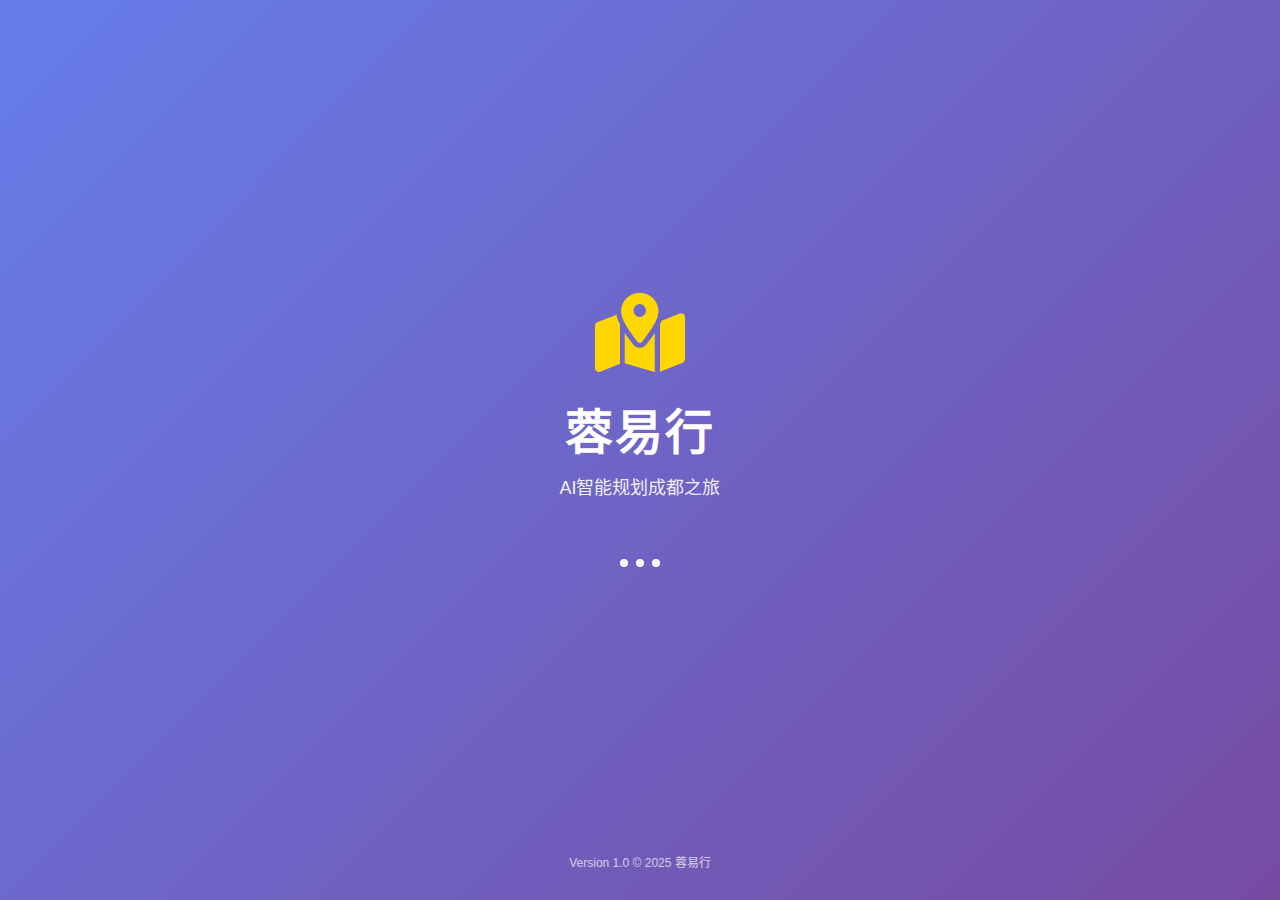
<file: index.html>
<!DOCTYPE html>
<html lang="zh-CN">
<head>
    <meta charset="UTF-8">
    <meta name="viewport" content="width=device-width, initial-scale=1.0">
    <title>蓉易行 - AI智能规划成都之旅</title>
    <!-- 公共样式 -->
    <link rel="stylesheet" href="styles/common.css">
    <!-- 启动页面样式 -->
    <link rel="stylesheet" href="styles/splash.css">
    <!-- 图标库 -->
    <link rel="stylesheet" href="https://cdnjs.cloudflare.com/ajax/libs/font-awesome/6.0.0/css/all.min.css">
</head>
<body>
    <div class="splash-screen">
        <div class="splash-content">
            <div class="logo-section">
                <i class="fas fa-map-marked-alt logo-icon"></i>
                <h1 class="brand-title">蓉易行</h1>
                <p class="brand-slogan">AI智能规划成都之旅</p>
            </div>
            <div class="loading-animation">
                <div class="dot"></div>
                <div class="dot"></div>
                <div class="dot"></div>
            </div>
            <div class="version-info">
                <p>Version 1.0 © 2025 蓉易行</p>
            </div>
        </div>
    </div>

    <!-- 公共JS -->
    <script src="js/common.js"></script>
    <!-- 启动页面JS -->
    <script src="js/splash.js"></script>
</body>
</html>
</file>
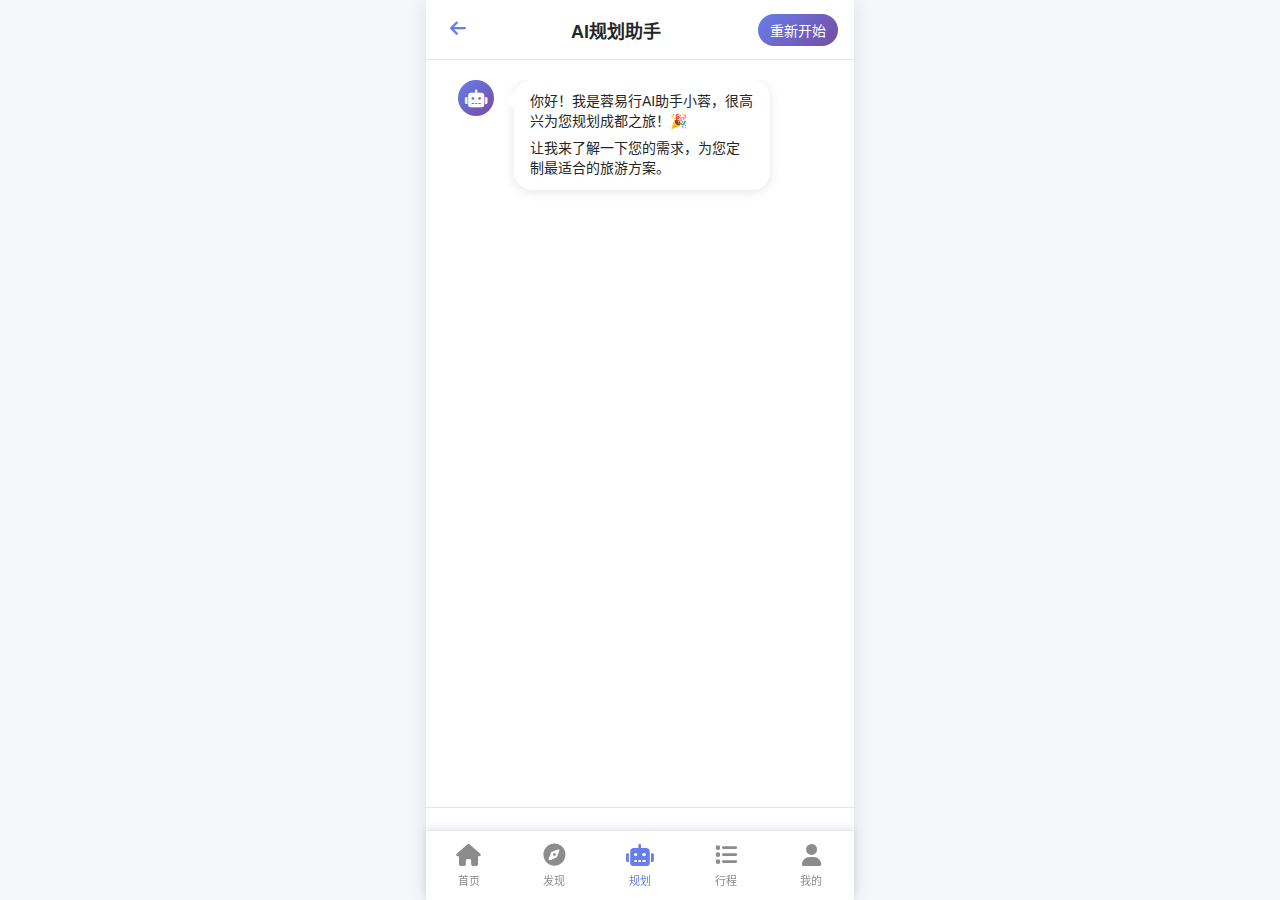
<file: chat.html>
<!DOCTYPE html>
<html lang="zh-CN">
<head>
    <meta charset="UTF-8">
    <meta name="viewport" content="width=device-width, initial-scale=1.0">
    <title>AI规划助手 - 蓉易行</title>
    <!-- 公共样式 -->
    <link rel="stylesheet" href="styles/common.css">
    <!-- 聊天页面样式 -->
    <link rel="stylesheet" href="styles/chat.css">
    <!-- 图标库 -->
    <link rel="stylesheet" href="https://cdnjs.cloudflare.com/ajax/libs/font-awesome/6.0.0/css/all.min.css">
</head>
<body>
    <div class="container">
        <div class="page chat-page">
            <!-- 页面头部 -->
            <div class="page-header">
                <a href="home.html" class="back-btn">
                    <i class="fas fa-arrow-left"></i>
                </a>
                <div class="title">AI规划助手</div>
                <a href="#" class="action-btn" onclick="resetChat()">重新开始</a>
            </div>

            <!-- 聊天内容区 -->
            <div class="chat-content">
                <div class="chat-messages" id="chatMessages">
                    <!-- 初始消息 -->
                    <div class="message ai-message">
                        <div class="avatar">
                            <i class="fas fa-robot"></i>
                        </div>
                        <div class="message-content">
                            <div class="message-bubble">
                                <p>你好！我是蓉易行AI助手小蓉，很高兴为您规划成都之旅！🎉</p>
                                <p>让我来了解一下您的需求，为您定制最适合的旅游方案。</p>
                            </div>
                        </div>
                    </div>
                </div>
                
                <!-- 思考动画 -->
                <div class="thinking-animation" id="thinkingAnimation" style="display: none;">
                    <div class="avatar">
                        <i class="fas fa-robot"></i>
                    </div>
                    <div class="thinking-bubbles">
                        <div class="thinking-bubble">
                            <div class="dot"></div>
                            <div class="dot"></div>
                            <div class="dot"></div>
                        </div>
                    </div>
                </div>
            </div>

            <!-- 输入区域 -->
            <div class="chat-input-area">
                <!-- 快捷回复选项 -->
                <div class="quick-replies" id="quickReplies">
                    <!-- 快捷回复将由JS动态生成 -->
                </div>
                
                <!-- 输入框 -->
                <div class="input-container">
                    <div class="input-group">
                        <input type="text" class="input chat-input" id="chatInput" 
                               placeholder="请输入您的回答..." maxlength="200">
                        <button class="btn btn-primary btn-send" id="sendBtn" onclick="sendMessage()">
                            <i class="fas fa-paper-plane"></i>
                        </button>
                    </div>
                </div>
            </div>
        </div>

        <!-- 底部导航 -->
        <div id="bottomNavigation"></div>
    </div>

    <!-- 公共JS -->
    <script src="js/common.js"></script>
    <!-- 聊天页面JS -->
    <script src="js/chat.js"></script>
</body>
</html>
</file>
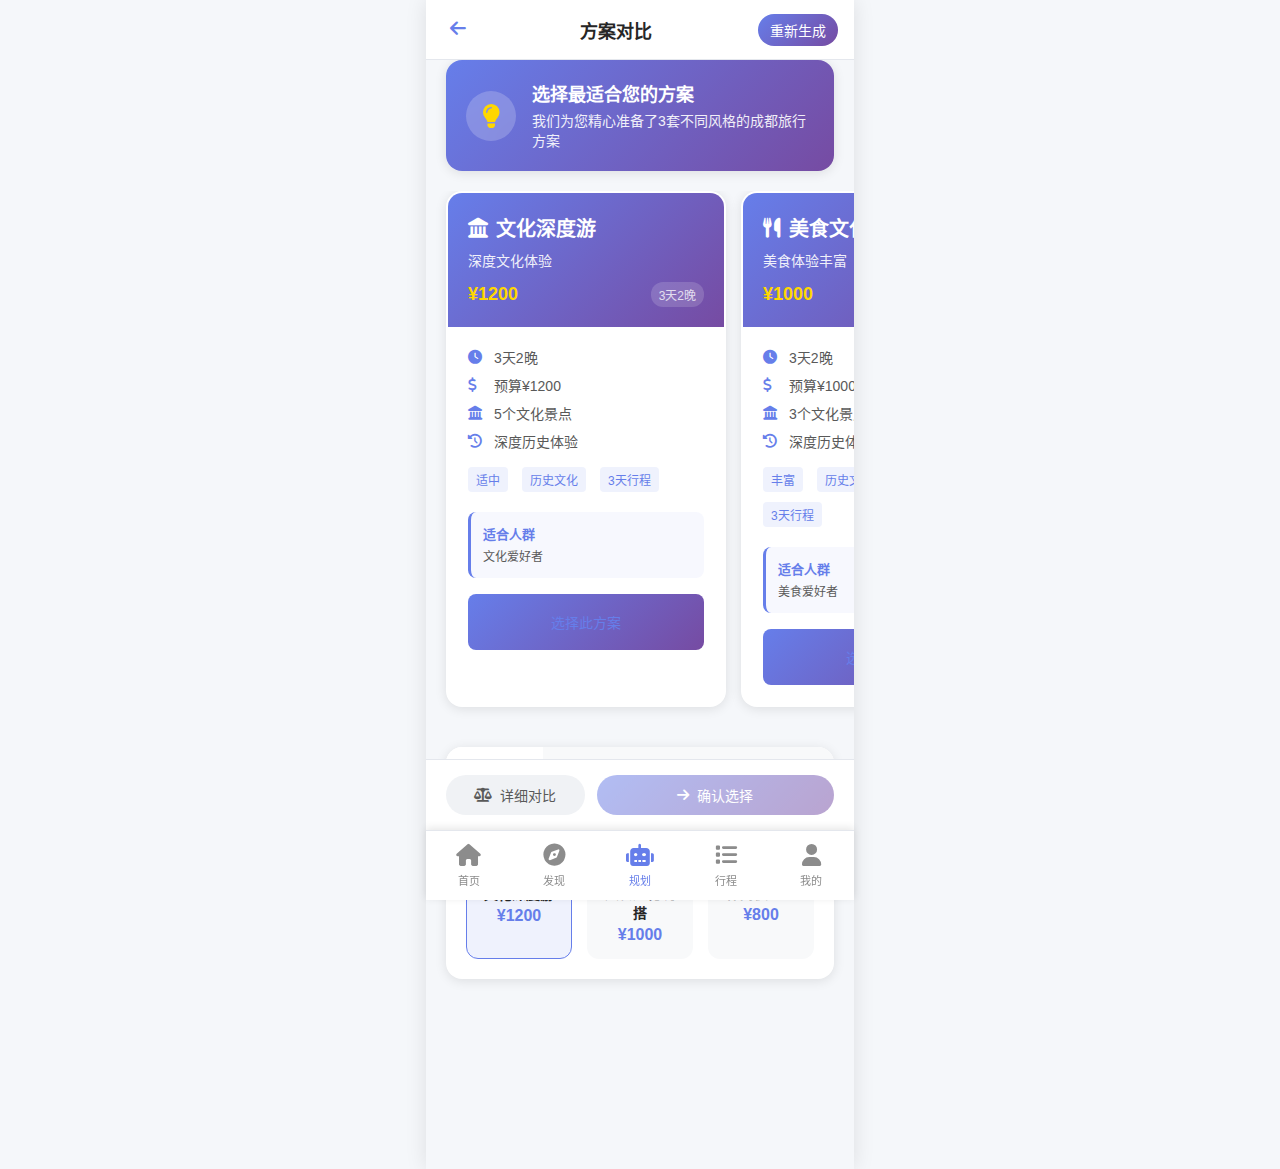
<file: compare.html>
<!DOCTYPE html>
<html lang="zh-CN">
<head>
    <meta charset="UTF-8">
    <meta name="viewport" content="width=device-width, initial-scale=1.0">
    <title>方案对比 - 蓉易行</title>
    <!-- 公共样式 -->
    <link rel="stylesheet" href="styles/common.css">
    <!-- 对比页面样式 -->
    <link rel="stylesheet" href="styles/compare.css">
    <!-- 图标库 -->
    <link rel="stylesheet" href="https://cdnjs.cloudflare.com/ajax/libs/font-awesome/6.0.0/css/all.min.css">
</head>
<body>
    <div class="container">
        <div class="page compare-page">
            <!-- 页面头部 -->
            <div class="page-header">
                <a href="generating.html" class="back-btn">
                    <i class="fas fa-arrow-left"></i>
                </a>
                <div class="title">方案对比</div>
                <a href="#" class="action-btn" onclick="regeneratePlans()">重新生成</a>
            </div>

            <!-- 方案选择指南 -->
            <div class="selection-guide">
                <div class="guide-icon">
                    <i class="fas fa-lightbulb"></i>
                </div>
                <div class="guide-text">
                    <h3>选择最适合您的方案</h3>
                    <p>我们为您精心准备了3套不同风格的成都旅行方案</p>
                </div>
            </div>

            <!-- 方案对比卡片 -->
            <div class="plans-container" id="plansContainer">
                <!-- 方案卡片将由JavaScript动态生成 -->
            </div>

            <!-- 对比维度切换 -->
            <div class="comparison-tabs">
                <div class="tab-nav">
                    <button class="tab-btn active" data-tab="overview" onclick="switchTab('overview')">
                        <i class="fas fa-eye"></i>
                        <span>概览</span>
                    </button>
                    <button class="tab-btn" data-tab="schedule" onclick="switchTab('schedule')">
                        <i class="fas fa-calendar-alt"></i>
                        <span>行程</span>
                    </button>
                    <button class="tab-btn" data-tab="budget" onclick="switchTab('budget')">
                        <i class="fas fa-dollar-sign"></i>
                        <span>费用</span>
                    </button>
                    <button class="tab-btn" data-tab="features" onclick="switchTab('features')">
                        <i class="fas fa-star"></i>
                        <span>特色</span>
                    </button>
                </div>

                <!-- 对比内容 -->
                <div class="tab-content" id="tabContent">
                    <!-- 内容将由JavaScript动态生成 -->
                </div>
            </div>

            <!-- 选择操作区 -->
            <div class="selection-actions">
                <div class="selection-info" id="selectionInfo" style="display: none;">
                    <div class="selected-plan-preview">
                        <i class="fas fa-check-circle"></i>
                        <span id="selectedPlanName">已选择：文化深度游</span>
                    </div>
                </div>
                
                <div class="action-buttons">
                    <button class="btn btn-secondary compare-all-btn" onclick="showDetailedComparison()">
                        <i class="fas fa-balance-scale"></i>
                        详细对比
                    </button>
                    <button class="btn btn-primary select-plan-btn" id="selectPlanBtn" 
                            onclick="confirmSelection()" disabled>
                        <i class="fas fa-arrow-right"></i>
                        确认选择
                    </button>
                </div>
            </div>

            <!-- 详细对比弹窗 -->
            <div class="detailed-comparison-modal" id="detailedModal" style="display: none;">
                <div class="modal-overlay" onclick="closeDetailedModal()"></div>
                <div class="modal-content">
                    <div class="modal-header">
                        <h3>详细方案对比</h3>
                        <button class="close-btn" onclick="closeDetailedModal()">
                            <i class="fas fa-times"></i>
                        </button>
                    </div>
                    <div class="modal-body">
                        <div class="comparison-table" id="comparisonTable">
                            <!-- 对比表格将由JavaScript生成 -->
                        </div>
                    </div>
                </div>
            </div>
        </div>

        <!-- 底部导航 -->
        <div id="bottomNavigation"></div>
    </div>

    <!-- 公共JS -->
    <script src="js/common.js"></script>
    <!-- 对比页面JS -->
    <script src="js/compare.js"></script>
</body>
</html>
</file>
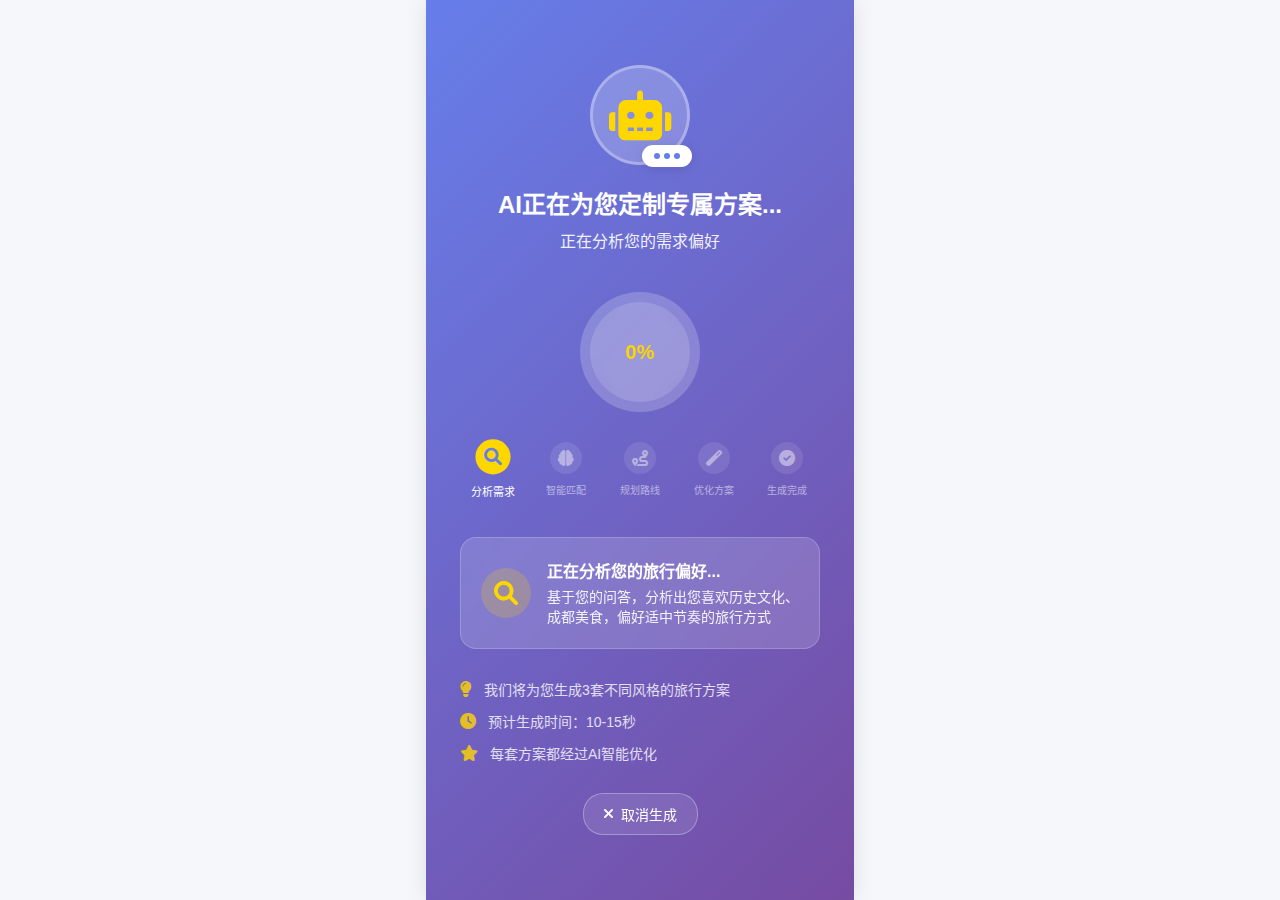
<file: generating.html>
<!DOCTYPE html>
<html lang="zh-CN">
<head>
    <meta charset="UTF-8">
    <meta name="viewport" content="width=device-width, initial-scale=1.0">
    <title>方案生成中 - 蓉易行</title>
    <!-- 公共样式 -->
    <link rel="stylesheet" href="styles/common.css">
    <!-- 生成页面样式 -->
    <link rel="stylesheet" href="styles/generating.css">
    <!-- 图标库 -->
    <link rel="stylesheet" href="https://cdnjs.cloudflare.com/ajax/libs/font-awesome/6.0.0/css/all.min.css">
</head>
<body>
    <div class="container">
        <div class="page generating-page">
            <!-- 生成主界面 -->
            <div class="generating-content">
                <!-- AI头像和状态 -->
                <div class="ai-avatar-section">
                    <div class="ai-avatar">
                        <i class="fas fa-robot"></i>
                        <div class="thinking-indicator">
                            <div class="thinking-dot"></div>
                            <div class="thinking-dot"></div>
                            <div class="thinking-dot"></div>
                        </div>
                    </div>
                    <h2 class="ai-status" id="aiStatus">AI正在为您定制专属方案...</h2>
                    <p class="ai-subtitle" id="aiSubtitle">正在分析您的需求偏好</p>
                </div>

                <!-- 进度指示器 -->
                <div class="progress-section">
                    <div class="progress-circle" id="progressCircle">
                        <div class="progress-inner">
                            <span class="progress-percentage" id="progressPercentage">0%</span>
                        </div>
                    </div>
                    <div class="progress-steps" id="progressSteps">
                        <div class="step active" data-step="1">
                            <i class="fas fa-search"></i>
                            <span>分析需求</span>
                        </div>
                        <div class="step" data-step="2">
                            <i class="fas fa-brain"></i>
                            <span>智能匹配</span>
                        </div>
                        <div class="step" data-step="3">
                            <i class="fas fa-route"></i>
                            <span>规划路线</span>
                        </div>
                        <div class="step" data-step="4">
                            <i class="fas fa-magic"></i>
                            <span>优化方案</span>
                        </div>
                        <div class="step" data-step="5">
                            <i class="fas fa-check-circle"></i>
                            <span>生成完成</span>
                        </div>
                    </div>
                </div>

                <!-- 生成过程详情 -->
                <div class="generation-details">
                    <div class="detail-card" id="detailCard">
                        <div class="detail-icon">
                            <i class="fas fa-search"></i>
                        </div>
                        <div class="detail-content">
                            <h4 id="detailTitle">正在分析您的旅行偏好...</h4>
                            <p id="detailDescription">基于您的问答，分析出您喜欢历史文化、成都美食，偏好适中节奏的旅行方式</p>
                        </div>
                    </div>
                </div>

                <!-- 生成提示信息 -->
                <div class="generation-tips">
                    <div class="tip-item">
                        <i class="fas fa-lightbulb"></i>
                        <span>我们将为您生成3套不同风格的旅行方案</span>
                    </div>
                    <div class="tip-item">
                        <i class="fas fa-clock"></i>
                        <span>预计生成时间：10-15秒</span>
                    </div>
                    <div class="tip-item">
                        <i class="fas fa-star"></i>
                        <span>每套方案都经过AI智能优化</span>
                    </div>
                </div>

                <!-- 取消按钮 -->
                <div class="action-section">
                    <button class="btn btn-secondary cancel-btn" id="cancelBtn" onclick="cancelGeneration()">
                        <i class="fas fa-times"></i>
                        取消生成
                    </button>
                </div>
            </div>

            <!-- 生成完成界面 -->
            <div class="generation-complete" id="generationComplete" style="display: none;">
                <div class="complete-animation">
                    <div class="success-icon">
                        <i class="fas fa-check"></i>
                    </div>
                </div>
                <h2>🎉 专属方案生成完成！</h2>
                <p>已为您精心准备3套不同风格的成都旅行方案</p>
                <div class="plan-preview">
                    <div class="preview-item">
                        <i class="fas fa-landmark"></i>
                        <span>文化深度游</span>
                    </div>
                    <div class="preview-item">
                        <i class="fas fa-utensils"></i>
                        <span>美食文化混搭</span>
                    </div>
                    <div class="preview-item">
                        <i class="fas fa-coffee"></i>
                        <span>休闲慢生活</span>
                    </div>
                </div>
                <button class="btn btn-primary btn-large view-plans-btn" onclick="viewPlans()">
                    <i class="fas fa-eye"></i>
                    查看方案对比
                </button>
            </div>
        </div>
    </div>

    <!-- 公共JS -->
    <script src="js/common.js"></script>
    <!-- 方案生成页面JS -->
    <script src="js/generating.js"></script>
</body>
</html>
</file>
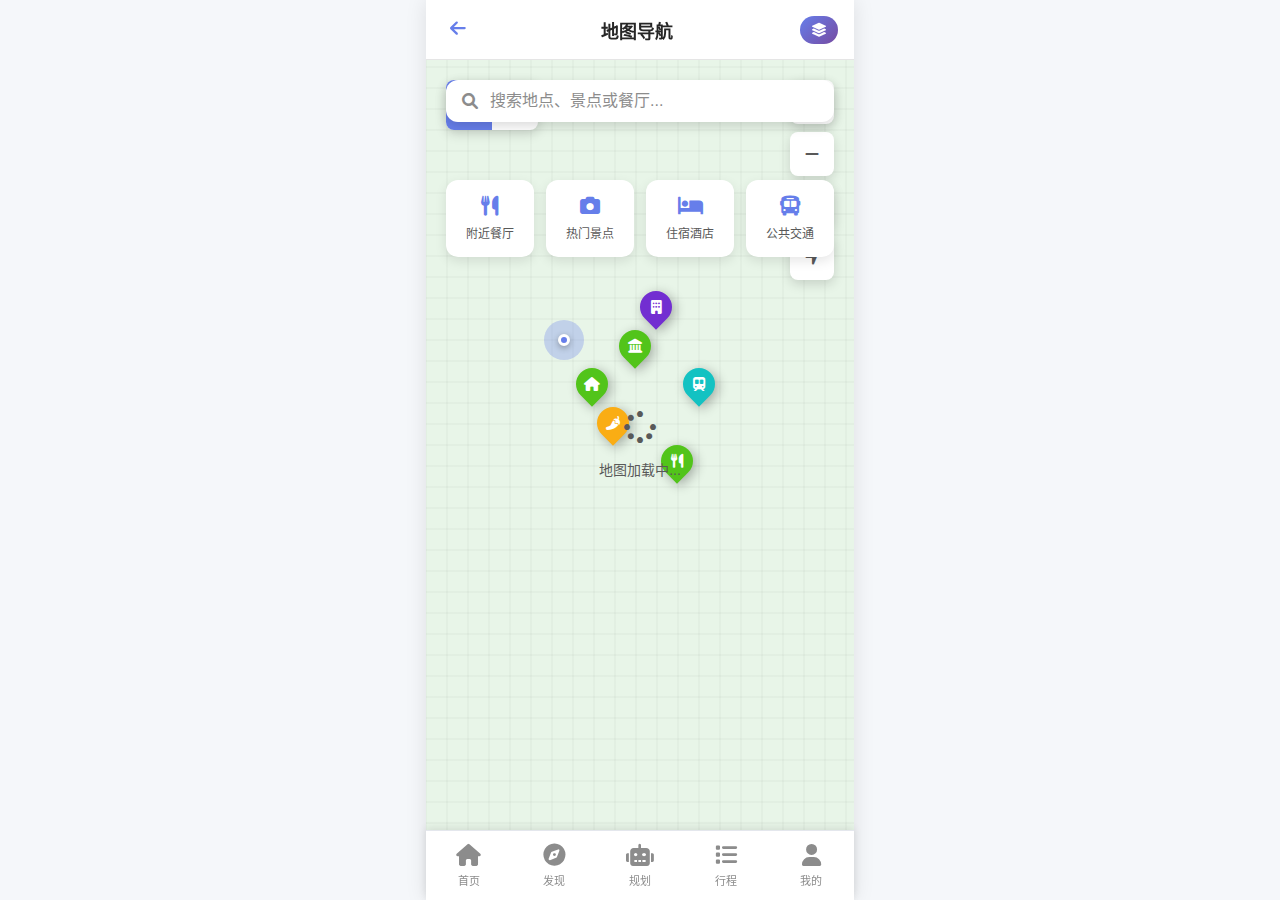
<file: map.html>
<!DOCTYPE html>
<html lang="zh-CN">
<head>
    <meta charset="UTF-8">
    <meta name="viewport" content="width=device-width, initial-scale=1.0">
    <title>地图导航 - 蓉易行</title>
    <!-- 公共样式 -->
    <link rel="stylesheet" href="styles/common.css">
    <!-- 地图页面样式 -->
    <link rel="stylesheet" href="styles/map.css">
    <!-- 图标库 -->
    <link rel="stylesheet" href="https://cdnjs.cloudflare.com/ajax/libs/font-awesome/6.0.0/css/all.min.css">
</head>
<body>
    <div class="container">
        <div class="page map-page">
            <!-- 页面头部 -->
            <div class="page-header">
                <a href="todo.html" class="back-btn">
                    <i class="fas fa-arrow-left"></i>
                </a>
                <div class="title">地图导航</div>
                <a href="#" class="action-btn" onclick="toggleMapType()">
                    <i class="fas fa-layer-group" id="mapTypeIcon"></i>
                </a>
            </div>

            <!-- 地图容器 -->
            <div class="map-container">
                <!-- 模拟地图区域 -->
                <div class="map-canvas" id="mapCanvas">
                    <!-- 地图背景 -->
                    <div class="map-background"></div>
                    
                    <!-- 地图标记点 -->
                    <div class="map-markers" id="mapMarkers">
                        <!-- 标记点将由JavaScript动态生成 -->
                    </div>
                    
                    <!-- 路线轨迹 -->
                    <div class="route-path" id="routePath">
                        <!-- 路线将由JavaScript动态生成 -->
                    </div>
                    
                    <!-- 当前位置 -->
                    <div class="current-location" id="currentLocation">
                        <div class="location-pulse"></div>
                        <div class="location-dot"></div>
                    </div>
                </div>

                <!-- 地图控制器 -->
                <div class="map-controls">
                    <button class="control-btn" onclick="zoomIn()" title="放大">
                        <i class="fas fa-plus"></i>
                    </button>
                    <button class="control-btn" onclick="zoomOut()" title="缩小">
                        <i class="fas fa-minus"></i>
                    </button>
                    <button class="control-btn" onclick="resetView()" title="重置视图">
                        <i class="fas fa-crosshairs"></i>
                    </button>
                    <button class="control-btn" onclick="toggleCurrentLocation()" title="我的位置">
                        <i class="fas fa-location-arrow"></i>
                    </button>
                </div>

                <!-- 地图模式切换 -->
                <div class="map-mode-switch">
                    <button class="mode-btn active" data-mode="satellite" onclick="switchMapMode('satellite')">
                        <i class="fas fa-satellite"></i>
                        <span>卫星</span>
                    </button>
                    <button class="mode-btn" data-mode="street" onclick="switchMapMode('street')">
                        <i class="fas fa-road"></i>
                        <span>街道</span>
                    </button>
                </div>
            </div>

            <!-- 导航信息卡片 -->
            <div class="navigation-card" id="navigationCard">
                <div class="nav-header">
                    <div class="nav-status">
                        <div class="status-icon">
                            <i class="fas fa-route"></i>
                        </div>
                        <div class="status-info">
                            <h3 id="navTitle">前往杜甫草堂</h3>
                            <p id="navSubtitle">距离约1.2公里 · 预计8分钟</p>
                        </div>
                    </div>
                    <button class="nav-close" onclick="closeNavigation()">
                        <i class="fas fa-times"></i>
                    </button>
                </div>
                
                <div class="nav-instructions" id="navInstructions">
                    <div class="instruction-item active">
                        <div class="instruction-icon">
                            <i class="fas fa-arrow-up"></i>
                        </div>
                        <div class="instruction-text">
                            <span class="distance">200米后</span>
                            <span class="action">直行进入青羊大道</span>
                        </div>
                    </div>
                </div>
                
                <div class="nav-actions">
                    <button class="nav-btn nav-btn-secondary" onclick="pauseNavigation()">
                        <i class="fas fa-pause"></i>
                        暂停导航
                    </button>
                    <button class="nav-btn nav-btn-primary" onclick="startVoiceNavigation()">
                        <i class="fas fa-volume-up"></i>
                        语音导航
                    </button>
                </div>
            </div>

            <!-- 地点搜索栏 -->
            <div class="search-bar" id="searchBar">
                <div class="search-input-container">
                    <i class="fas fa-search"></i>
                    <input type="text" id="searchInput" placeholder="搜索地点、景点或餐厅..." 
                           onkeyup="handleSearch(event)" onfocus="showSearchSuggestions()">
                    <button class="search-clear" onclick="clearSearch()" style="display: none;">
                        <i class="fas fa-times"></i>
                    </button>
                </div>
                
                <!-- 搜索建议 -->
                <div class="search-suggestions" id="searchSuggestions" style="display: none;">
                    <div class="suggestions-header">
                        <h4>热门景点</h4>
                    </div>
                    <div class="suggestions-list" id="suggestionsList">
                        <!-- 建议列表将由JavaScript动态生成 -->
                    </div>
                </div>
            </div>

            <!-- 快速入口 -->
            <div class="quick-access" id="quickAccess">
                <div class="quick-items">
                    <div class="quick-item" onclick="searchNearby('restaurant')">
                        <i class="fas fa-utensils"></i>
                        <span>附近餐厅</span>
                    </div>
                    <div class="quick-item" onclick="searchNearby('attraction')">
                        <i class="fas fa-camera"></i>
                        <span>热门景点</span>
                    </div>
                    <div class="quick-item" onclick="searchNearby('hotel')">
                        <i class="fas fa-bed"></i>
                        <span>住宿酒店</span>
                    </div>
                    <div class="quick-item" onclick="searchNearby('transport')">
                        <i class="fas fa-bus"></i>
                        <span>公共交通</span>
                    </div>
                </div>
            </div>

            <!-- 地点详情弹窗 -->
            <div class="place-modal" id="placeModal" style="display: none;">
                <div class="modal-overlay" onclick="closePlaceModal()"></div>
                <div class="modal-content">
                    <div class="modal-header">
                        <div class="place-image" id="placeImage">
                            <i class="fas fa-image"></i>
                        </div>
                        <button class="close-btn" onclick="closePlaceModal()">
                            <i class="fas fa-times"></i>
                        </button>
                    </div>
                    <div class="modal-body">
                        <h3 id="placeName">杜甫草堂</h3>
                        <div class="place-rating">
                            <div class="rating-stars">
                                <i class="fas fa-star"></i>
                                <i class="fas fa-star"></i>
                                <i class="fas fa-star"></i>
                                <i class="fas fa-star"></i>
                                <i class="fas fa-star-half-alt"></i>
                            </div>
                            <span class="rating-text" id="placeRating">4.7分</span>
                            <span class="review-count" id="reviewCount">2.3k条评论</span>
                        </div>
                        <div class="place-info">
                            <div class="info-item">
                                <i class="fas fa-map-marker-alt"></i>
                                <span id="placeAddress">青羊区青华路37号</span>
                            </div>
                            <div class="info-item">
                                <i class="fas fa-phone"></i>
                                <span id="placePhone">028-87319258</span>
                            </div>
                            <div class="info-item">
                                <i class="fas fa-clock"></i>
                                <span id="placeHours">08:00-18:00</span>
                            </div>
                            <div class="info-item">
                                <i class="fas fa-dollar-sign"></i>
                                <span id="placePrice">¥60</span>
                            </div>
                        </div>
                        <div class="place-description" id="placeDescription">
                            唐代大诗人杜甫流寓成都时的故居，现为中国古典园林和文学遗址。
                        </div>
                        <div class="place-tags" id="placeTags">
                            <span class="tag">历史文化</span>
                            <span class="tag">园林建筑</span>
                            <span class="tag">诗词文化</span>
                        </div>
                    </div>
                    <div class="modal-actions">
                        <button class="btn btn-secondary" onclick="addToFavorites()">
                            <i class="fas fa-heart"></i>
                            收藏
                        </button>
                        <button class="btn btn-primary" onclick="startNavigation()">
                            <i class="fas fa-navigation"></i>
                            开始导航
                        </button>
                    </div>
                </div>
            </div>

            <!-- 导航模式提示 -->
            <div class="navigation-status" id="navigationStatus" style="display: none;">
                <div class="status-content">
                    <i class="fas fa-navigation"></i>
                    <span>导航进行中...</span>
                    <button onclick="stopNavigation()">结束</button>
                </div>
            </div>
        </div>

        <!-- 底部导航 -->
        <div id="bottomNavigation"></div>
    </div>

    <!-- 公共JS -->
    <script src="js/common.js"></script>
    <!-- 地图页面JS -->
    <script src="js/map.js"></script>
</body>
</html>
</file>
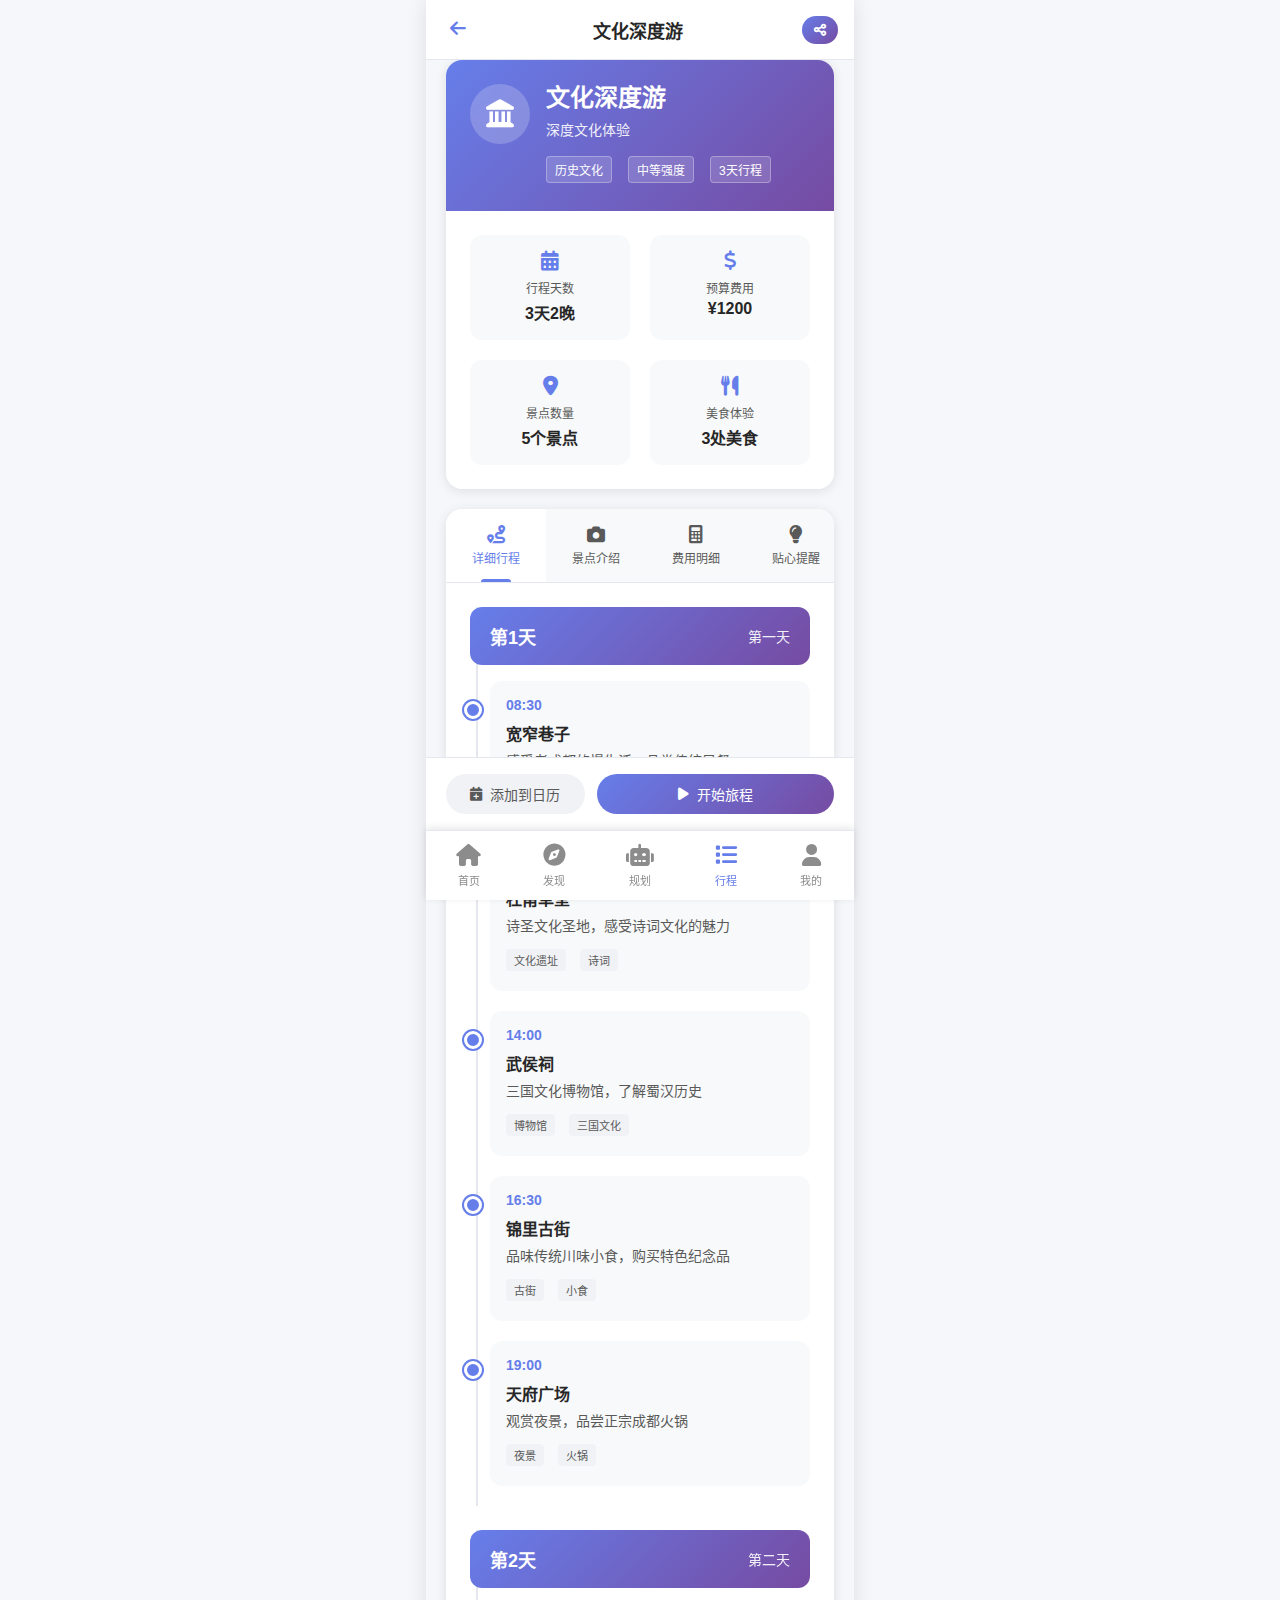
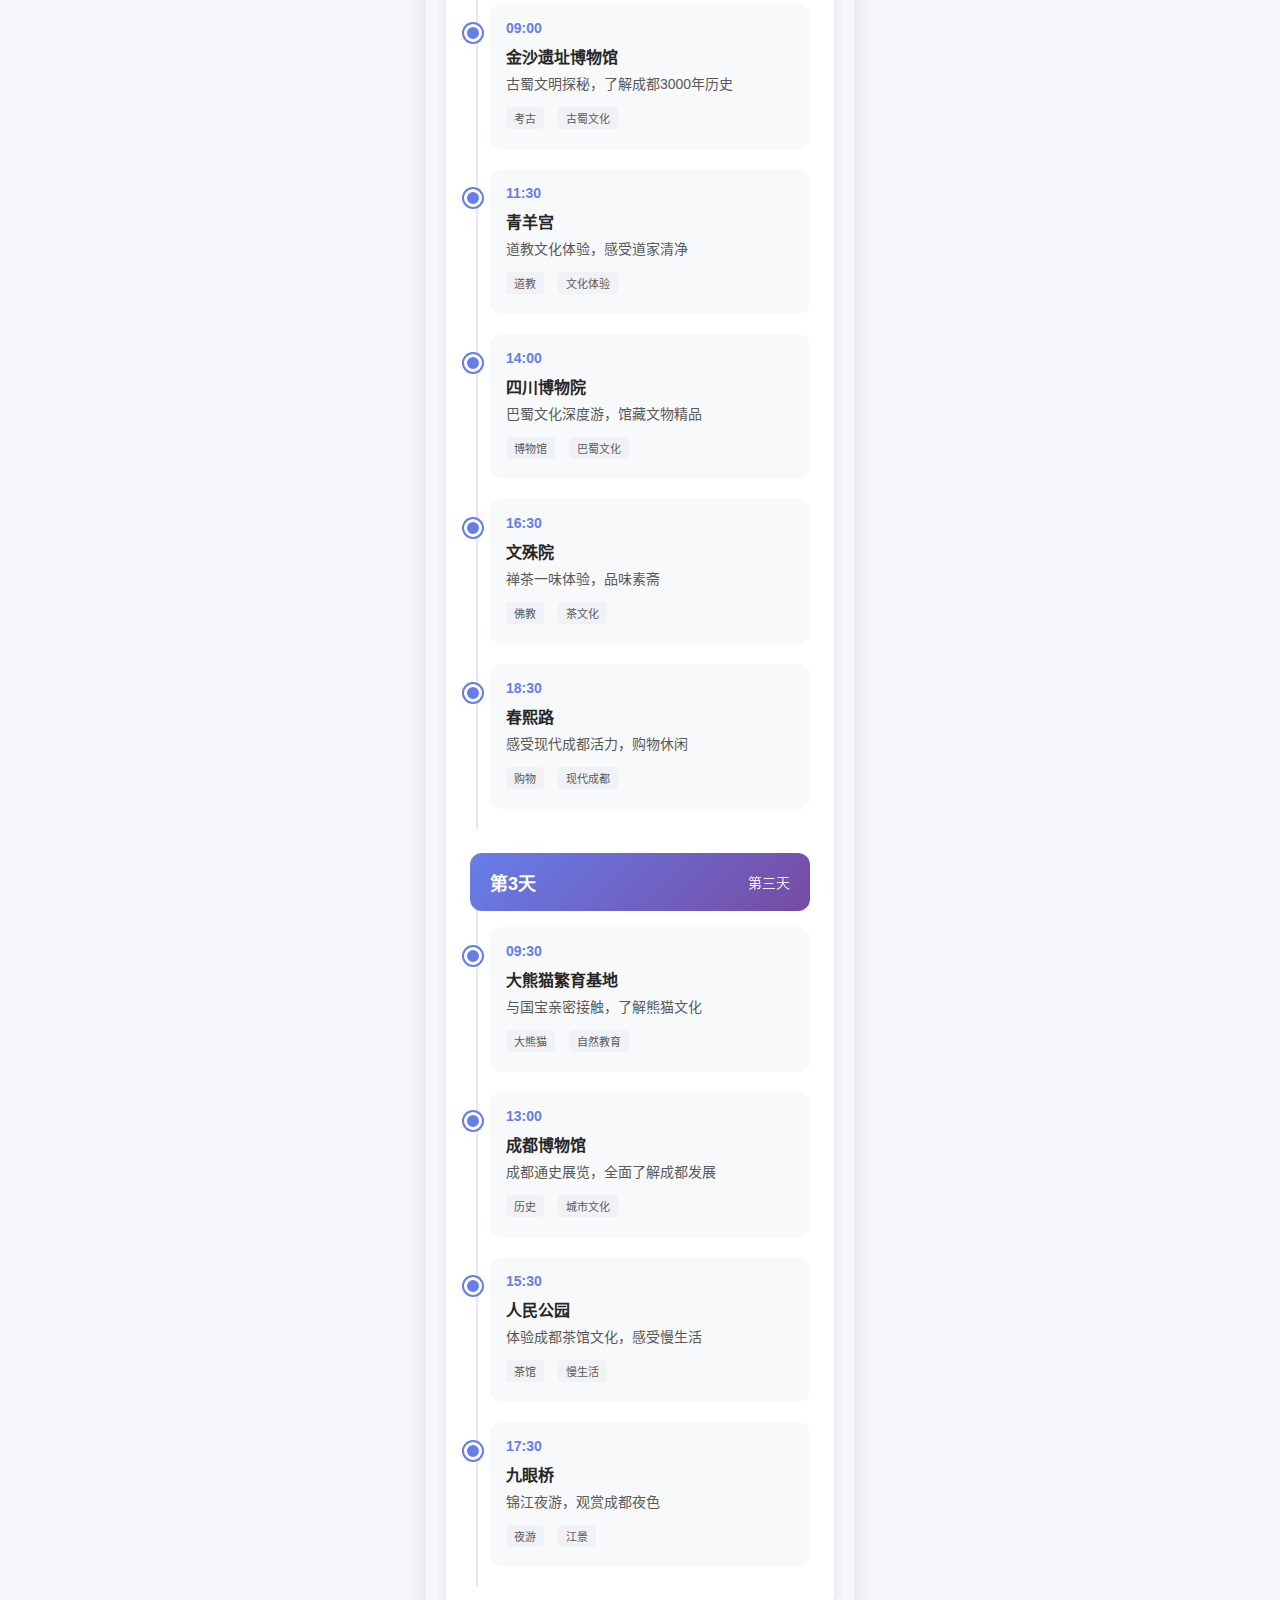
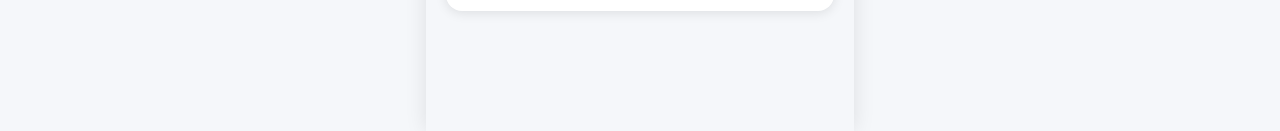
<file: plan-detail.html>
<!DOCTYPE html>
<html lang="zh-CN">
<head>
    <meta charset="UTF-8">
    <meta name="viewport" content="width=device-width, initial-scale=1.0">
    <title>方案详情 - 蓉易行</title>
    <!-- 公共样式 -->
    <link rel="stylesheet" href="styles/common.css">
    <!-- 方案详情页面样式 -->
    <link rel="stylesheet" href="styles/plan-detail.css">
    <!-- 图标库 -->
    <link rel="stylesheet" href="https://cdnjs.cloudflare.com/ajax/libs/font-awesome/6.0.0/css/all.min.css">
</head>
<body>
    <div class="container">
        <div class="page plan-detail-page">
            <!-- 页面头部 -->
            <div class="page-header">
                <a href="compare.html" class="back-btn">
                    <i class="fas fa-arrow-left"></i>
                </a>
                <div class="title" id="planTitle">文化深度游</div>
                <a href="#" class="action-btn" onclick="sharePlan()">
                    <i class="fas fa-share-alt"></i>
                </a>
            </div>

            <!-- 方案概览卡片 -->
            <div class="plan-overview-card">
                <div class="plan-header">
                    <div class="plan-icon">
                        <i class="fas fa-landmark" id="planIcon"></i>
                    </div>
                    <div class="plan-info">
                        <h2 class="plan-name" id="planName">文化深度游</h2>
                        <p class="plan-subtitle" id="planSubtitle">深度体验成都的历史文化底蕴</p>
                        <div class="plan-tags" id="planTags">
                            <span class="tag tag-primary">历史文化</span>
                            <span class="tag tag-secondary">适中强度</span>
                            <span class="tag tag-accent">3天行程</span>
                        </div>
                    </div>
                </div>
                <div class="plan-summary">
                    <div class="summary-item">
                        <i class="fas fa-calendar-alt"></i>
                        <span class="label">行程天数</span>
                        <span class="value" id="planDays">3天2晚</span>
                    </div>
                    <div class="summary-item">
                        <i class="fas fa-dollar-sign"></i>
                        <span class="label">预算费用</span>
                        <span class="value" id="planBudget">¥1,580</span>
                    </div>
                    <div class="summary-item">
                        <i class="fas fa-map-marker-alt"></i>
                        <span class="label">景点数量</span>
                        <span class="value" id="planSpots">8个景点</span>
                    </div>
                    <div class="summary-item">
                        <i class="fas fa-utensils"></i>
                        <span class="label">美食体验</span>
                        <span class="value" id="planFood">5处美食</span>
                    </div>
                </div>
            </div>

            <!-- 内容标签页 -->
            <div class="content-tabs">
                <div class="tab-nav">
                    <button class="tab-btn active" data-tab="itinerary" onclick="switchTab('itinerary')">
                        <i class="fas fa-route"></i>
                        <span>详细行程</span>
                    </button>
                    <button class="tab-btn" data-tab="attractions" onclick="switchTab('attractions')">
                        <i class="fas fa-camera"></i>
                        <span>景点介绍</span>
                    </button>
                    <button class="tab-btn" data-tab="budget" onclick="switchTab('budget')">
                        <i class="fas fa-calculator"></i>
                        <span>费用明细</span>
                    </button>
                    <button class="tab-btn" data-tab="tips" onclick="switchTab('tips')">
                        <i class="fas fa-lightbulb"></i>
                        <span>贴心提醒</span>
                    </button>
                </div>

                <!-- 标签页内容 -->
                <div class="tab-content" id="tabContent">
                    <!-- 内容将由JavaScript动态生成 -->
                </div>
            </div>

            <!-- 操作按钮区 -->
            <div class="action-buttons">
                <button class="btn btn-secondary add-to-calendar-btn" onclick="addToCalendar()">
                    <i class="fas fa-calendar-plus"></i>
                    添加到日历
                </button>
                <button class="btn btn-primary start-journey-btn" onclick="startJourney()">
                    <i class="fas fa-play"></i>
                    开始旅程
                </button>
            </div>

            <!-- 收藏成功提示 -->
            <div class="success-popup" id="successPopup" style="display: none;">
                <div class="popup-content">
                    <div class="popup-icon">
                        <i class="fas fa-check"></i>
                    </div>
                    <h3>操作成功</h3>
                    <p id="successMessage">已添加到您的旅行计划</p>
                </div>
            </div>
        </div>

        <!-- 底部导航 -->
        <div id="bottomNavigation"></div>
    </div>

    <!-- 公共JS -->
    <script src="js/common.js"></script>
    <!-- 方案详情页面JS -->
    <script src="js/plan-detail.js"></script>
</body>
</html>
</file>
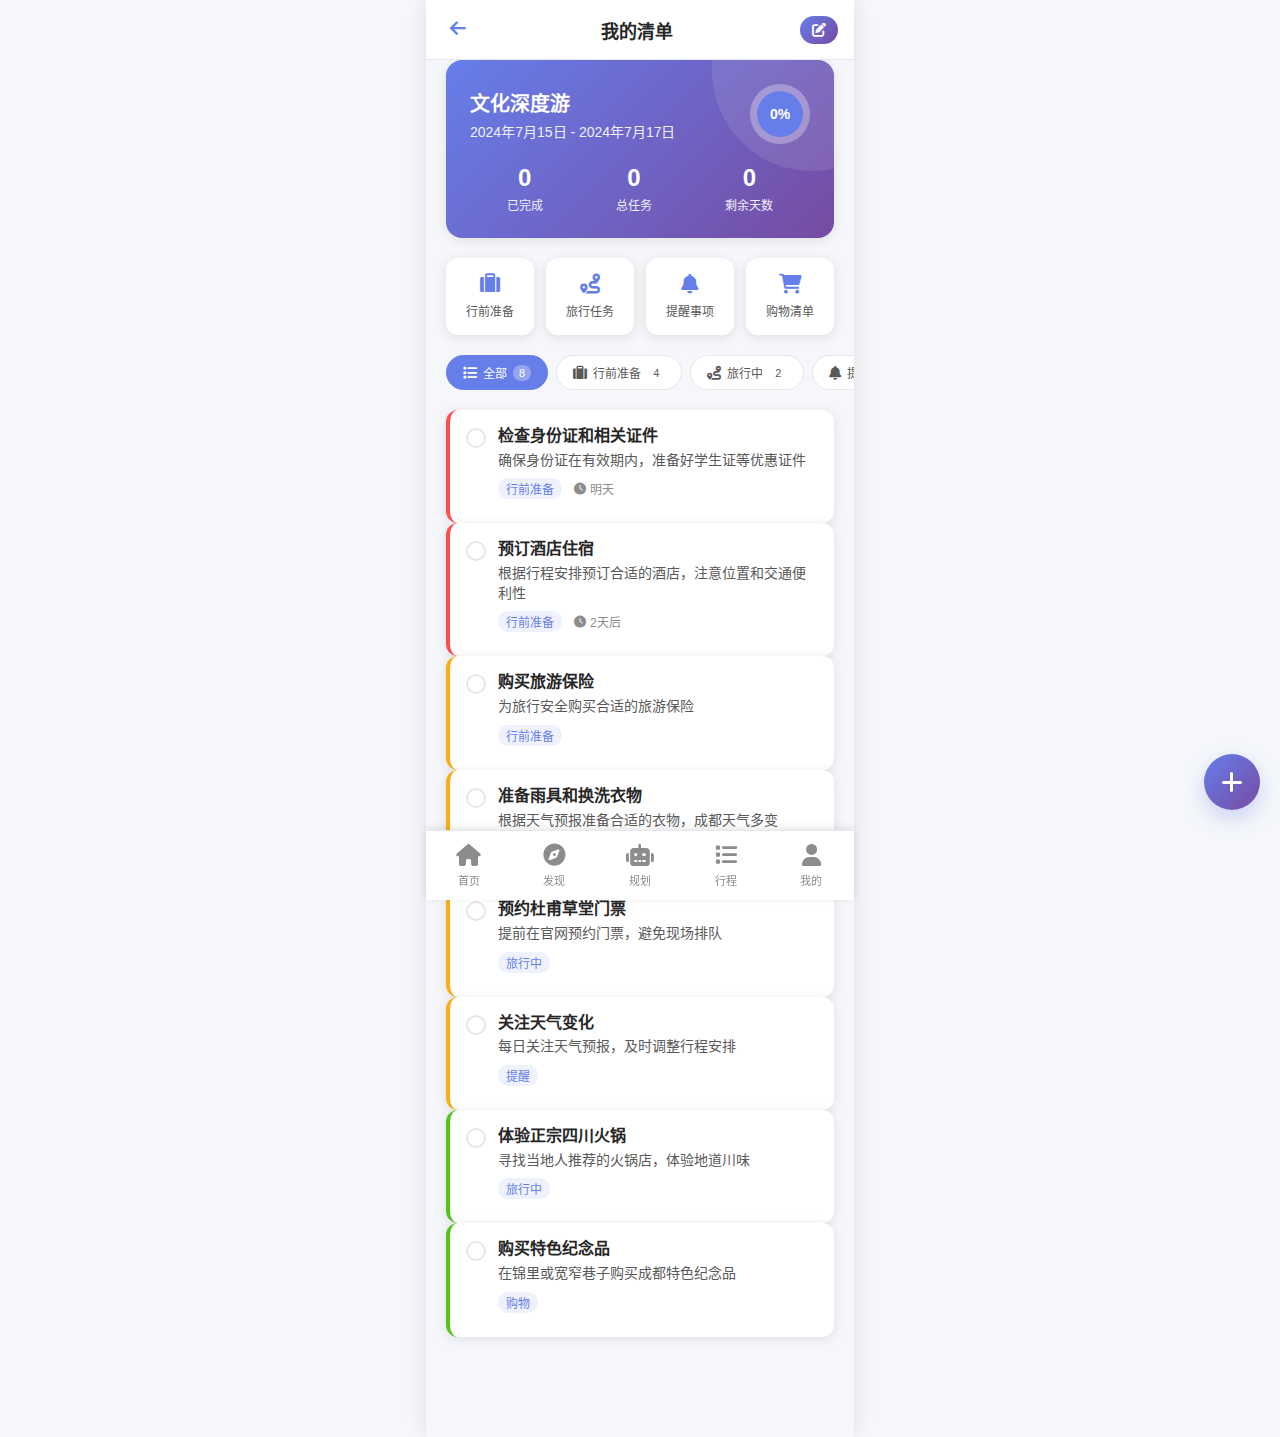
<file: todo.html>
<!DOCTYPE html>
<html lang="zh-CN">
<head>
    <meta charset="UTF-8">
    <meta name="viewport" content="width=device-width, initial-scale=1.0">
    <title>我的清单 - 蓉易行</title>
    <!-- 公共样式 -->
    <link rel="stylesheet" href="styles/common.css">
    <!-- Todo页面样式 -->
    <link rel="stylesheet" href="styles/todo.css">
    <!-- 图标库 -->
    <link rel="stylesheet" href="https://cdnjs.cloudflare.com/ajax/libs/font-awesome/6.0.0/css/all.min.css">
</head>
<body>
    <div class="container">
        <div class="page todo-page">
            <!-- 页面头部 -->
            <div class="page-header">
                <a href="plan-detail.html" class="back-btn">
                    <i class="fas fa-arrow-left"></i>
                </a>
                <div class="title">我的清单</div>
                <a href="#" class="action-btn" onclick="toggleEditMode()">
                    <i class="fas fa-edit" id="editIcon"></i>
                </a>
            </div>

            <!-- 行程进度卡片 -->
            <div class="trip-progress-card">
                <div class="progress-header">
                    <div class="trip-info">
                        <h3 class="trip-name" id="tripName">文化深度游</h3>
                        <p class="trip-date" id="tripDate">2024年7月15日 - 7月17日</p>
                    </div>
                    <div class="progress-circle">
                        <div class="circle-progress" id="circleProgress">
                            <span class="progress-text" id="progressText">0%</span>
                        </div>
                    </div>
                </div>
                <div class="progress-stats">
                    <div class="stat-item">
                        <span class="stat-value" id="completedTasks">0</span>
                        <span class="stat-label">已完成</span>
                    </div>
                    <div class="stat-item">
                        <span class="stat-value" id="totalTasks">0</span>
                        <span class="stat-label">总任务</span>
                    </div>
                    <div class="stat-item">
                        <span class="stat-value" id="remainingDays">3</span>
                        <span class="stat-label">剩余天数</span>
                    </div>
                </div>
            </div>

            <!-- 快速操作区 -->
            <div class="quick-actions">
                <button class="action-btn-quick" onclick="showAddTaskModal('preparation')">
                    <i class="fas fa-suitcase"></i>
                    <span>行前准备</span>
                </button>
                <button class="action-btn-quick" onclick="showAddTaskModal('travel')">
                    <i class="fas fa-route"></i>
                    <span>旅行任务</span>
                </button>
                <button class="action-btn-quick" onclick="showAddTaskModal('reminder')">
                    <i class="fas fa-bell"></i>
                    <span>提醒事项</span>
                </button>
                <button class="action-btn-quick" onclick="showAddTaskModal('shopping')">
                    <i class="fas fa-shopping-cart"></i>
                    <span>购物清单</span>
                </button>
            </div>

            <!-- 任务分类标签 -->
            <div class="task-categories">
                <button class="category-btn active" data-category="all" onclick="filterTasks('all')">
                    <i class="fas fa-list"></i>
                    <span>全部</span>
                    <span class="count" id="allCount">0</span>
                </button>
                <button class="category-btn" data-category="preparation" onclick="filterTasks('preparation')">
                    <i class="fas fa-suitcase"></i>
                    <span>行前准备</span>
                    <span class="count" id="preparationCount">0</span>
                </button>
                <button class="category-btn" data-category="travel" onclick="filterTasks('travel')">
                    <i class="fas fa-route"></i>
                    <span>旅行中</span>
                    <span class="count" id="travelCount">0</span>
                </button>
                <button class="category-btn" data-category="reminder" onclick="filterTasks('reminder')">
                    <i class="fas fa-bell"></i>
                    <span>提醒</span>
                    <span class="count" id="reminderCount">0</span>
                </button>
                <button class="category-btn" data-category="shopping" onclick="filterTasks('shopping')">
                    <i class="fas fa-shopping-cart"></i>
                    <span>购物</span>
                    <span class="count" id="shoppingCount">0</span>
                </button>
            </div>

            <!-- 任务列表 -->
            <div class="tasks-container">
                <div class="tasks-list" id="tasksList">
                    <!-- 任务列表将由JavaScript动态生成 -->
                </div>
                
                <!-- 空状态 -->
                <div class="empty-state" id="emptyState" style="display: none;">
                    <div class="empty-icon">
                        <i class="fas fa-check-circle"></i>
                    </div>
                    <h3>太棒了！</h3>
                    <p>所有任务都已完成</p>
                    <button class="btn btn-primary" onclick="showAddTaskModal()">
                        <i class="fas fa-plus"></i>
                        添加新任务
                    </button>
                </div>
            </div>

            <!-- 浮动添加按钮 -->
            <div class="floating-add-btn" onclick="showAddTaskModal()">
                <i class="fas fa-plus"></i>
            </div>

            <!-- 添加任务弹窗 -->
            <div class="task-modal" id="taskModal" style="display: none;">
                <div class="modal-overlay" onclick="hideAddTaskModal()"></div>
                <div class="modal-content">
                    <div class="modal-header">
                        <h3 id="modalTitle">添加新任务</h3>
                        <button class="close-btn" onclick="hideAddTaskModal()">
                            <i class="fas fa-times"></i>
                        </button>
                    </div>
                    <div class="modal-body">
                        <form id="taskForm" onsubmit="saveTask(event)">
                            <div class="form-group">
                                <label for="taskTitle">任务标题</label>
                                <input type="text" id="taskTitle" placeholder="输入任务标题" required>
                            </div>
                            <div class="form-group">
                                <label for="taskCategory">任务分类</label>
                                <select id="taskCategory" required>
                                    <option value="preparation">行前准备</option>
                                    <option value="travel">旅行任务</option>
                                    <option value="reminder">提醒事项</option>
                                    <option value="shopping">购物清单</option>
                                </select>
                            </div>
                            <div class="form-group">
                                <label for="taskDescription">任务描述</label>
                                <textarea id="taskDescription" placeholder="添加任务描述（可选）" rows="3"></textarea>
                            </div>
                            <div class="form-group">
                                <label for="taskPriority">优先级</label>
                                <select id="taskPriority">
                                    <option value="low">低</option>
                                    <option value="medium" selected>中</option>
                                    <option value="high">高</option>
                                </select>
                            </div>
                            <div class="form-group">
                                <label for="taskDueDate">截止时间</label>
                                <input type="datetime-local" id="taskDueDate">
                            </div>
                            <div class="form-actions">
                                <button type="button" class="btn btn-secondary" onclick="hideAddTaskModal()">取消</button>
                                <button type="submit" class="btn btn-primary">保存任务</button>
                            </div>
                        </form>
                    </div>
                </div>
            </div>

            <!-- 任务完成庆祝动画 -->
            <div class="celebration-animation" id="celebrationAnimation" style="display: none;">
                <div class="celebration-content">
                    <div class="celebration-icon">
                        <i class="fas fa-trophy"></i>
                    </div>
                    <h3>恭喜完成！</h3>
                    <p>又完成了一个任务，继续加油！</p>
                </div>
            </div>
        </div>

        <!-- 底部导航 -->
        <div id="bottomNavigation"></div>
    </div>

    <!-- 公共JS -->
    <script src="js/common.js"></script>
    <!-- Todo页面JS -->
    <script src="js/todo.js"></script>
</body>
</html>
</file>
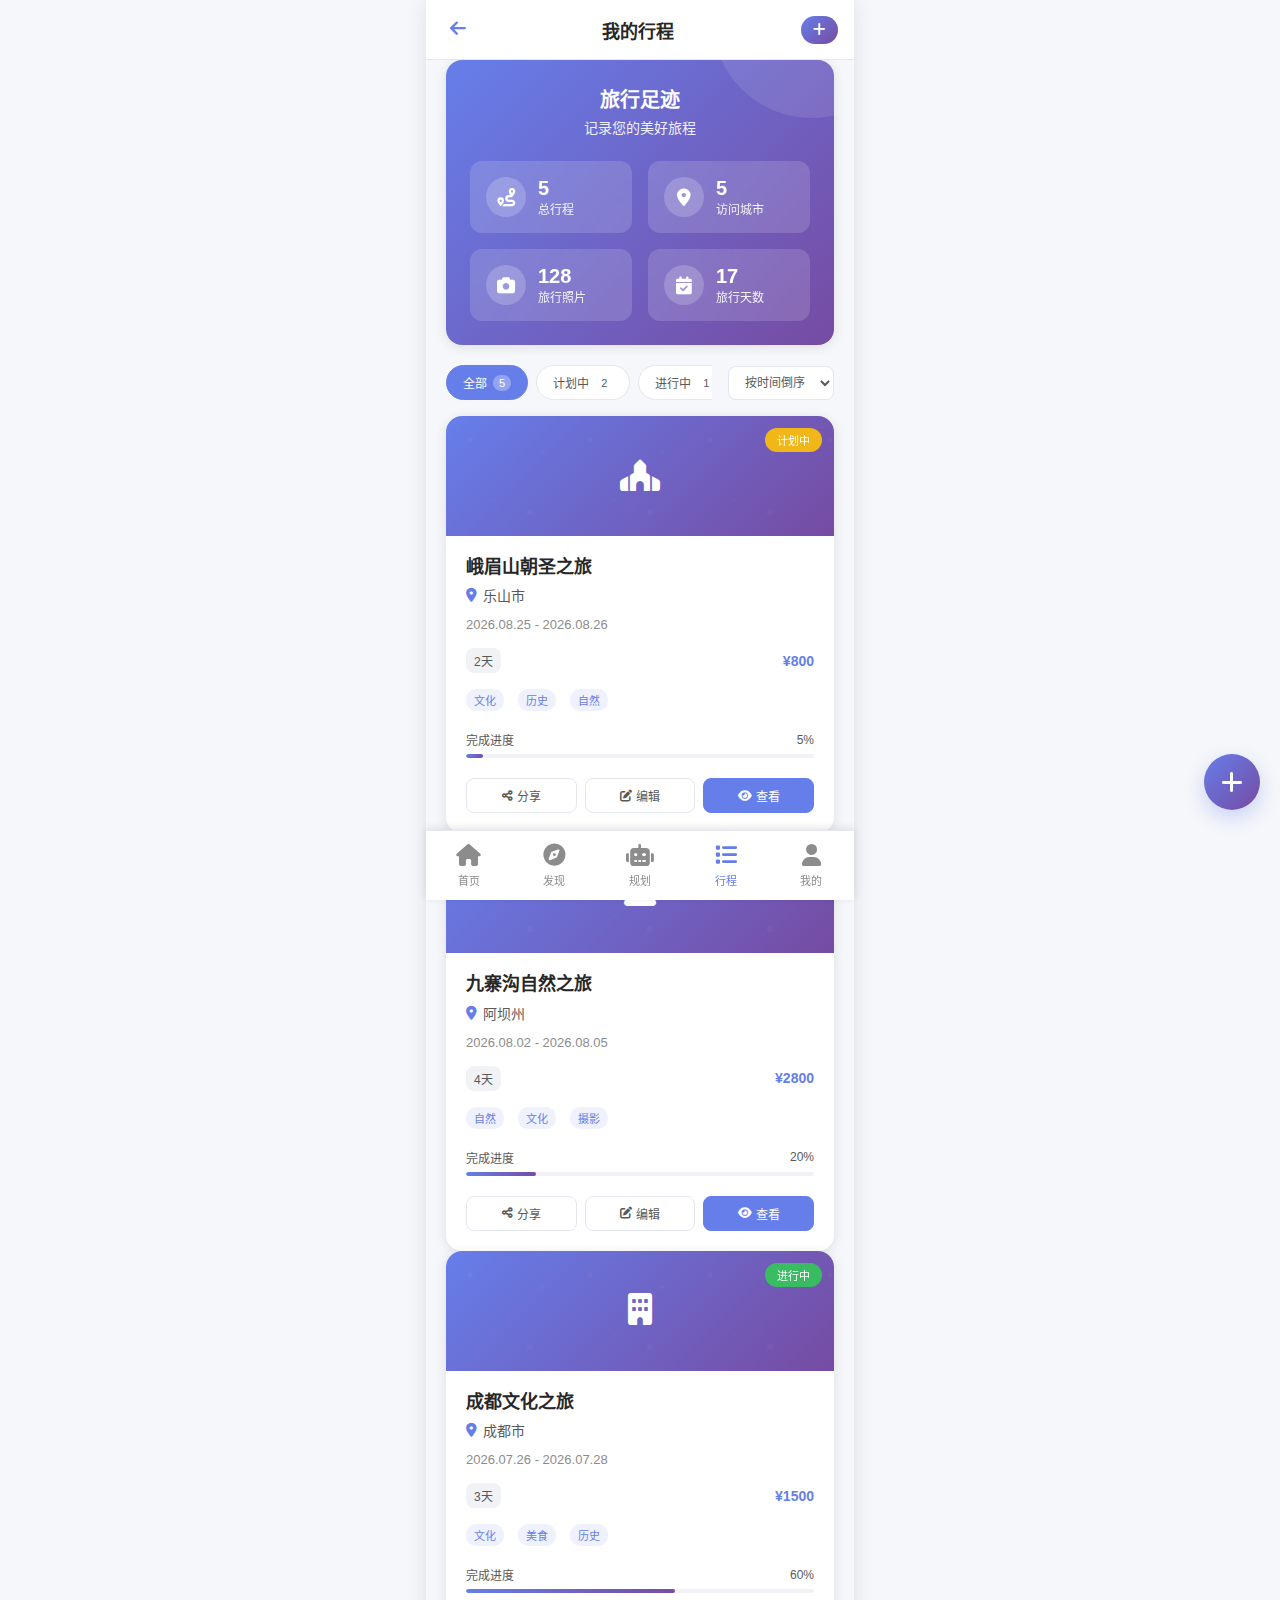
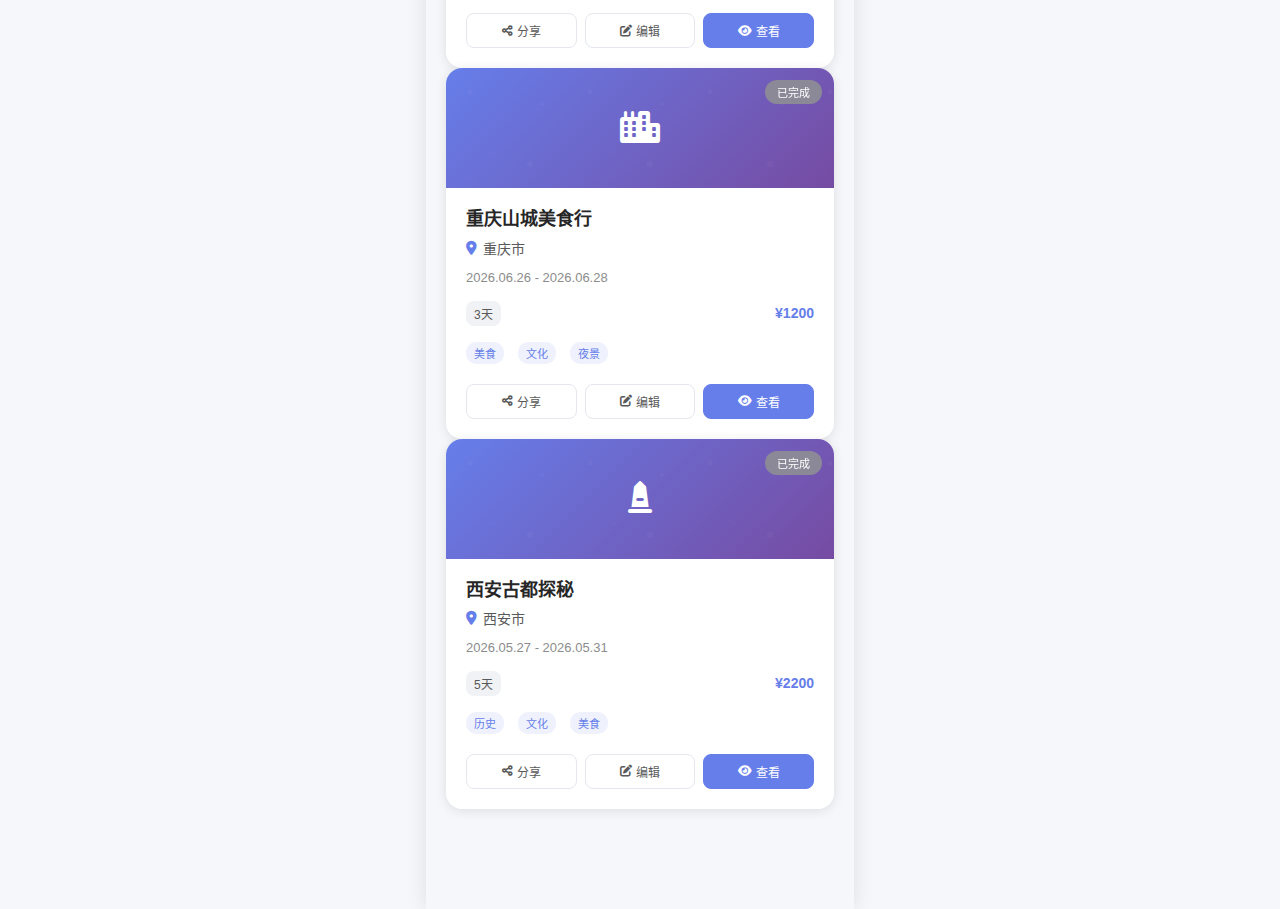
<file: trips.html>
<!DOCTYPE html>
<html lang="zh-CN">
<head>
    <meta charset="UTF-8">
    <meta name="viewport" content="width=device-width, initial-scale=1.0">
    <title>我的行程 - 蓉易行</title>
    <!-- 公共样式 -->
    <link rel="stylesheet" href="styles/common.css">
    <!-- 行程页面样式 -->
    <link rel="stylesheet" href="styles/trips.css">
    <!-- 图标库 -->
    <link rel="stylesheet" href="https://cdnjs.cloudflare.com/ajax/libs/font-awesome/6.0.0/css/all.min.css">
</head>
<body>
    <div class="container">
        <div class="page trips-page">
            <!-- 页面头部 -->
            <div class="page-header">
                <a href="map.html" class="back-btn">
                    <i class="fas fa-arrow-left"></i>
                </a>
                <div class="title">我的行程</div>
                <a href="#" class="action-btn" onclick="showCreateTripModal()">
                    <i class="fas fa-plus"></i>
                </a>
            </div>

            <!-- 行程统计卡片 -->
            <div class="trip-stats-card">
                <div class="stats-header">
                    <h3>旅行足迹</h3>
                    <p>记录您的美好旅程</p>
                </div>
                <div class="stats-grid">
                    <div class="stat-item">
                        <div class="stat-icon">
                            <i class="fas fa-route"></i>
                        </div>
                        <div class="stat-info">
                            <span class="stat-value" id="totalTrips">5</span>
                            <span class="stat-label">总行程</span>
                        </div>
                    </div>
                    <div class="stat-item">
                        <div class="stat-icon">
                            <i class="fas fa-map-marker-alt"></i>
                        </div>
                        <div class="stat-info">
                            <span class="stat-value" id="visitedCities">3</span>
                            <span class="stat-label">访问城市</span>
                        </div>
                    </div>
                    <div class="stat-item">
                        <div class="stat-icon">
                            <i class="fas fa-camera"></i>
                        </div>
                        <div class="stat-info">
                            <span class="stat-value" id="totalPhotos">128</span>
                            <span class="stat-label">旅行照片</span>
                        </div>
                    </div>
                    <div class="stat-item">
                        <div class="stat-icon">
                            <i class="fas fa-calendar-check"></i>
                        </div>
                        <div class="stat-info">
                            <span class="stat-value" id="totalDays">15</span>
                            <span class="stat-label">旅行天数</span>
                        </div>
                    </div>
                </div>
            </div>

            <!-- 行程筛选 -->
            <div class="trip-filters">
                <div class="filter-tabs">
                    <button class="filter-btn active" data-status="all" onclick="filterTrips('all')">
                        <span>全部</span>
                        <span class="count" id="allCount">5</span>
                    </button>
                    <button class="filter-btn" data-status="planning" onclick="filterTrips('planning')">
                        <span>计划中</span>
                        <span class="count" id="planningCount">2</span>
                    </button>
                    <button class="filter-btn" data-status="ongoing" onclick="filterTrips('ongoing')">
                        <span>进行中</span>
                        <span class="count" id="ongoingCount">1</span>
                    </button>
                    <button class="filter-btn" data-status="completed" onclick="filterTrips('completed')">
                        <span>已完成</span>
                        <span class="count" id="completedCount">2</span>
                    </button>
                </div>
                <div class="sort-options">
                    <select id="sortSelect" onchange="handleSortChange(this.value)">
                        <option value="date_desc">按时间倒序</option>
                        <option value="date_asc">按时间正序</option>
                        <option value="name_asc">按名称排序</option>
                        <option value="duration_desc">按时长排序</option>
                    </select>
                </div>
            </div>

            <!-- 行程列表 -->
            <div class="trips-container">
                <div class="trips-list" id="tripsList">
                    <!-- 行程列表将由JavaScript动态生成 -->
                </div>
                
                <!-- 空状态 -->
                <div class="empty-state" id="emptyState" style="display: none;">
                    <div class="empty-icon">
                        <i class="fas fa-suitcase"></i>
                    </div>
                    <h3>还没有行程呢</h3>
                    <p>快来创建您的第一个旅行计划吧！</p>
                    <button class="btn btn-primary" onclick="showCreateTripModal()">
                        <i class="fas fa-plus"></i>
                        创建行程
                    </button>
                </div>
            </div>

            <!-- 创建行程弹窗 -->
            <div class="trip-modal" id="tripModal" style="display: none;">
                <div class="modal-overlay" onclick="hideCreateTripModal()"></div>
                <div class="modal-content">
                    <div class="modal-header">
                        <h3>创建新行程</h3>
                        <button class="close-btn" onclick="hideCreateTripModal()">
                            <i class="fas fa-times"></i>
                        </button>
                    </div>
                    <div class="modal-body">
                        <form id="tripForm" onsubmit="createTrip(event)">
                            <div class="form-group">
                                <label for="tripName">行程名称</label>
                                <input type="text" id="tripName" placeholder="给您的行程起个名字" required>
                            </div>
                            <div class="form-group">
                                <label for="tripDestination">目的地</label>
                                <input type="text" id="tripDestination" placeholder="选择目的地城市" required>
                            </div>
                            <div class="form-row">
                                <div class="form-group">
                                    <label for="tripStartDate">开始日期</label>
                                    <input type="date" id="tripStartDate" required>
                                </div>
                                <div class="form-group">
                                    <label for="tripEndDate">结束日期</label>
                                    <input type="date" id="tripEndDate" required>
                                </div>
                            </div>
                            <div class="form-group">
                                <label for="tripBudget">预算</label>
                                <input type="number" id="tripBudget" placeholder="预计花费" min="0">
                            </div>
                            <div class="form-group">
                                <label for="tripDescription">行程描述</label>
                                <textarea id="tripDescription" placeholder="描述一下这次旅行的目的和期待" rows="3"></textarea>
                            </div>
                            <div class="form-group">
                                <label for="tripTags">行程标签</label>
                                <div class="tag-selector">
                                    <button type="button" class="tag-option" data-tag="文化">文化</button>
                                    <button type="button" class="tag-option" data-tag="美食">美食</button>
                                    <button type="button" class="tag-option" data-tag="自然">自然</button>
                                    <button type="button" class="tag-option" data-tag="历史">历史</button>
                                    <button type="button" class="tag-option" data-tag="休闲">休闲</button>
                                    <button type="button" class="tag-option" data-tag="购物">购物</button>
                                </div>
                                <input type="hidden" id="selectedTags">
                            </div>
                            <div class="form-actions">
                                <button type="button" class="btn btn-secondary" onclick="hideCreateTripModal()">取消</button>
                                <button type="submit" class="btn btn-primary">创建行程</button>
                            </div>
                        </form>
                    </div>
                </div>
            </div>

            <!-- 行程详情弹窗 -->
            <div class="trip-detail-modal" id="tripDetailModal" style="display: none;">
                <div class="modal-overlay" onclick="hideTripDetailModal()"></div>
                <div class="modal-content">
                    <div class="modal-header">
                        <div class="trip-status-badge" id="tripStatusBadge">进行中</div>
                        <button class="close-btn" onclick="hideTripDetailModal()">
                            <i class="fas fa-times"></i>
                        </button>
                    </div>
                    <div class="modal-body">
                        <div class="trip-detail-header">
                            <h2 id="detailTripName">成都文化之旅</h2>
                            <p id="detailTripDestination">成都市</p>
                            <div class="trip-detail-meta">
                                <span id="detailTripDates">2024.07.15 - 2024.07.17</span>
                                <span id="detailTripDuration">3天2晚</span>
                            </div>
                        </div>
                        
                        <div class="trip-detail-stats">
                            <div class="detail-stat">
                                <i class="fas fa-dollar-sign"></i>
                                <span>预算: ¥<span id="detailTripBudget">1500</span></span>
                            </div>
                            <div class="detail-stat">
                                <i class="fas fa-map-marker-alt"></i>
                                <span>景点: <span id="detailTripSpots">8</span>个</span>
                            </div>
                            <div class="detail-stat">
                                <i class="fas fa-tasks"></i>
                                <span>任务: <span id="detailTripTasks">12</span>项</span>
                            </div>
                        </div>
                        
                        <div class="trip-detail-description">
                            <h4>行程描述</h4>
                            <p id="detailTripDesc">探索成都深厚的历史文化底蕴，品味地道川菜，感受慢生活节奏。</p>
                        </div>
                        
                        <div class="trip-detail-tags">
                            <h4>行程标签</h4>
                            <div id="detailTripTags">
                                <span class="tag">文化</span>
                                <span class="tag">美食</span>
                                <span class="tag">历史</span>
                            </div>
                        </div>
                        
                        <div class="trip-progress">
                            <h4>完成进度</h4>
                            <div class="progress-bar">
                                <div class="progress-fill" id="detailProgressFill" style="width: 60%"></div>
                            </div>
                            <div class="progress-text">
                                <span id="detailProgressText">60% 完成</span>
                                <span id="detailProgressDays">剩余1天</span>
                            </div>
                        </div>
                    </div>
                    <div class="modal-actions">
                        <button class="btn btn-secondary" onclick="shareTrip()">
                            <i class="fas fa-share-alt"></i>
                            分享
                        </button>
                        <button class="btn btn-accent" onclick="editTrip()">
                            <i class="fas fa-edit"></i>
                            编辑
                        </button>
                        <button class="btn btn-primary" onclick="viewTripDetails()">
                            <i class="fas fa-eye"></i>
                            查看详情
                        </button>
                    </div>
                </div>
            </div>

            <!-- 浮动添加按钮 -->
            <div class="floating-add-btn" onclick="showCreateTripModal()">
                <i class="fas fa-plus"></i>
            </div>

            <!-- 成功提示 -->
            <div class="success-toast" id="successToast" style="display: none;">
                <div class="toast-content">
                    <div class="toast-icon">
                        <i class="fas fa-check"></i>
                    </div>
                    <span id="toastMessage">操作成功</span>
                </div>
            </div>
        </div>

        <!-- 底部导航 -->
        <div id="bottomNavigation"></div>
    </div>

    <!-- 公共JS -->
    <script src="js/common.js"></script>
    <!-- 行程页面JS -->
    <script src="js/trips.js"></script>
</body>
</html>
</file>
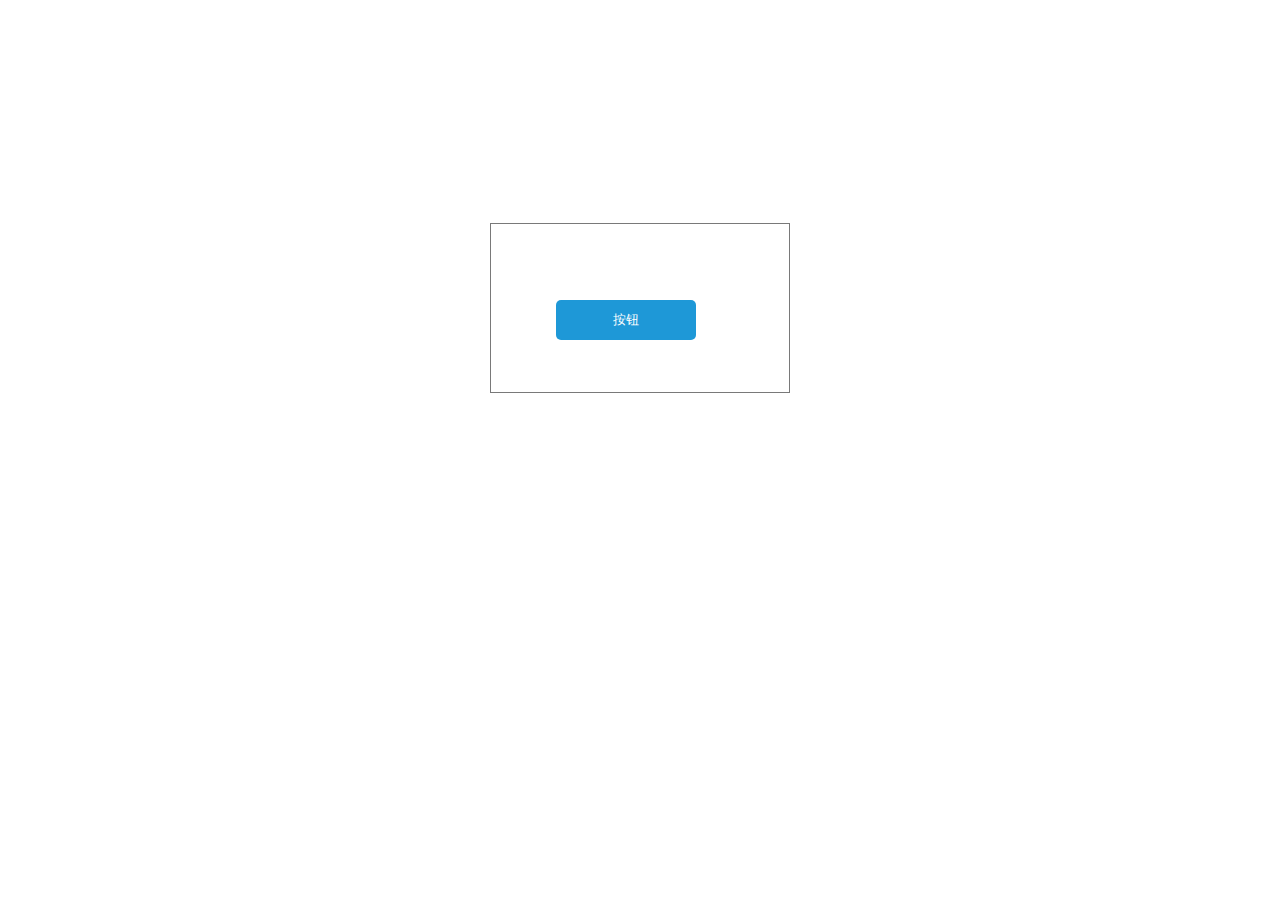
<file: untitled folder/page_1.html>
﻿<!DOCTYPE html>
<html>
  <head>
    <title>Page 1</title>
    <meta http-equiv="X-UA-Compatible" content="IE=edge"/>
    <meta http-equiv="content-type" content="text/html; charset=utf-8"/>
    <link href="resources/css/axure_rp_page.css" type="text/css" rel="stylesheet"/>
    <link href="data/styles.css" type="text/css" rel="stylesheet"/>
    <link href="files/page_1/styles.css" type="text/css" rel="stylesheet"/>
    <link href="https://fonts.googleapis.com" rel="preconnect"/>
    <link href="https://fonts.gstatic.com" rel="preconnect"/>
    <link href="https://fonts.googleapis.com/css2?family=Inter:wght@100..900&display=swap" rel="stylesheet"/>
    <script src="resources/scripts/jquery-3.7.1.min.js"></script>
    <script src="resources/scripts/axure/axQuery.js"></script>
    <script src="resources/scripts/axure/globals.js"></script>
    <script src="resources/scripts/axutils.js"></script>
    <script src="resources/scripts/axure/annotation.js"></script>
    <script src="resources/scripts/axure/axQuery.std.js"></script>
    <script src="resources/scripts/axure/doc.js"></script>
    <script src="resources/scripts/messagecenter.js"></script>
    <script src="resources/scripts/axure/events.js"></script>
    <script src="resources/scripts/axure/recording.js"></script>
    <script src="resources/scripts/axure/action.js"></script>
    <script src="resources/scripts/axure/expr.js"></script>
    <script src="resources/scripts/axure/geometry.js"></script>
    <script src="resources/scripts/axure/flyout.js"></script>
    <script src="resources/scripts/axure/model.js"></script>
    <script src="resources/scripts/axure/repeater.js"></script>
    <script src="resources/scripts/axure/sto.js"></script>
    <script src="resources/scripts/axure/utils.temp.js"></script>
    <script src="resources/scripts/axure/variables.js"></script>
    <script src="resources/scripts/axure/drag.js"></script>
    <script src="resources/scripts/axure/move.js"></script>
    <script src="resources/scripts/axure/visibility.js"></script>
    <script src="resources/scripts/axure/style.js"></script>
    <script src="resources/scripts/axure/adaptive.js"></script>
    <script src="resources/scripts/axure/tree.js"></script>
    <script src="resources/scripts/axure/init.temp.js"></script>
    <script src="resources/scripts/axure/legacy.js"></script>
    <script src="resources/scripts/axure/viewer.js"></script>
    <script src="resources/scripts/axure/math.js"></script>
    <script src="resources/scripts/axure/jquery.nicescroll.min.js"></script>
    <script src="data/document.js"></script>
    <script src="files/page_1/data.js"></script>
    <script type="text/javascript">
      $axure.utils.getTransparentGifPath = function() { return 'resources/images/transparent.gif'; };
      $axure.utils.getOtherPath = function() { return 'resources/Other.html'; };
      $axure.utils.getReloadPath = function() { return 'resources/reload.html'; };
    </script>
  </head>
  <body>
    <div id="base" class="">

      <!-- Unnamed (矩形) -->
      <div id="u0" class="ax_default box_1 transition">
        <div id="u0_div" class=""></div>
        <div id="u0_text" class="text " style="display:none; visibility: hidden">
          <p></p>
        </div>
      </div>

      <!-- Unnamed (矩形) -->
      <div id="u1" class="ax_default primary_button transition">
        <div id="u1_div" class=""></div>
        <div id="u1_text" class="text ">
          <p><span>按钮</span></p>
        </div>
      </div>
    </div>
    <script src="resources/scripts/axure/ios.js"></script>
  </body>
</html>
</file>
<file: styles/common.css>
/* 公共样式文件 - 所有页面共用的样式 */

/* 基础样式重置 */
* {
    margin: 0;
    padding: 0;
    box-sizing: border-box;
}

html, body {
    height: 100%;
    font-family: 'PingFang SC', 'Helvetica Neue', Arial, sans-serif;
    background-color: #f5f7fa;
    color: #262626;
}

/* 主题色彩 */
:root {
    --primary-color: #667eea;
    --secondary-color: #764ba2;
    --primary-gradient: linear-gradient(135deg, #667eea 0%, #764ba2 100%);
    --success-color: #67c23a;
    --warning-color: #faad14;
    --danger-color: #f56c6c;
    --info-color: #1890ff;
    --text-primary: #262626;
    --text-secondary: #595959;
    --text-disabled: #8c8c8c;
    --border-color: #e4e7ed;
    --bg-color: #f5f7fa;
    --bg-secondary: #f8f9fb;
    --white: #ffffff;
    
    /* 阴影效果 */
    --shadow: 0 2px 12px rgba(0, 0, 0, 0.1);
    --shadow-hover: 0 8px 25px rgba(0, 0, 0, 0.15);
    --shadow-focus: 0 0 0 3px rgba(102, 126, 234, 0.1);
    --shadow-modal: 0 10px 30px rgba(0, 0, 0, 0.3);
    
    /* 间距系统 */
    --spacing-xs: 4px;
    --spacing-sm: 8px;
    --spacing-md: 16px;
    --spacing-lg: 24px;
    --spacing-xl: 32px;
    
    /* 边框圆角 */
    --border-radius: 8px;
    
    /* 过渡效果 */
    --transition: all 0.3s ease;
}

/* 布局类 */
.container {
    max-width: 428px;
    margin: 0 auto;
    background: var(--white);
    min-height: 100vh;
    position: relative;
    box-shadow: 0 0 20px rgba(0, 0, 0, 0.1);
}

.page {
    min-height: 100vh;
    padding-bottom: 70px; /* 为底部导航留出空间 */
}

.page-container {
    min-height: 100vh;
    background: var(--bg-color);
    position: relative;
    padding-bottom: 70px; /* 为底部导航留出空间 */
}

.page-content {
    padding: 20px;
}

/* 页面头部样式 */
.page-header {
    height: 60px;
    background: var(--white);
    border-bottom: 1px solid var(--border-color);
    display: flex;
    align-items: center;
    justify-content: space-between;
    padding: 0 16px;
    position: sticky;
    top: 0;
    z-index: 100;
}

.page-header .title {
    font-size: 18px;
    font-weight: 600;
    flex: 1;
    text-align: center;
    color: var(--text-primary);
}

.page-header .back-btn {
    color: var(--primary-color);
    font-size: 18px;
    cursor: pointer;
    padding: 8px;
    text-decoration: none;
}

.page-header .action-btn {
    color: var(--primary-color);
    font-size: 14px;
    cursor: pointer;
    padding: 6px 12px;
    text-decoration: none;
    border-radius: 20px;
    background: var(--primary-gradient);
    color: white;
}

/* 卡片样式 */
.card {
    background: var(--white);
    border-radius: 12px;
    box-shadow: var(--shadow);
    margin-bottom: 20px;
    overflow: hidden;
    transition: all 0.3s ease;
}

.card:hover {
    box-shadow: var(--shadow-hover);
    transform: translateY(-2px);
}

.card-header {
    padding: 20px;
    border-bottom: 1px solid #f0f0f0;
}

.card-body {
    padding: 20px;
}

.card-footer {
    padding: 15px 20px;
    background: #fafafa;
    border-top: 1px solid #f0f0f0;
}

/* 按钮样式 */
.btn {
    display: inline-flex;
    align-items: center;
    justify-content: center;
    padding: 10px 20px;
    border: none;
    border-radius: 20px;
    font-size: 14px;
    font-weight: 500;
    cursor: pointer;
    text-decoration: none;
    transition: all 0.3s ease;
    gap: 8px;
}

.btn-primary {
    background: var(--primary-gradient);
    color: white;
}

.btn-primary:hover {
    background: linear-gradient(135deg, #5a6fd8, #6a4190);
    transform: translateY(-1px);
}

.btn-success {
    background: var(--success-color);
    color: white;
}

.btn-warning {
    background: var(--warning-color);
    color: white;
}

.btn-danger {
    background: var(--danger-color);
    color: white;
}

.btn-secondary {
    background: #f0f2f5;
    color: var(--text-secondary);
}

.btn-text {
    background: transparent;
    color: var(--primary-color);
    padding: 8px 12px;
}

.btn-small {
    padding: 6px 12px;
    font-size: 12px;
}

.btn-large {
    padding: 15px 30px;
    font-size: 16px;
}

.btn-circle {
    width: 45px;
    height: 45px;
    border-radius: 50%;
    padding: 0;
}

/* 输入框样式 */
.input {
    width: 100%;
    padding: 12px 16px;
    border: 1px solid var(--border-color);
    border-radius: 8px;
    font-size: 14px;
    transition: border-color 0.3s ease;
}

.input:focus {
    outline: none;
    border-color: var(--primary-color);
    box-shadow: 0 0 0 2px rgba(102, 126, 234, 0.2);
}

.input-group {
    display: flex;
    border-radius: 8px;
    overflow: hidden;
}

.input-group .input {
    border-radius: 0;
    border-right: none;
}

.input-group .btn {
    border-radius: 0;
}

/* 标签样式 */
.tag {
    display: inline-flex;
    align-items: center;
    padding: 4px 8px;
    background: #f0f2f5;
    color: var(--text-secondary);
    border-radius: 4px;
    font-size: 12px;
    margin-right: 8px;
    margin-bottom: 4px;
}

.tag-primary {
    background: rgba(102, 126, 234, 0.1);
    color: var(--primary-color);
}

.tag-success {
    background: rgba(103, 194, 58, 0.1);
    color: var(--success-color);
}

.tag-warning {
    background: rgba(250, 173, 20, 0.1);
    color: var(--warning-color);
}

.tag-danger {
    background: rgba(245, 108, 108, 0.1);
    color: var(--danger-color);
}

/* 进度条样式 */
.progress {
    width: 100%;
    height: 8px;
    background: #f0f2f5;
    border-radius: 4px;
    overflow: hidden;
}

.progress-bar {
    height: 100%;
    background: var(--primary-gradient);
    border-radius: 4px;
    transition: width 0.3s ease;
}

/* 头像样式 */
.avatar {
    width: 40px;
    height: 40px;
    border-radius: 50%;
    overflow: hidden;
    display: flex;
    align-items: center;
    justify-content: center;
    background: var(--border-color);
    color: var(--text-disabled);
}

.avatar img {
    width: 100%;
    height: 100%;
    object-fit: cover;
}

.avatar-large {
    width: 80px;
    height: 80px;
}

.avatar-small {
    width: 30px;
    height: 30px;
}

/* 底部导航样式 */
.bottom-navigation,
.bottom-nav {
    position: fixed;
    bottom: 0;
    left: 50%;
    transform: translateX(-50%);
    width: 100%;
    max-width: 428px;
    height: 70px;
    background: var(--white);
    border-top: 1px solid var(--border-color);
    display: flex;
    z-index: 1000;
    box-shadow: 0 -2px 8px rgba(0, 0, 0, 0.1);
}

.nav-item {
    flex: 1;
    display: flex;
    flex-direction: column;
    align-items: center;
    justify-content: center;
    cursor: pointer;
    transition: var(--transition);
    color: var(--text-disabled);
    gap: 4px;
    text-decoration: none;
}

.nav-item.active {
    color: var(--primary-color);
}

.nav-item i {
    font-size: 22px;
    margin-bottom: 2px;
}

.nav-item span {
    font-size: 11px;
}

.nav-item:hover {
    color: var(--primary-color);
    background: rgba(102, 126, 234, 0.05);
}

/* 动画效果 */
@keyframes bounce {
    0%, 80%, 100% {
        transform: scale(0);
        opacity: 0.5;
    }
    40% {
        transform: scale(1);
        opacity: 1;
    }
}

@keyframes pulse {
    0% {
        transform: scale(1);
    }
    50% {
        transform: scale(1.1);
    }
    100% {
        transform: scale(1);
    }
}

@keyframes fadeIn {
    from {
        opacity: 0;
        transform: translateY(20px);
    }
    to {
        opacity: 1;
        transform: translateY(0);
    }
}

@keyframes slideIn {
    from {
        transform: translateX(100%);
    }
    to {
        transform: translateX(0);
    }
}

/* 动画类 */
.fade-in {
    animation: fadeIn 0.5s ease-out;
}

.slide-in {
    animation: slideIn 0.3s ease-out;
}

.pulse {
    animation: pulse 2s infinite;
}

/* 加载动画 */
.loading-dots {
    display: flex;
    justify-content: center;
    gap: 8px;
    margin: 20px 0;
}

.loading-dots .dot {
    width: 8px;
    height: 8px;
    background: var(--primary-color);
    border-radius: 50%;
    animation: bounce 1.5s infinite;
}

.loading-dots .dot:nth-child(2) {
    animation-delay: 0.3s;
}

.loading-dots .dot:nth-child(3) {
    animation-delay: 0.6s;
}

/* 工具类 */
.text-center { text-align: center; }
.text-left { text-align: left; }
.text-right { text-align: right; }

.text-primary { color: var(--primary-color); }
.text-secondary { color: var(--text-secondary); }
.text-disabled { color: var(--text-disabled); }
.text-success { color: var(--success-color); }
.text-warning { color: var(--warning-color); }
.text-danger { color: var(--danger-color); }

.bg-primary { background: var(--primary-color); }
.bg-gradient { background: var(--primary-gradient); }
.bg-success { background: var(--success-color); }
.bg-warning { background: var(--warning-color); }
.bg-danger { background: var(--danger-color); }

.mt-10 { margin-top: 10px; }
.mt-20 { margin-top: 20px; }
.mb-10 { margin-bottom: 10px; }
.mb-20 { margin-bottom: 20px; }
.ml-10 { margin-left: 10px; }
.mr-10 { margin-right: 10px; }

.p-10 { padding: 10px; }
.p-20 { padding: 20px; }
.pt-10 { padding-top: 10px; }
.pb-10 { padding-bottom: 10px; }
.pl-10 { padding-left: 10px; }
.pr-10 { padding-right: 10px; }

.d-flex { display: flex; }
.d-block { display: block; }
.d-none { display: none; }

.flex-center {
    display: flex;
    align-items: center;
    justify-content: center;
}

.flex-between {
    display: flex;
    align-items: center;
    justify-content: space-between;
}

.flex-column {
    display: flex;
    flex-direction: column;
}

.flex-wrap { flex-wrap: wrap; }
.flex-1 { flex: 1; }

.w-100 { width: 100%; }
.h-100 { height: 100%; }

.rounded { border-radius: 8px; }
.rounded-full { border-radius: 50%; }

.shadow { box-shadow: var(--shadow); }
.shadow-hover:hover { box-shadow: var(--shadow-hover); }

.cursor-pointer { cursor: pointer; }

/* 消息提示样式 */
.message-toast {
    position: fixed;
    top: 20px;
    left: 50%;
    transform: translateX(-50%);
    padding: 12px 20px;
    background: var(--white);
    border-radius: var(--border-radius);
    box-shadow: var(--shadow);
    z-index: 2000;
    display: none;
    align-items: center;
    gap: 8px;
    max-width: 300px;
    border-left: 4px solid var(--primary-color);
}

.message-toast.show {
    display: flex;
    animation: slideInDown 0.3s ease-out;
}

.message-toast.success {
    border-left-color: var(--success-color);
}

.message-toast.warning {
    border-left-color: var(--warning-color);
}

.message-toast.error {
    border-left-color: var(--danger-color);
}

@keyframes slideInDown {
    from {
        opacity: 0;
        transform: translateX(-50%) translateY(-20px);
    }
    to {
        opacity: 1;
        transform: translateX(-50%) translateY(0);
    }
}

/* 加载覆盖层样式 */
.loading-overlay {
    position: fixed;
    top: 0;
    left: 0;
    right: 0;
    bottom: 0;
    background: rgba(0, 0, 0, 0.5);
    display: none;
    align-items: center;
    justify-content: center;
    flex-direction: column;
    z-index: 1500;
}

.loading-overlay.show {
    display: flex;
}

.loading-spinner {
    width: 50px;
    height: 50px;
    border: 4px solid rgba(255, 255, 255, 0.3);
    border-radius: 50%;
    border-top: 4px solid var(--white);
    animation: spin 1s linear infinite;
    margin-bottom: 20px;
}

@keyframes spin {
    0% { transform: rotate(0deg); }
    100% { transform: rotate(360deg); }
}

.loading-overlay p {
    color: var(--white);
    font-size: 16px;
    margin: 0;
}

/* 响应式设计 */
@media (max-width: 375px) {
    .container {
        max-width: 100%;
    }
    
    .page-content {
        padding: 15px;
    }
    
    .card-body {
        padding: 15px;
    }
}

@media (min-width: 428px) {
    .container {
        box-shadow: 0 0 20px rgba(0, 0, 0, 0.1);
    }
}

/* 滚动条样式 */
::-webkit-scrollbar {
    width: 4px;
}

::-webkit-scrollbar-track {
    background: transparent;
}

::-webkit-scrollbar-thumb {
    background: rgba(102, 126, 234, 0.3);
    border-radius: 2px;
}

::-webkit-scrollbar-thumb:hover {
    background: rgba(102, 126, 234, 0.5);
}
</file>
<file: styles/splash.css>
/* 启动页面样式 */
.splash-screen {
    height: 100vh;
    background: var(--primary-gradient);
    display: flex;
    align-items: center;
    justify-content: center;
    position: relative;
    color: white;
}

.splash-content {
    text-align: center;
    animation: fadeIn 1s ease-out;
}

.logo-section {
    margin-bottom: 60px;
}

.logo-icon {
    font-size: 80px;
    margin-bottom: 20px;
    animation: pulse 2s infinite;
    color: #ffd700;
}

.brand-title {
    font-size: 48px;
    font-weight: bold;
    margin-bottom: 10px;
    letter-spacing: 2px;
}

.brand-slogan {
    font-size: 18px;
    opacity: 0.9;
    font-weight: 300;
}

.loading-animation {
    display: flex;
    justify-content: center;
    gap: 8px;
    margin-bottom: 40px;
}

.loading-animation .dot {
    width: 8px;
    height: 8px;
    background: white;
    border-radius: 50%;
    animation: bounce 1.5s infinite;
}

.loading-animation .dot:nth-child(2) {
    animation-delay: 0.3s;
}

.loading-animation .dot:nth-child(3) {
    animation-delay: 0.6s;
}

.version-info {
    position: absolute;
    bottom: 30px;
    left: 50%;
    transform: translateX(-50%);
    font-size: 12px;
    opacity: 0.7;
}

/* 响应式调整 */
@media (max-width: 375px) {
    .logo-icon {
        font-size: 60px;
    }
    
    .brand-title {
        font-size: 36px;
    }
    
    .brand-slogan {
        font-size: 16px;
    }
}
</file>
<file: styles/chat.css>
/* 聊天页面样式 */

.chat-page {
    display: flex;
    flex-direction: column;
    height: 100vh;
    padding-bottom: 0;
}

.chat-content {
    flex: 1;
    overflow: hidden;
    display: flex;
    flex-direction: column;
    padding: 20px 20px 0;
}

.chat-messages {
    flex: 1;
    overflow-y: auto;
    padding-bottom: 20px;
    scroll-behavior: smooth;
}

/* 消息样式 */
.message {
    display: flex;
    margin-bottom: 20px;
    animation: fadeIn 0.3s ease-out;
}

.ai-message {
    align-items: flex-start;
}

.user-message {
    align-items: flex-end;
    flex-direction: row-reverse;
}

.message .avatar {
    width: 36px;
    height: 36px;
    border-radius: 50%;
    background: var(--primary-gradient);
    color: white;
    font-size: 18px;
    flex-shrink: 0;
    margin: 0 12px;
}

.user-message .avatar {
    background: var(--success-color);
}

.message-content {
    flex: 1;
    max-width: 70%;
}

.message-bubble {
    background: var(--white);
    border-radius: 18px;
    padding: 12px 16px;
    box-shadow: var(--shadow);
    position: relative;
    margin: 0 8px;
}

.user-message .message-bubble {
    background: var(--primary-gradient);
    color: white;
}

.ai-message .message-bubble::before {
    content: '';
    position: absolute;
    left: -8px;
    top: 12px;
    width: 0;
    height: 0;
    border-style: solid;
    border-width: 8px 8px 8px 0;
    border-color: transparent var(--white) transparent transparent;
}

.user-message .message-bubble::before {
    content: '';
    position: absolute;
    right: -8px;
    top: 12px;
    width: 0;
    height: 0;
    border-style: solid;
    border-width: 8px 0 8px 8px;
    border-color: transparent transparent transparent var(--primary-color);
}

.message-bubble p {
    margin: 0 0 8px 0;
    line-height: 1.4;
    font-size: 14px;
}

.message-bubble p:last-child {
    margin-bottom: 0;
}

/* 思考动画 */
.thinking-animation {
    display: flex;
    align-items: center;
    margin-bottom: 20px;
    animation: fadeIn 0.3s ease-out;
}

.thinking-bubbles {
    margin-left: 12px;
}

.thinking-bubble {
    background: var(--white);
    border-radius: 18px;
    padding: 12px 16px;
    box-shadow: var(--shadow);
    position: relative;
    margin-left: 8px;
    display: flex;
    gap: 4px;
}

.thinking-bubble::before {
    content: '';
    position: absolute;
    left: -8px;
    top: 12px;
    width: 0;
    height: 0;
    border-style: solid;
    border-width: 8px 8px 8px 0;
    border-color: transparent var(--white) transparent transparent;
}

.thinking-bubble .dot {
    width: 6px;
    height: 6px;
    background: var(--text-disabled);
    border-radius: 50%;
    animation: bounce 1.5s infinite;
}

.thinking-bubble .dot:nth-child(2) {
    animation-delay: 0.3s;
}

.thinking-bubble .dot:nth-child(3) {
    animation-delay: 0.6s;
}

/* 输入区域 */
.chat-input-area {
    background: var(--white);
    border-top: 1px solid var(--border-color);
    padding: 15px 20px 20px;
}

.quick-replies {
    margin-bottom: 15px;
    display: flex;
    flex-wrap: wrap;
    gap: 8px;
}

.quick-reply-btn {
    padding: 8px 16px;
    background: #f0f2f5;
    color: var(--text-secondary);
    border: 1px solid var(--border-color);
    border-radius: 20px;
    font-size: 14px;
    cursor: pointer;
    transition: all 0.3s ease;
    white-space: nowrap;
}

.quick-reply-btn:hover {
    background: var(--primary-color);
    color: white;
    border-color: var(--primary-color);
}

.input-container {
    position: relative;
}

.input-group .chat-input {
    padding-right: 50px;
    border-radius: 25px;
}

.btn-send {
    position: absolute;
    right: 5px;
    top: 50%;
    transform: translateY(-50%);
    width: 40px;
    height: 40px;
    border-radius: 50%;
    padding: 0;
    display: flex;
    align-items: center;
    justify-content: center;
    font-size: 16px;
}

.btn-send:disabled {
    opacity: 0.5;
    cursor: not-allowed;
}

/* 进度指示器 */
.progress-indicator {
    padding: 15px 20px;
    background: rgba(102, 126, 234, 0.1);
    border-bottom: 1px solid var(--border-color);
}

.progress-text {
    font-size: 14px;
    color: var(--primary-color);
    margin-bottom: 8px;
    text-align: center;
}

.progress {
    height: 4px;
}

/* 问题卡片 */
.question-card {
    background: linear-gradient(135deg, #667eea 0%, #764ba2 100%);
    color: white;
    border-radius: 16px;
    padding: 20px;
    margin: 10px 0;
    box-shadow: var(--shadow);
}

.question-card .question-number {
    font-size: 12px;
    opacity: 0.8;
    margin-bottom: 8px;
}

.question-card .question-text {
    font-size: 16px;
    font-weight: 500;
    line-height: 1.4;
}

/* 选择选项 */
.options-grid {
    display: grid;
    grid-template-columns: repeat(2, 1fr);
    gap: 10px;
    margin: 15px 0;
}

.option-card {
    background: var(--white);
    border: 2px solid var(--border-color);
    border-radius: 12px;
    padding: 15px;
    text-align: center;
    cursor: pointer;
    transition: all 0.3s ease;
}

.option-card:hover {
    border-color: var(--primary-color);
    background: rgba(102, 126, 234, 0.05);
}

.option-card.selected {
    border-color: var(--primary-color);
    background: rgba(102, 126, 234, 0.1);
}

.option-card i {
    font-size: 24px;
    color: var(--primary-color);
    margin-bottom: 8px;
}

.option-card .option-title {
    font-size: 14px;
    font-weight: 500;
    color: var(--text-primary);
    margin-bottom: 4px;
}

.option-card .option-desc {
    font-size: 12px;
    color: var(--text-secondary);
}

/* 多选项列表 */
.options-list {
    margin: 15px 0;
}

.option-item {
    background: var(--white);
    border: 1px solid var(--border-color);
    border-radius: 8px;
    padding: 12px 16px;
    margin-bottom: 8px;
    cursor: pointer;
    transition: all 0.3s ease;
    display: flex;
    align-items: center;
    gap: 10px;
}

.option-item:hover {
    border-color: var(--primary-color);
    background: rgba(102, 126, 234, 0.05);
}

.option-item.selected {
    border-color: var(--primary-color);
    background: rgba(102, 126, 234, 0.1);
}

.option-item i {
    color: var(--primary-color);
}

.option-item .option-text {
    flex: 1;
    font-size: 14px;
    color: var(--text-primary);
}

/* 完成状态 */
.chat-complete {
    text-align: center;
    padding: 30px 20px;
}

.complete-icon {
    font-size: 48px;
    color: var(--success-color);
    margin-bottom: 16px;
}

.complete-title {
    font-size: 18px;
    font-weight: 600;
    color: var(--text-primary);
    margin-bottom: 8px;
}

.complete-description {
    font-size: 14px;
    color: var(--text-secondary);
    margin-bottom: 20px;
}

.generate-btn {
    padding: 12px 30px;
    font-size: 16px;
    border-radius: 25px;
}

/* 响应式设计 */
@media (max-width: 375px) {
    .chat-content {
        padding: 15px 15px 0;
    }
    
    .chat-input-area {
        padding: 12px 15px 15px;
    }
    
    .message-content {
        max-width: 75%;
    }
    
    .options-grid {
        grid-template-columns: 1fr;
    }
    
    .option-card {
        padding: 12px;
    }
    
    .quick-replies {
        gap: 6px;
    }
    
    .quick-reply-btn {
        padding: 6px 12px;
        font-size: 12px;
    }
}

/* 滚动条样式 */
.chat-messages::-webkit-scrollbar {
    width: 4px;
}

.chat-messages::-webkit-scrollbar-track {
    background: transparent;
}

.chat-messages::-webkit-scrollbar-thumb {
    background: rgba(102, 126, 234, 0.3);
    border-radius: 2px;
}

.chat-messages::-webkit-scrollbar-thumb:hover {
    background: rgba(102, 126, 234, 0.5);
}
</file>
<file: styles/compare.css>
/* 方案对比页面样式 */

.compare-page {
    background: var(--bg-color);
    padding-bottom: 70px;
}

/* 选择指南 */
.selection-guide {
    background: var(--primary-gradient);
    padding: 20px;
    margin: 0 20px 20px;
    border-radius: 16px;
    color: white;
    display: flex;
    align-items: center;
    gap: 16px;
    box-shadow: var(--shadow);
}

.guide-icon {
    width: 50px;
    height: 50px;
    background: rgba(255, 255, 255, 0.2);
    border-radius: 50%;
    display: flex;
    align-items: center;
    justify-content: center;
    flex-shrink: 0;
    backdrop-filter: blur(10px);
}

.guide-icon i {
    font-size: 24px;
    color: #ffd700;
}

.guide-text h3 {
    font-size: 18px;
    margin-bottom: 6px;
    font-weight: 600;
}

.guide-text p {
    font-size: 14px;
    opacity: 0.9;
    line-height: 1.4;
}

/* 方案容器 */
.plans-container {
    padding: 0 20px 20px;
    display: flex;
    gap: 15px;
    overflow-x: auto;
    scroll-behavior: smooth;
}

.plans-container::-webkit-scrollbar {
    display: none;
}

/* 方案卡片 */
.plan-card {
    min-width: 280px;
    background: var(--white);
    border-radius: 16px;
    overflow: hidden;
    box-shadow: var(--shadow);
    transition: all 0.3s ease;
    cursor: pointer;
    position: relative;
    border: 2px solid transparent;
}

.plan-card:hover {
    box-shadow: var(--shadow-hover);
    transform: translateY(-4px);
}

.plan-card.selected {
    border-color: var(--primary-color);
    box-shadow: 0 8px 25px rgba(102, 126, 234, 0.3);
    transform: translateY(-4px);
}

.plan-card.selected::before {
    content: '';
    position: absolute;
    top: 0;
    left: 0;
    right: 0;
    height: 4px;
    background: var(--primary-gradient);
}

/* 方案标题区 */
.plan-header {
    padding: 20px;
    position: relative;
    background: linear-gradient(135deg, #667eea 0%, #764ba2 100%);
    color: white;
}

.plan-recommended {
    position: absolute;
    top: 12px;
    right: 12px;
    background: #ffd700;
    color: var(--primary-color);
    padding: 4px 8px;
    border-radius: 12px;
    font-size: 11px;
    font-weight: 600;
}

.plan-title {
    font-size: 20px;
    font-weight: 600;
    margin-bottom: 8px;
    display: flex;
    align-items: center;
    gap: 8px;
}

.plan-subtitle {
    font-size: 14px;
    opacity: 0.9;
    margin-bottom: 12px;
}

.plan-quick-info {
    display: flex;
    justify-content: space-between;
    align-items: center;
}

.plan-budget {
    font-size: 18px;
    font-weight: 600;
    color: #ffd700;
}

.plan-duration {
    font-size: 12px;
    opacity: 0.8;
}

/* 方案内容 */
.plan-content {
    padding: 20px;
}

.plan-highlights {
    margin-bottom: 16px;
}

.highlight-item {
    display: flex;
    align-items: center;
    gap: 10px;
    margin-bottom: 8px;
    font-size: 14px;
    color: var(--text-secondary);
}

.highlight-item i {
    color: var(--primary-color);
    width: 16px;
}

.plan-tags {
    display: flex;
    flex-wrap: wrap;
    gap: 6px;
    margin-bottom: 16px;
}

.plan-advantages {
    background: rgba(102, 126, 234, 0.05);
    padding: 12px;
    border-radius: 8px;
    border-left: 3px solid var(--primary-color);
}

.advantages-title {
    font-size: 13px;
    font-weight: 600;
    color: var(--primary-color);
    margin-bottom: 6px;
}

.advantages-text {
    font-size: 12px;
    color: var(--text-secondary);
    line-height: 1.4;
}

/* 选择按钮 */
.plan-select-btn {
    width: 100%;
    margin-top: 16px;
    border-radius: 8px;
    transition: all 0.3s ease;
    font-weight: 500;
}

.plan-select-btn:hover {
    transform: translateY(-1px);
}

/* 选中状态的特殊样式 */
.btn-success {
    background: var(--success-color) !important;
    border-color: var(--success-color) !important;
    color: white !important;
}

.btn-success:hover {
    background: #389e0d !important;
    border-color: #389e0d !important;
}

/* 对比标签页 */
.comparison-tabs {
    margin: 20px 20px 120px 20px; /* 增加底部边距，避免被固定底部元素遮挡 */
    background: var(--white);
    border-radius: 16px;
    overflow: hidden;
    box-shadow: var(--shadow);
}

.tab-nav {
    display: flex;
    background: #f8f9fa;
    border-bottom: 1px solid var(--border-color);
}

.tab-btn {
    flex: 1;
    padding: 12px 8px;
    border: none;
    background: transparent;
    color: var(--text-secondary);
    cursor: pointer;
    transition: all 0.3s ease;
    display: flex;
    flex-direction: column;
    align-items: center;
    gap: 4px;
    font-size: 12px;
}

.tab-btn.active {
    color: var(--primary-color);
    background: var(--white);
    border-bottom: 2px solid var(--primary-color);
}

.tab-btn i {
    font-size: 16px;
}

.tab-content {
    padding: 20px;
}

/* 概览对比 */
.overview-comparison {
    display: grid;
    grid-template-columns: repeat(3, 1fr);
    gap: 15px;
}

.overview-item {
    text-align: center;
    padding: 15px;
    background: #f8f9fa;
    border-radius: 12px;
    transition: all 0.3s ease;
}

.overview-item:hover {
    background: rgba(102, 126, 234, 0.05);
}

.overview-item.recommended {
    background: rgba(102, 126, 234, 0.1);
    border: 1px solid var(--primary-color);
}

.overview-icon {
    font-size: 24px;
    color: var(--primary-color);
    margin-bottom: 8px;
}

.overview-title {
    font-size: 14px;
    font-weight: 600;
    margin-bottom: 4px;
    color: var(--text-primary);
}

.overview-value {
    font-size: 16px;
    font-weight: 600;
    color: var(--primary-color);
}

/* 行程对比 */
.schedule-comparison {
    display: flex;
    gap: 15px;
    overflow-x: auto;
    padding-bottom: 10px;
}

.schedule-plan {
    min-width: 300px;
    background: var(--white);
    border-radius: 12px;
    overflow: hidden;
    box-shadow: var(--shadow);
}

.schedule-header {
    background: var(--primary-gradient);
    color: white;
    padding: 16px;
    display: flex;
    align-items: center;
    gap: 12px;
}

.schedule-header i {
    font-size: 20px;
}

.plan-name {
    font-size: 16px;
    font-weight: 600;
    flex: 1;
}

.plan-duration {
    font-size: 12px;
    background: rgba(255, 255, 255, 0.2);
    padding: 4px 8px;
    border-radius: 12px;
}

.schedule-days {
    padding: 16px;
}

.schedule-day {
    margin-bottom: 16px;
    background: #f8f9fa;
    border-radius: 12px;
    padding: 16px;
}

.schedule-day:last-child {
    margin-bottom: 0;
}

.day-title {
    font-size: 14px;
    font-weight: 600;
    color: var(--text-primary);
    margin-bottom: 12px;
    display: flex;
    align-items: center;
    gap: 6px;
}

.day-title i {
    color: var(--primary-color);
}

.day-activities {
    display: flex;
    flex-direction: column;
    gap: 12px;
}

.activity-item {
    display: flex;
    gap: 12px;
    padding: 12px;
    background: var(--white);
    border-radius: 8px;
    border-left: 3px solid var(--primary-color);
    box-shadow: 0 2px 4px rgba(0, 0, 0, 0.05);
}

.activity-time {
    font-size: 12px;
    font-weight: 600;
    color: var(--primary-color);
    min-width: 40px;
    flex-shrink: 0;
}

.activity-content {
    flex: 1;
}

.activity-name {
    font-size: 14px;
    font-weight: 600;
    color: var(--text-primary);
    margin-bottom: 4px;
}

.activity-desc {
    font-size: 12px;
    color: var(--text-secondary);
    line-height: 1.4;
}

/* 费用对比 */
.budget-comparison {
    display: flex;
    gap: 15px;
    overflow-x: auto;
    padding-bottom: 10px;
}

.budget-plan {
    min-width: 280px;
    background: var(--white);
    border-radius: 12px;
    overflow: hidden;
    box-shadow: var(--shadow);
}

.budget-header {
    background: var(--primary-gradient);
    color: white;
    padding: 16px;
    display: flex;
    align-items: center;
    gap: 12px;
}

.budget-header i {
    font-size: 20px;
}

.budget-info {
    flex: 1;
}

.budget-info .plan-name {
    font-size: 16px;
    font-weight: 600;
    margin-bottom: 4px;
}

.total-budget {
    font-size: 14px;
    opacity: 0.9;
}

.budget-breakdown {
    padding: 16px;
}

.budget-item {
    display: flex;
    align-items: center;
    justify-content: space-between;
    padding: 12px;
    margin-bottom: 8px;
    background: #f8f9fa;
    border-radius: 8px;
    transition: all 0.3s ease;
}

.budget-item:hover {
    background: rgba(102, 126, 234, 0.05);
}

.budget-category {
    display: flex;
    align-items: center;
    gap: 8px;
    flex: 1;
    font-size: 14px;
    font-weight: 500;
    color: var(--text-primary);
}

.budget-category i {
    color: var(--primary-color);
    width: 16px;
}

.budget-amount {
    font-size: 14px;
    font-weight: 600;
    color: var(--primary-color);
    margin-right: 12px;
}

.budget-percentage {
    font-size: 12px;
    color: var(--text-secondary);
    background: rgba(102, 126, 234, 0.1);
    padding: 2px 6px;
    border-radius: 10px;
    min-width: 35px;
    text-align: center;
}

.budget-tips {
    margin: 16px;
    padding: 12px;
    background: rgba(255, 193, 7, 0.1);
    border-radius: 8px;
    border-left: 3px solid #ffc107;
}

.tips-title {
    display: flex;
    align-items: center;
    gap: 6px;
    font-size: 13px;
    font-weight: 600;
    color: #e6a500;
    margin-bottom: 6px;
}

.tips-content {
    font-size: 12px;
    color: var(--text-secondary);
    line-height: 1.4;
}

/* 特色对比 */
.features-comparison {
    display: flex;
    gap: 15px;
    overflow-x: auto;
    padding-bottom: 10px;
}

.features-plan {
    min-width: 300px;
    background: var(--white);
    border-radius: 12px;
    overflow: hidden;
    box-shadow: var(--shadow);
}

.features-header {
    background: var(--primary-gradient);
    color: white;
    padding: 16px;
    display: flex;
    align-items: center;
    gap: 12px;
}

.features-header i {
    font-size: 20px;
}

.plan-info .plan-name {
    font-size: 16px;
    font-weight: 600;
    margin-bottom: 4px;
}

.plan-theme {
    font-size: 12px;
    opacity: 0.9;
}

.features-content {
    padding: 16px;
}

.highlights-section,
.experience-section,
.suitable-section {
    margin-bottom: 20px;
}

.highlights-section:last-child,
.experience-section:last-child,
.suitable-section:last-child {
    margin-bottom: 0;
}

.section-title {
    display: flex;
    align-items: center;
    gap: 8px;
    font-size: 14px;
    font-weight: 600;
    color: var(--text-primary);
    margin-bottom: 12px;
}

.section-title i {
    color: var(--primary-color);
}

.highlights-list {
    display: flex;
    flex-wrap: wrap;
    gap: 6px;
}

.highlight-tag {
    background: rgba(102, 126, 234, 0.1);
    color: var(--primary-color);
    padding: 4px 8px;
    border-radius: 12px;
    font-size: 12px;
    font-weight: 500;
}

.experience-list {
    display: flex;
    flex-direction: column;
    gap: 12px;
}

.experience-item {
    display: flex;
    gap: 12px;
    padding: 12px;
    background: #f8f9fa;
    border-radius: 8px;
    transition: all 0.3s ease;
}

.experience-item:hover {
    background: rgba(102, 126, 234, 0.05);
}

.experience-item i {
    color: var(--primary-color);
    font-size: 16px;
    margin-top: 2px;
}

.exp-content {
    flex: 1;
}

.exp-title {
    font-size: 14px;
    font-weight: 600;
    color: var(--text-primary);
    margin-bottom: 4px;
}

.exp-desc {
    font-size: 12px;
    color: var(--text-secondary);
    line-height: 1.4;
}

.suitable-text {
    font-size: 14px;
    color: var(--text-secondary);
    line-height: 1.5;
    padding: 12px;
    background: #f8f9fa;
    border-radius: 8px;
}

/* 选择操作区 */
.selection-actions {
    position: fixed;
    bottom: 70px;
    left: 50%;
    transform: translateX(-50%);
    width: 100%;
    max-width: 428px;
    padding: 15px 20px;
    background: var(--white);
    border-top: 1px solid var(--border-color);
    z-index: 100;
}

.selection-info {
    margin-bottom: 12px;
    animation: fadeIn 0.3s ease-out;
}

.selected-plan-preview {
    display: flex;
    align-items: center;
    gap: 8px;
    padding: 8px 12px;
    background: rgba(82, 196, 26, 0.1);
    border: 1px solid var(--success-color);
    border-radius: 8px;
    color: var(--success-color);
    font-size: 14px;
    font-weight: 500;
}

.action-buttons {
    display: flex;
    gap: 12px;
}

.compare-all-btn {
    flex: 1;
}

.select-plan-btn {
    flex: 2;
}

.select-plan-btn:disabled {
    opacity: 0.5;
    cursor: not-allowed;
}

/* 详细对比弹窗 */
.detailed-comparison-modal {
    position: fixed;
    top: 0;
    left: 0;
    width: 100%;
    height: 100%;
    z-index: 1000;
    display: flex;
    align-items: center;
    justify-content: center;
    animation: fadeIn 0.3s ease-out;
}

.modal-overlay {
    position: absolute;
    top: 0;
    left: 0;
    width: 100%;
    height: 100%;
    background: rgba(0, 0, 0, 0.5);
    backdrop-filter: blur(5px);
}

.modal-content {
    position: relative;
    background: var(--white);
    border-radius: 16px;
    width: 90%;
    max-width: 500px;
    max-height: 80vh;
    overflow: hidden;
    box-shadow: 0 20px 60px rgba(0, 0, 0, 0.3);
    animation: slideUp 0.3s ease-out;
}

.modal-header {
    padding: 20px;
    border-bottom: 1px solid var(--border-color);
    display: flex;
    align-items: center;
    justify-content: space-between;
}

.modal-header h3 {
    font-size: 18px;
    font-weight: 600;
    color: var(--text-primary);
}

.close-btn {
    width: 32px;
    height: 32px;
    border: none;
    background: #f0f2f5;
    border-radius: 50%;
    cursor: pointer;
    display: flex;
    align-items: center;
    justify-content: center;
    color: var(--text-secondary);
    transition: all 0.3s ease;
}

.close-btn:hover {
    background: var(--border-color);
}

.modal-body {
    padding: 20px;
    overflow-y: auto;
    max-height: 60vh;
}

/* 对比表格 */
.comparison-table {
    width: 100%;
}

.comparison-row {
    display: flex;
    align-items: center;
    padding: 12px 0;
    border-bottom: 1px solid #f0f0f0;
}

.comparison-row:last-child {
    border-bottom: none;
}

.row-label {
    flex: 1;
    font-size: 14px;
    font-weight: 500;
    color: var(--text-primary);
}

.row-values {
    flex: 2;
    display: flex;
    gap: 8px;
}

.value-item {
    flex: 1;
    font-size: 12px;
    color: var(--text-secondary);
    text-align: center;
    padding: 6px 8px;
    background: #f8f9fa;
    border-radius: 6px;
}

.value-item.best {
    background: rgba(82, 196, 26, 0.1);
    color: var(--success-color);
    font-weight: 600;
}

/* 响应式设计 */
@media (max-width: 375px) {
    .selection-guide {
        margin: 0 15px 15px;
        padding: 16px;
        flex-direction: column;
        text-align: center;
    }
    
    .plans-container {
        padding: 0 15px 15px;
        gap: 12px;
    }
    
    .plan-card {
        min-width: 260px;
    }
    
    .plan-header {
        padding: 16px;
    }
    
    .plan-content {
        padding: 16px;
    }
    
    .comparison-tabs {
        margin: 15px;
    }
    
    .tab-content {
        padding: 16px;
    }
    
    .overview-comparison {
        grid-template-columns: 1fr;
        gap: 12px;
    }
    
    .schedule-comparison {
        flex-direction: column;
    }
    
    .schedule-plan {
        min-width: 100%;
    }
    
    .schedule-day {
        min-width: auto;
        padding: 12px;
    }
    
    .activity-item {
        flex-direction: column;
        gap: 8px;
    }
    
    .activity-time {
        min-width: auto;
        text-align: left;
    }
    
    .budget-comparison {
        flex-direction: column;
    }
    
    .budget-plan {
        min-width: 100%;
    }
    
    .budget-item {
        padding: 10px;
    }
    
    .budget-category {
        font-size: 13px;
    }
    
    .budget-amount {
        font-size: 13px;
    }
    
    .features-comparison {
        flex-direction: column;
    }
    
    .features-plan {
        min-width: 100%;
    }
    
    .experience-item {
        flex-direction: column;
        gap: 8px;
        text-align: center;
    }
    
    .experience-item i {
        margin-top: 0;
    }
    
    .selection-actions {
        padding: 12px 15px;
    }
    
    .modal-content {
        width: 95%;
    }
    
    .modal-header {
        padding: 16px;
    }
    
    .modal-body {
        padding: 16px;
    }
}

/* 加载状态 */
.loading-plans {
    display: flex;
    justify-content: center;
    align-items: center;
    height: 200px;
    color: var(--text-disabled);
}

.loading-plans i {
    font-size: 32px;
    animation: pulse 1.5s infinite;
}

/* 动画效果 */
@keyframes slideUp {
    from {
        transform: translateY(30px);
        opacity: 0;
    }
    to {
        transform: translateY(0);
        opacity: 1;
    }
}

@keyframes slideDown {
    from {
        transform: translateX(-50%) translateY(-20px);
        opacity: 0;
    }
    to {
        transform: translateX(-50%) translateY(0);
        opacity: 1;
    }
}

/* 消息提示样式 */
.message-toast {
    font-size: 14px;
    font-weight: 500;
    box-shadow: 0 4px 12px rgba(0, 0, 0, 0.15);
    backdrop-filter: blur(10px);
}

.plan-card {
    animation: slideUp 0.5s ease-out;
}

.plan-card:nth-child(2) {
    animation-delay: 0.1s;
}

.plan-card:nth-child(3) {
    animation-delay: 0.2s;
}
</file>
<file: styles/generating.css>
/* 方案生成页面样式 */

.generating-page {
    background: var(--primary-gradient);
    color: white;
    padding: 0;
    display: flex;
    align-items: center;
    justify-content: center;
    text-align: center;
}

.generating-content {
    padding: 40px 20px;
    width: 100%;
    max-width: 400px;
    animation: fadeIn 0.8s ease-out;
}

/* AI头像区域 */
.ai-avatar-section {
    margin-bottom: 40px;
}

.ai-avatar {
    position: relative;
    width: 100px;
    height: 100px;
    background: rgba(255, 255, 255, 0.2);
    border-radius: 50%;
    margin: 0 auto 20px;
    display: flex;
    align-items: center;
    justify-content: center;
    backdrop-filter: blur(10px);
    border: 3px solid rgba(255, 255, 255, 0.3);
}

.ai-avatar i {
    font-size: 50px;
    color: #ffd700;
}

.thinking-indicator {
    position: absolute;
    bottom: -5px;
    right: -5px;
    background: white;
    border-radius: 20px;
    padding: 8px 12px;
    display: flex;
    gap: 4px;
    box-shadow: var(--shadow);
}

.thinking-dot {
    width: 6px;
    height: 6px;
    background: var(--primary-color);
    border-radius: 50%;
    animation: bounce 1.5s infinite;
}

.thinking-dot:nth-child(2) {
    animation-delay: 0.3s;
}

.thinking-dot:nth-child(3) {
    animation-delay: 0.6s;
}

.ai-status {
    font-size: 24px;
    margin-bottom: 8px;
    font-weight: 600;
}

.ai-subtitle {
    font-size: 16px;
    opacity: 0.9;
    font-weight: 300;
}

/* 进度区域 */
.progress-section {
    margin-bottom: 40px;
}

.progress-circle {
    position: relative;
    width: 120px;
    height: 120px;
    margin: 0 auto 30px;
}

.progress-circle::before {
    content: '';
    position: absolute;
    top: 0;
    left: 0;
    width: 100%;
    height: 100%;
    border-radius: 50%;
    background: conic-gradient(
        #ffd700 var(--progress, 0deg),
        rgba(255, 255, 255, 0.2) var(--progress, 0deg)
    );
    transition: --progress 0.5s ease;
}

.progress-inner {
    position: absolute;
    top: 10px;
    left: 10px;
    width: 100px;
    height: 100px;
    background: rgba(255, 255, 255, 0.15);
    border-radius: 50%;
    display: flex;
    align-items: center;
    justify-content: center;
    backdrop-filter: blur(10px);
}

.progress-percentage {
    font-size: 20px;
    font-weight: 600;
    color: #ffd700;
}

/* 进度步骤 */
.progress-steps {
    display: flex;
    justify-content: space-between;
    align-items: center;
    gap: 8px;
}

.step {
    flex: 1;
    display: flex;
    flex-direction: column;
    align-items: center;
    gap: 8px;
    opacity: 0.5;
    transition: all 0.3s ease;
}

.step.active {
    opacity: 1;
    transform: scale(1.1);
}

.step.completed {
    opacity: 1;
    color: #ffd700;
}

.step i {
    font-size: 16px;
    width: 32px;
    height: 32px;
    border-radius: 50%;
    background: rgba(255, 255, 255, 0.2);
    display: flex;
    align-items: center;
    justify-content: center;
    transition: all 0.3s ease;
}

.step.active i {
    background: #ffd700;
    color: var(--primary-color);
    animation: pulse 2s infinite;
}

.step.completed i {
    background: #ffd700;
    color: var(--primary-color);
}

.step span {
    font-size: 10px;
    white-space: nowrap;
}

/* 生成详情 */
.generation-details {
    margin-bottom: 30px;
}

.detail-card {
    background: rgba(255, 255, 255, 0.15);
    border-radius: 16px;
    padding: 20px;
    backdrop-filter: blur(10px);
    border: 1px solid rgba(255, 255, 255, 0.2);
    display: flex;
    align-items: center;
    gap: 16px;
    text-align: left;
    animation: slideIn 0.5s ease-out;
}

.detail-icon {
    width: 50px;
    height: 50px;
    background: rgba(255, 215, 0, 0.2);
    border-radius: 50%;
    display: flex;
    align-items: center;
    justify-content: center;
    flex-shrink: 0;
}

.detail-icon i {
    font-size: 24px;
    color: #ffd700;
}

.detail-content h4 {
    font-size: 16px;
    margin-bottom: 6px;
    font-weight: 600;
}

.detail-content p {
    font-size: 14px;
    opacity: 0.9;
    line-height: 1.4;
}

/* 生成提示 */
.generation-tips {
    margin-bottom: 30px;
}

.tip-item {
    display: flex;
    align-items: center;
    gap: 12px;
    margin-bottom: 12px;
    opacity: 0.8;
    animation: fadeIn 0.8s ease-out;
}

.tip-item:nth-child(2) {
    animation-delay: 0.2s;
}

.tip-item:nth-child(3) {
    animation-delay: 0.4s;
}

.tip-item i {
    font-size: 16px;
    color: #ffd700;
}

.tip-item span {
    font-size: 14px;
}

/* 操作区域 */
.action-section {
    margin-top: 30px;
}

.cancel-btn {
    background: rgba(255, 255, 255, 0.1);
    border: 1px solid rgba(255, 255, 255, 0.3);
    color: white;
    backdrop-filter: blur(10px);
    transition: all 0.3s ease;
}

.cancel-btn:hover {
    background: rgba(255, 255, 255, 0.2);
    transform: translateY(-1px);
}

/* 生成完成界面 */
.generation-complete {
    padding: 40px 20px;
    text-align: center;
    animation: fadeIn 0.8s ease-out;
}

.complete-animation {
    margin-bottom: 30px;
}

.success-icon {
    width: 100px;
    height: 100px;
    background: linear-gradient(135deg, #52c41a, #73d13d);
    border-radius: 50%;
    margin: 0 auto;
    display: flex;
    align-items: center;
    justify-content: center;
    animation: successBounce 0.6s ease-out;
    box-shadow: 0 10px 30px rgba(82, 196, 26, 0.3);
}

.success-icon i {
    font-size: 50px;
    color: white;
}

.generation-complete h2 {
    font-size: 28px;
    margin-bottom: 12px;
    font-weight: 600;
}

.generation-complete p {
    font-size: 16px;
    opacity: 0.9;
    margin-bottom: 30px;
}

/* 方案预览 */
.plan-preview {
    display: flex;
    justify-content: center;
    gap: 20px;
    margin-bottom: 30px;
    flex-wrap: wrap;
}

.preview-item {
    display: flex;
    flex-direction: column;
    align-items: center;
    gap: 8px;
    padding: 15px;
    background: rgba(255, 255, 255, 0.15);
    border-radius: 12px;
    backdrop-filter: blur(10px);
    border: 1px solid rgba(255, 255, 255, 0.2);
    min-width: 80px;
    animation: slideUp 0.6s ease-out;
}

.preview-item:nth-child(2) {
    animation-delay: 0.2s;
}

.preview-item:nth-child(3) {
    animation-delay: 0.4s;
}

.preview-item i {
    font-size: 24px;
    color: #ffd700;
}

.preview-item span {
    font-size: 12px;
    font-weight: 500;
}

.view-plans-btn {
    background: linear-gradient(135deg, #ffd700, #ffb300);
    color: var(--primary-color);
    font-weight: 600;
    box-shadow: 0 8px 25px rgba(255, 215, 0, 0.3);
    border: none;
}

.view-plans-btn:hover {
    transform: translateY(-2px);
    box-shadow: 0 12px 35px rgba(255, 215, 0, 0.4);
}

/* 动画定义 */
@keyframes successBounce {
    0% {
        transform: scale(0);
        opacity: 0;
    }
    50% {
        transform: scale(1.2);
    }
    100% {
        transform: scale(1);
        opacity: 1;
    }
}

@keyframes slideUp {
    from {
        transform: translateY(30px);
        opacity: 0;
    }
    to {
        transform: translateY(0);
        opacity: 1;
    }
}

@keyframes progressSpin {
    from {
        transform: rotate(0deg);
    }
    to {
        transform: rotate(360deg);
    }
}

/* 进度圆环动画 */
.progress-circle.animating::before {
    animation: progressSpin 2s linear infinite;
}

/* 响应式设计 */
@media (max-width: 375px) {
    .generating-content {
        padding: 30px 15px;
    }
    
    .ai-avatar {
        width: 80px;
        height: 80px;
    }
    
    .ai-avatar i {
        font-size: 40px;
    }
    
    .ai-status {
        font-size: 20px;
    }
    
    .progress-circle {
        width: 100px;
        height: 100px;
    }
    
    .progress-inner {
        top: 8px;
        left: 8px;
        width: 84px;
        height: 84px;
    }
    
    .progress-percentage {
        font-size: 18px;
    }
    
    .step i {
        width: 28px;
        height: 28px;
        font-size: 14px;
    }
    
    .step span {
        font-size: 9px;
    }
    
    .detail-card {
        padding: 16px;
        flex-direction: column;
        text-align: center;
    }
    
    .plan-preview {
        gap: 15px;
    }
    
    .preview-item {
        min-width: 70px;
        padding: 12px;
    }
    
    .generation-complete h2 {
        font-size: 24px;
    }
}

/* 加载状态优化 */
.generating-content.loading .ai-avatar {
    animation: pulse 2s infinite;
}

.generating-content.loading .progress-circle {
    animation: progressSpin 3s linear infinite;
}

/* 隐藏/显示过渡 */
.fade-out {
    opacity: 0;
    transform: translateY(-20px);
    transition: all 0.5s ease-out;
}

.fade-in {
    opacity: 1;
    transform: translateY(0);
    transition: all 0.5s ease-out;
}
</file>
<file: styles/map.css>
/* 地图导航页面样式 */

.map-page {
    height: 100vh;
    overflow: hidden;
    position: relative;
    background: #f0f2f5;
}

.map-page .page-header {
    position: absolute;
    top: 0;
    left: 0;
    right: 0;
    z-index: 1000;
    background: rgba(255, 255, 255, 0.95);
    backdrop-filter: blur(10px);
    border-bottom: 1px solid rgba(0, 0, 0, 0.1);
}

/* 地图容器 */
.map-container {
    position: absolute;
    top: 60px;
    left: 0;
    right: 0;
    bottom: 70px;
    overflow: hidden;
}

/* 模拟地图区域 */
.map-canvas {
    width: 100%;
    height: 100%;
    position: relative;
    background: #e8f5e8;
    overflow: hidden;
    cursor: grab;
}

.map-canvas.dragging {
    cursor: grabbing;
}

.map-background {
    position: absolute;
    top: 0;
    left: 0;
    width: 200%;
    height: 200%;
    background-image: 
        repeating-linear-gradient(0deg, rgba(0,0,0,0.05) 0px, transparent 1px, transparent 20px, rgba(0,0,0,0.05) 21px),
        repeating-linear-gradient(90deg, rgba(0,0,0,0.05) 0px, transparent 1px, transparent 20px, rgba(0,0,0,0.05) 21px);
    animation: mapFloat 20s linear infinite;
}

@keyframes mapFloat {
    0% { transform: translate(0, 0); }
    100% { transform: translate(-50px, -50px); }
}

/* 地图标记点 */
.map-markers {
    position: absolute;
    top: 0;
    left: 0;
    width: 100%;
    height: 100%;
    pointer-events: none;
}

.map-marker {
    position: absolute;
    width: 32px;
    height: 32px;
    background: var(--primary-color);
    border-radius: 50% 50% 50% 0;
    transform: rotate(-45deg);
    display: flex;
    align-items: center;
    justify-content: center;
    box-shadow: 0 4px 12px rgba(0, 0, 0, 0.3);
    cursor: pointer;
    pointer-events: auto;
    transition: all 0.3s ease;
    z-index: 10;
}

.map-marker:hover {
    transform: rotate(-45deg) scale(1.2);
    z-index: 20;
}

.map-marker i {
    color: white;
    font-size: 14px;
    transform: rotate(45deg);
}

.map-marker.current-destination {
    background: #ff4d4f;
    animation: pulse 2s infinite;
}

.map-marker.attraction {
    background: #52c41a;
}

.map-marker.restaurant {
    background: #faad14;
}

.map-marker.hotel {
    background: #722ed1;
}

.map-marker.transport {
    background: #13c2c2;
}

/* 路线轨迹 */
.route-path {
    position: absolute;
    top: 0;
    left: 0;
    width: 100%;
    height: 100%;
    pointer-events: none;
}

.route-line {
    position: absolute;
    background: var(--primary-color);
    height: 4px;
    border-radius: 2px;
    box-shadow: 0 2px 6px rgba(102, 126, 234, 0.3);
    animation: routeFlow 3s linear infinite;
}

.route-line::before {
    content: '';
    position: absolute;
    top: 0;
    left: 0;
    width: 20px;
    height: 100%;
    background: linear-gradient(90deg, transparent, white, transparent);
    animation: flowingLight 2s linear infinite;
}

@keyframes routeFlow {
    0% { opacity: 0.6; }
    50% { opacity: 1; }
    100% { opacity: 0.6; }
}

@keyframes flowingLight {
    0% { transform: translateX(-20px); }
    100% { transform: translateX(calc(100vw + 20px)); }
}

/* 当前位置 */
.current-location {
    position: absolute;
    width: 20px;
    height: 20px;
    z-index: 100;
    pointer-events: none;
}

.location-pulse {
    position: absolute;
    width: 40px;
    height: 40px;
    background: rgba(102, 126, 234, 0.3);
    border-radius: 50%;
    top: -10px;
    left: -10px;
    animation: locationPulse 2s infinite;
}

.location-dot {
    position: absolute;
    width: 12px;
    height: 12px;
    background: var(--primary-color);
    border: 3px solid white;
    border-radius: 50%;
    top: 4px;
    left: 4px;
    box-shadow: 0 2px 6px rgba(0, 0, 0, 0.3);
}

@keyframes locationPulse {
    0% {
        transform: scale(0.5);
        opacity: 1;
    }
    100% {
        transform: scale(1.5);
        opacity: 0;
    }
}

/* 地图控制器 */
.map-controls {
    position: absolute;
    top: 20px;
    right: 20px;
    display: flex;
    flex-direction: column;
    gap: 8px;
    z-index: 200;
}

.control-btn {
    width: 44px;
    height: 44px;
    background: var(--white);
    border: none;
    border-radius: 8px;
    display: flex;
    align-items: center;
    justify-content: center;
    cursor: pointer;
    box-shadow: 0 4px 12px rgba(0, 0, 0, 0.15);
    transition: all 0.3s ease;
    color: var(--text-secondary);
}

.control-btn:hover {
    background: var(--primary-color);
    color: white;
    transform: scale(1.05);
}

.control-btn i {
    font-size: 16px;
}

/* 地图模式切换 */
.map-mode-switch {
    position: absolute;
    top: 20px;
    left: 20px;
    display: flex;
    background: var(--white);
    border-radius: 8px;
    overflow: hidden;
    box-shadow: 0 4px 12px rgba(0, 0, 0, 0.15);
    z-index: 200;
}

.mode-btn {
    padding: 8px 12px;
    border: none;
    background: transparent;
    display: flex;
    flex-direction: column;
    align-items: center;
    gap: 4px;
    cursor: pointer;
    transition: all 0.3s ease;
    color: var(--text-secondary);
    font-size: 11px;
}

.mode-btn.active {
    background: var(--primary-color);
    color: white;
}

.mode-btn:hover:not(.active) {
    background: rgba(102, 126, 234, 0.1);
    color: var(--primary-color);
}

.mode-btn i {
    font-size: 14px;
}

/* 导航信息卡片 */
.navigation-card {
    position: absolute;
    bottom: 20px;
    left: 20px;
    right: 20px;
    background: var(--white);
    border-radius: 16px;
    box-shadow: 0 8px 25px rgba(0, 0, 0, 0.15);
    z-index: 300;
    transform: translateY(100%);
    transition: transform 0.3s ease;
}

.navigation-card.active {
    transform: translateY(0);
}

.nav-header {
    padding: 16px;
    border-bottom: 1px solid var(--border-color);
    display: flex;
    align-items: center;
    justify-content: space-between;
}

.nav-status {
    display: flex;
    align-items: center;
    gap: 12px;
    flex: 1;
}

.status-icon {
    width: 40px;
    height: 40px;
    background: var(--primary-gradient);
    border-radius: 50%;
    display: flex;
    align-items: center;
    justify-content: center;
    color: white;
}

.status-info h3 {
    font-size: 16px;
    font-weight: 600;
    color: var(--text-primary);
    margin-bottom: 2px;
}

.status-info p {
    font-size: 12px;
    color: var(--text-secondary);
    margin: 0;
}

.nav-close {
    width: 32px;
    height: 32px;
    border: none;
    background: #f0f2f5;
    border-radius: 50%;
    cursor: pointer;
    display: flex;
    align-items: center;
    justify-content: center;
    color: var(--text-secondary);
    transition: all 0.3s ease;
}

.nav-close:hover {
    background: var(--border-color);
}

.nav-instructions {
    padding: 16px;
    max-height: 120px;
    overflow-y: auto;
}

.instruction-item {
    display: flex;
    align-items: center;
    gap: 12px;
    padding: 8px 0;
    opacity: 0.6;
    transition: all 0.3s ease;
}

.instruction-item.active {
    opacity: 1;
}

.instruction-icon {
    width: 32px;
    height: 32px;
    background: var(--primary-color);
    border-radius: 50%;
    display: flex;
    align-items: center;
    justify-content: center;
    color: white;
    flex-shrink: 0;
}

.instruction-text {
    display: flex;
    flex-direction: column;
    gap: 2px;
}

.instruction-text .distance {
    font-size: 12px;
    color: var(--text-secondary);
}

.instruction-text .action {
    font-size: 14px;
    font-weight: 500;
    color: var(--text-primary);
}

.nav-actions {
    padding: 16px;
    display: flex;
    gap: 12px;
    border-top: 1px solid var(--border-color);
}

.nav-btn {
    flex: 1;
    padding: 12px;
    border: none;
    border-radius: 8px;
    display: flex;
    align-items: center;
    justify-content: center;
    gap: 6px;
    cursor: pointer;
    transition: all 0.3s ease;
    font-size: 14px;
    font-weight: 500;
}

.nav-btn-secondary {
    background: #f0f2f5;
    color: var(--text-secondary);
}

.nav-btn-secondary:hover {
    background: var(--border-color);
}

.nav-btn-primary {
    background: var(--primary-color);
    color: white;
}

.nav-btn-primary:hover {
    background: var(--primary-hover);
}

/* 搜索栏 */
.search-bar {
    position: absolute;
    top: 80px;
    left: 20px;
    right: 20px;
    z-index: 500;
}

.search-input-container {
    position: relative;
    background: var(--white);
    border-radius: 12px;
    box-shadow: 0 4px 12px rgba(0, 0, 0, 0.15);
    display: flex;
    align-items: center;
    padding: 12px 16px;
    gap: 12px;
}

.search-input-container i {
    color: var(--text-disabled);
    font-size: 16px;
}

.search-input-container input {
    flex: 1;
    border: none;
    outline: none;
    font-size: 16px;
    color: var(--text-primary);
    background: transparent;
}

.search-input-container input::placeholder {
    color: var(--text-disabled);
}

.search-clear {
    border: none;
    background: transparent;
    color: var(--text-disabled);
    cursor: pointer;
    padding: 4px;
    border-radius: 50%;
    transition: all 0.3s ease;
}

.search-clear:hover {
    background: var(--border-color);
}

/* 搜索建议 */
.search-suggestions {
    position: absolute;
    top: 100%;
    left: 0;
    right: 0;
    background: var(--white);
    border-radius: 12px;
    box-shadow: 0 8px 25px rgba(0, 0, 0, 0.15);
    margin-top: 8px;
    overflow: hidden;
    max-height: 300px;
    overflow-y: auto;
}

.suggestions-header {
    padding: 12px 16px;
    border-bottom: 1px solid var(--border-color);
    background: #f8f9fa;
}

.suggestions-header h4 {
    font-size: 12px;
    font-weight: 600;
    color: var(--text-secondary);
    margin: 0;
    text-transform: uppercase;
    letter-spacing: 0.5px;
}

.suggestions-list {
    padding: 8px 0;
}

.suggestion-item {
    display: flex;
    align-items: center;
    gap: 12px;
    padding: 12px 16px;
    cursor: pointer;
    transition: all 0.3s ease;
}

.suggestion-item:hover {
    background: rgba(102, 126, 234, 0.05);
}

.suggestion-icon {
    width: 32px;
    height: 32px;
    background: var(--primary-color);
    border-radius: 50%;
    display: flex;
    align-items: center;
    justify-content: center;
    color: white;
    flex-shrink: 0;
}

.suggestion-info {
    flex: 1;
}

.suggestion-name {
    font-size: 14px;
    font-weight: 500;
    color: var(--text-primary);
    margin-bottom: 2px;
}

.suggestion-address {
    font-size: 12px;
    color: var(--text-secondary);
}

.suggestion-distance {
    font-size: 12px;
    color: var(--primary-color);
    font-weight: 500;
}

/* 快速入口 */
.quick-access {
    position: absolute;
    top: 180px;
    left: 20px;
    right: 20px;
    z-index: 400;
}

.quick-items {
    display: grid;
    grid-template-columns: repeat(4, 1fr);
    gap: 12px;
}

.quick-item {
    background: var(--white);
    border-radius: 12px;
    padding: 16px 8px;
    display: flex;
    flex-direction: column;
    align-items: center;
    gap: 8px;
    cursor: pointer;
    box-shadow: 0 4px 12px rgba(0, 0, 0, 0.1);
    transition: all 0.3s ease;
}

.quick-item:hover {
    transform: translateY(-2px);
    box-shadow: 0 8px 20px rgba(0, 0, 0, 0.15);
}

.quick-item i {
    font-size: 20px;
    color: var(--primary-color);
}

.quick-item span {
    font-size: 12px;
    color: var(--text-secondary);
    font-weight: 500;
    text-align: center;
}

/* 地点详情弹窗 */
.place-modal {
    position: fixed;
    top: 0;
    left: 0;
    width: 100%;
    height: 100%;
    z-index: 1000;
    display: flex;
    align-items: flex-end;
    justify-content: center;
    animation: fadeIn 0.3s ease-out;
}

.place-modal .modal-overlay {
    position: absolute;
    top: 0;
    left: 0;
    width: 100%;
    height: 100%;
    background: rgba(0, 0, 0, 0.5);
    backdrop-filter: blur(5px);
}

.place-modal .modal-content {
    position: relative;
    background: var(--white);
    border-radius: 20px 20px 0 0;
    width: 100%;
    max-width: 428px;
    max-height: 70vh;
    overflow: hidden;
    animation: slideUp 0.3s ease-out;
}

.place-modal .modal-header {
    position: relative;
    height: 150px;
    background: var(--primary-gradient);
    display: flex;
    align-items: center;
    justify-content: center;
    color: white;
}

.place-image {
    font-size: 48px;
    opacity: 0.8;
}

.place-modal .close-btn {
    position: absolute;
    top: 16px;
    right: 16px;
    width: 32px;
    height: 32px;
    background: rgba(255, 255, 255, 0.2);
    border: none;
    border-radius: 50%;
    color: white;
    cursor: pointer;
    display: flex;
    align-items: center;
    justify-content: center;
    transition: all 0.3s ease;
}

.place-modal .close-btn:hover {
    background: rgba(255, 255, 255, 0.3);
}

.place-modal .modal-body {
    padding: 20px;
    max-height: calc(70vh - 150px - 80px);
    overflow-y: auto;
}

.place-modal h3 {
    font-size: 24px;
    font-weight: 600;
    color: var(--text-primary);
    margin-bottom: 12px;
}

.place-rating {
    display: flex;
    align-items: center;
    gap: 8px;
    margin-bottom: 16px;
}

.rating-stars {
    color: #faad14;
    font-size: 14px;
}

.rating-text {
    font-size: 14px;
    font-weight: 600;
    color: var(--text-primary);
}

.review-count {
    font-size: 12px;
    color: var(--text-secondary);
}

.place-info {
    margin-bottom: 16px;
}

.info-item {
    display: flex;
    align-items: center;
    gap: 10px;
    margin-bottom: 8px;
    font-size: 14px;
    color: var(--text-secondary);
}

.info-item i {
    width: 16px;
    color: var(--primary-color);
}

.place-description {
    font-size: 14px;
    color: var(--text-secondary);
    line-height: 1.5;
    margin-bottom: 16px;
}

.place-tags {
    display: flex;
    flex-wrap: wrap;
    gap: 6px;
    margin-bottom: 16px;
}

.place-tags .tag {
    background: rgba(102, 126, 234, 0.1);
    color: var(--primary-color);
    padding: 4px 8px;
    border-radius: 12px;
    font-size: 12px;
    font-weight: 500;
}

.place-modal .modal-actions {
    padding: 16px 20px;
    border-top: 1px solid var(--border-color);
    display: flex;
    gap: 12px;
}

.place-modal .modal-actions .btn {
    flex: 1;
}

/* 导航状态提示 */
.navigation-status {
    position: absolute;
    top: 0;
    left: 0;
    right: 0;
    background: var(--primary-gradient);
    color: white;
    z-index: 900;
    padding: 8px 20px;
}

.status-content {
    display: flex;
    align-items: center;
    justify-content: space-between;
    font-size: 14px;
}

.status-content i {
    margin-right: 8px;
}

.status-content button {
    background: rgba(255, 255, 255, 0.2);
    border: none;
    color: white;
    padding: 4px 12px;
    border-radius: 12px;
    font-size: 12px;
    cursor: pointer;
    transition: all 0.3s ease;
}

.status-content button:hover {
    background: rgba(255, 255, 255, 0.3);
}

/* 响应式设计 */
@media (max-width: 375px) {
    .search-bar {
        left: 15px;
        right: 15px;
    }
    
    .quick-access {
        left: 15px;
        right: 15px;
    }
    
    .quick-items {
        grid-template-columns: repeat(2, 1fr);
        gap: 10px;
    }
    
    .quick-item {
        padding: 12px 8px;
    }
    
    .map-controls {
        right: 15px;
    }
    
    .map-mode-switch {
        left: 15px;
    }
    
    .navigation-card {
        left: 15px;
        right: 15px;
        bottom: 15px;
    }
    
    .nav-header {
        padding: 12px;
    }
    
    .nav-instructions {
        padding: 12px;
    }
    
    .nav-actions {
        padding: 12px;
    }
    
    .place-modal .modal-body {
        padding: 16px;
    }
    
    .place-modal .modal-actions {
        padding: 12px 16px;
    }
}

/* 动画效果 */
@keyframes fadeIn {
    from { opacity: 0; }
    to { opacity: 1; }
}

@keyframes slideUp {
    from {
        transform: translateY(100%);
        opacity: 0;
    }
    to {
        transform: translateY(0);
        opacity: 1;
    }
}

@keyframes pulse {
    0%, 100% {
        transform: rotate(-45deg) scale(1);
    }
    50% {
        transform: rotate(-45deg) scale(1.1);
    }
}

/* 地图缩放效果 */
.map-canvas.zoom-in {
    transform: scale(1.2);
    transition: transform 0.3s ease;
}

.map-canvas.zoom-out {
    transform: scale(0.8);
    transition: transform 0.3s ease;
}

/* 加载状态 */
.map-loading {
    position: absolute;
    top: 50%;
    left: 50%;
    transform: translate(-50%, -50%);
    display: flex;
    flex-direction: column;
    align-items: center;
    gap: 16px;
    color: var(--text-secondary);
    z-index: 100;
}

.map-loading i {
    font-size: 32px;
    animation: pulse 1.5s infinite;
}

.map-loading span {
    font-size: 14px;
}
</file>
<file: styles/plan-detail.css>
/* 方案详情页面样式 */

.plan-detail-page {
    background: var(--bg-color);
    padding-bottom: 100px;
}

/* 方案概览卡片 */
.plan-overview-card {
    background: var(--white);
    margin: 0 20px 20px;
    border-radius: 16px;
    overflow: hidden;
    box-shadow: var(--shadow);
}

.plan-header {
    background: var(--primary-gradient);
    padding: 24px;
    color: white;
    display: flex;
    align-items: flex-start;
    gap: 16px;
}

.plan-icon {
    width: 60px;
    height: 60px;
    background: rgba(255, 255, 255, 0.2);
    border-radius: 50%;
    display: flex;
    align-items: center;
    justify-content: center;
    flex-shrink: 0;
    backdrop-filter: blur(10px);
}

.plan-icon i {
    font-size: 28px;
    color: white;
}

.plan-info {
    flex: 1;
}

.plan-name {
    font-size: 24px;
    font-weight: 600;
    margin-bottom: 8px;
    line-height: 1.2;
}

.plan-subtitle {
    font-size: 14px;
    opacity: 0.9;
    margin-bottom: 16px;
    line-height: 1.4;
}

.plan-tags {
    display: flex;
    flex-wrap: wrap;
    gap: 8px;
}

.plan-tags .tag {
    background: rgba(255, 255, 255, 0.15);
    color: white;
    border: 1px solid rgba(255, 255, 255, 0.3);
}

/* 方案摘要 */
.plan-summary {
    padding: 24px;
    display: grid;
    grid-template-columns: repeat(2, 1fr);
    gap: 20px;
}

.summary-item {
    text-align: center;
    padding: 16px;
    background: #f8f9fa;
    border-radius: 12px;
    transition: all 0.3s ease;
}

.summary-item:hover {
    background: rgba(102, 126, 234, 0.05);
    transform: translateY(-2px);
}

.summary-item i {
    font-size: 20px;
    color: var(--primary-color);
    margin-bottom: 8px;
    display: block;
}

.summary-item .label {
    display: block;
    font-size: 12px;
    color: var(--text-secondary);
    margin-bottom: 4px;
}

.summary-item .value {
    display: block;
    font-size: 16px;
    font-weight: 600;
    color: var(--text-primary);
}

/* 内容标签页 */
.content-tabs {
    background: var(--white);
    margin: 0 20px 20px;
    border-radius: 16px;
    overflow: hidden;
    box-shadow: var(--shadow);
}

.tab-nav {
    display: flex;
    background: #f8f9fa;
    border-bottom: 1px solid var(--border-color);
    overflow-x: auto;
}

.tab-nav::-webkit-scrollbar {
    display: none;
}

.tab-btn {
    flex: 1;
    min-width: 100px;
    padding: 16px 12px;
    border: none;
    background: transparent;
    color: var(--text-secondary);
    cursor: pointer;
    transition: all 0.3s ease;
    display: flex;
    flex-direction: column;
    align-items: center;
    gap: 6px;
    font-size: 12px;
    position: relative;
}

.tab-btn.active {
    color: var(--primary-color);
    background: var(--white);
}

.tab-btn.active::after {
    content: '';
    position: absolute;
    bottom: 0;
    left: 50%;
    transform: translateX(-50%);
    width: 30px;
    height: 3px;
    background: var(--primary-color);
    border-radius: 3px 3px 0 0;
}

.tab-btn i {
    font-size: 18px;
}

.tab-content {
    padding: 24px;
    min-height: 300px;
}

/* 详细行程样式 */
.itinerary-content {
    display: flex;
    flex-direction: column;
    gap: 24px;
}

.day-timeline {
    position: relative;
    padding-left: 20px;
}

.day-timeline::before {
    content: '';
    position: absolute;
    left: 6px;
    top: 0;
    bottom: 0;
    width: 2px;
    background: var(--border-color);
}

.day-header {
    background: var(--primary-gradient);
    color: white;
    padding: 16px 20px;
    border-radius: 12px;
    margin-bottom: 16px;
    display: flex;
    align-items: center;
    justify-content: space-between;
    position: relative;
    margin-left: -20px;
}

.day-number {
    font-size: 18px;
    font-weight: 600;
}

.day-date {
    font-size: 14px;
    opacity: 0.9;
}

.timeline-item {
    position: relative;
    margin-bottom: 20px;
    background: #f8f9fa;
    border-radius: 12px;
    padding: 16px;
    transition: all 0.3s ease;
}

.timeline-item:hover {
    background: rgba(102, 126, 234, 0.05);
    transform: translateX(4px);
}

.timeline-item::before {
    content: '';
    position: absolute;
    left: -26px;
    top: 20px;
    width: 12px;
    height: 12px;
    background: var(--primary-color);
    border-radius: 50%;
    border: 3px solid var(--white);
    box-shadow: 0 0 0 2px var(--primary-color);
}

.timeline-time {
    font-size: 14px;
    font-weight: 600;
    color: var(--primary-color);
    margin-bottom: 8px;
}

.timeline-location {
    font-size: 16px;
    font-weight: 600;
    color: var(--text-primary);
    margin-bottom: 6px;
}

.timeline-description {
    font-size: 14px;
    color: var(--text-secondary);
    line-height: 1.5;
    margin-bottom: 12px;
}

.timeline-tags {
    display: flex;
    flex-wrap: wrap;
    gap: 6px;
}

.timeline-tags .tag {
    font-size: 11px;
    padding: 3px 8px;
}

/* 景点介绍样式 */
.attractions-content {
    display: grid;
    gap: 20px;
}

.attraction-card {
    background: #f8f9fa;
    border-radius: 12px;
    overflow: hidden;
    transition: all 0.3s ease;
}

.attraction-card:hover {
    background: rgba(102, 126, 234, 0.05);
    transform: translateY(-2px);
}

.attraction-image {
    height: 150px;
    background: var(--primary-gradient);
    display: flex;
    align-items: center;
    justify-content: center;
    position: relative;
}

.attraction-image i {
    font-size: 48px;
    color: white;
    opacity: 0.8;
}

.attraction-rating {
    position: absolute;
    top: 12px;
    right: 12px;
    background: rgba(255, 255, 255, 0.9);
    color: var(--primary-color);
    padding: 4px 8px;
    border-radius: 12px;
    font-size: 12px;
    font-weight: 600;
}

.attraction-info {
    padding: 16px;
}

.attraction-name {
    font-size: 18px;
    font-weight: 600;
    color: var(--text-primary);
    margin-bottom: 8px;
}

.attraction-desc {
    font-size: 14px;
    color: var(--text-secondary);
    line-height: 1.5;
    margin-bottom: 12px;
}

.attraction-features {
    display: flex;
    flex-wrap: wrap;
    gap: 6px;
    margin-bottom: 12px;
}

.attraction-meta {
    display: flex;
    justify-content: space-between;
    align-items: center;
    font-size: 12px;
    color: var(--text-secondary);
}

/* 费用明细样式 */
.budget-content {
    display: flex;
    flex-direction: column;
    gap: 20px;
}

.budget-total {
    background: var(--primary-gradient);
    color: white;
    padding: 20px;
    border-radius: 12px;
    text-align: center;
}

.total-amount {
    font-size: 32px;
    font-weight: 600;
    margin-bottom: 4px;
}

.total-label {
    font-size: 14px;
    opacity: 0.9;
}

.budget-breakdown {
    display: flex;
    flex-direction: column;
    gap: 12px;
}

.budget-item {
    display: flex;
    align-items: center;
    justify-content: space-between;
    padding: 16px;
    background: #f8f9fa;
    border-radius: 12px;
    transition: all 0.3s ease;
}

.budget-item:hover {
    background: rgba(102, 126, 234, 0.05);
}

.budget-category {
    display: flex;
    align-items: center;
    gap: 12px;
    flex: 1;
}

.budget-category i {
    color: var(--primary-color);
    font-size: 18px;
    width: 20px;
}

.category-info {
    flex: 1;
}

.category-name {
    font-size: 14px;
    font-weight: 600;
    color: var(--text-primary);
    margin-bottom: 2px;
}

.category-desc {
    font-size: 12px;
    color: var(--text-secondary);
}

.budget-amount {
    text-align: right;
}

.amount-value {
    font-size: 16px;
    font-weight: 600;
    color: var(--primary-color);
    margin-bottom: 2px;
}

.amount-percentage {
    font-size: 11px;
    color: var(--text-secondary);
}

/* 贴心提醒样式 */
.tips-content {
    display: flex;
    flex-direction: column;
    gap: 16px;
}

.tip-category {
    background: #f8f9fa;
    border-radius: 12px;
    overflow: hidden;
}

.tip-category-header {
    background: var(--primary-color);
    color: white;
    padding: 12px 16px;
    font-size: 14px;
    font-weight: 600;
    display: flex;
    align-items: center;
    gap: 8px;
}

.tip-list {
    padding: 16px;
}

.tip-item {
    display: flex;
    align-items: flex-start;
    gap: 12px;
    margin-bottom: 12px;
    padding: 12px;
    background: var(--white);
    border-radius: 8px;
    transition: all 0.3s ease;
}

.tip-item:hover {
    background: rgba(102, 126, 234, 0.05);
}

.tip-item:last-child {
    margin-bottom: 0;
}

.tip-icon {
    color: var(--primary-color);
    font-size: 16px;
    margin-top: 2px;
    flex-shrink: 0;
}

.tip-text {
    font-size: 14px;
    color: var(--text-secondary);
    line-height: 1.5;
}

/* 操作按钮区 */
.action-buttons {
    position: fixed;
    bottom: 70px;
    left: 50%;
    transform: translateX(-50%);
    width: 100%;
    max-width: 428px;
    padding: 16px 20px;
    background: var(--white);
    border-top: 1px solid var(--border-color);
    display: flex;
    gap: 12px;
    z-index: 100;
}

.add-to-calendar-btn {
    flex: 1;
}

.start-journey-btn {
    flex: 2;
}

/* 成功提示弹窗 */
.success-popup {
    position: fixed;
    top: 0;
    left: 0;
    width: 100%;
    height: 100%;
    background: rgba(0, 0, 0, 0.5);
    display: flex;
    align-items: center;
    justify-content: center;
    z-index: 1000;
    animation: fadeIn 0.3s ease-out;
}

.popup-content {
    background: var(--white);
    border-radius: 16px;
    padding: 32px;
    text-align: center;
    max-width: 280px;
    animation: slideUp 0.3s ease-out;
}

.popup-icon {
    width: 60px;
    height: 60px;
    background: var(--success-color);
    border-radius: 50%;
    display: flex;
    align-items: center;
    justify-content: center;
    margin: 0 auto 16px;
}

.popup-icon i {
    color: white;
    font-size: 24px;
}

.popup-content h3 {
    font-size: 18px;
    font-weight: 600;
    color: var(--text-primary);
    margin-bottom: 8px;
}

.popup-content p {
    font-size: 14px;
    color: var(--text-secondary);
}

/* 响应式设计 */
@media (max-width: 375px) {
    .plan-overview-card {
        margin: 0 15px 15px;
    }
    
    .plan-header {
        padding: 20px;
        flex-direction: column;
        text-align: center;
    }
    
    .plan-icon {
        margin: 0 auto 16px;
    }
    
    .plan-summary {
        padding: 20px;
        grid-template-columns: 1fr;
        gap: 12px;
    }
    
    .content-tabs {
        margin: 0 15px 15px;
    }
    
    .tab-content {
        padding: 20px;
    }
    
    .tab-btn {
        padding: 12px 8px;
        font-size: 11px;
    }
    
    .tab-btn i {
        font-size: 16px;
    }
    
    .day-timeline {
        padding-left: 16px;
    }
    
    .timeline-item {
        padding: 12px;
    }
    
    .timeline-item::before {
        left: -22px;
        width: 10px;
        height: 10px;
    }
    
    .attraction-image {
        height: 120px;
    }
    
    .attraction-image i {
        font-size: 36px;
    }
    
    .action-buttons {
        padding: 12px 15px;
    }
    
    .popup-content {
        max-width: 260px;
        padding: 24px;
    }
}

/* 动画效果 */
@keyframes fadeIn {
    from { opacity: 0; }
    to { opacity: 1; }
}

@keyframes slideUp {
    from {
        transform: translateY(30px);
        opacity: 0;
    }
    to {
        transform: translateY(0);
        opacity: 1;
    }
}

/* 加载状态 */
.loading-content {
    display: flex;
    flex-direction: column;
    align-items: center;
    justify-content: center;
    height: 200px;
    color: var(--text-disabled);
}

.loading-content i {
    font-size: 32px;
    margin-bottom: 16px;
    animation: pulse 1.5s infinite;
}

@keyframes pulse {
    0%, 100% { opacity: 0.5; }
    50% { opacity: 1; }
}
</file>
<file: styles/todo.css>
/* Todo页面样式 */

.todo-page {
    background: var(--bg-color);
    padding-bottom: 100px;
}

/* 行程进度卡片 */
.trip-progress-card {
    background: var(--primary-gradient);
    margin: 0 20px 20px;
    border-radius: 16px;
    color: white;
    padding: 24px;
    box-shadow: var(--shadow);
    position: relative;
    overflow: hidden;
}

.trip-progress-card::before {
    content: '';
    position: absolute;
    top: -50%;
    right: -20%;
    width: 200px;
    height: 200px;
    background: rgba(255, 255, 255, 0.1);
    border-radius: 50%;
    z-index: 0;
}

.progress-header {
    display: flex;
    justify-content: space-between;
    align-items: center;
    margin-bottom: 20px;
    position: relative;
    z-index: 1;
}

.trip-info h3 {
    font-size: 20px;
    font-weight: 600;
    margin-bottom: 4px;
}

.trip-date {
    font-size: 14px;
    opacity: 0.9;
    margin: 0;
}

.progress-circle {
    width: 60px;
    height: 60px;
    position: relative;
}

.circle-progress {
    width: 100%;
    height: 100%;
    border-radius: 50%;
    background: conic-gradient(white 0deg, rgba(255,255,255,0.3) 0deg);
    display: flex;
    align-items: center;
    justify-content: center;
    position: relative;
}

.circle-progress::before {
    content: '';
    position: absolute;
    width: 46px;
    height: 46px;
    background: var(--primary-color);
    border-radius: 50%;
    z-index: 1;
}

.progress-text {
    font-size: 14px;
    font-weight: 600;
    z-index: 2;
    position: relative;
}

.progress-stats {
    display: flex;
    justify-content: space-around;
    position: relative;
    z-index: 1;
}

.stat-item {
    text-align: center;
}

.stat-value {
    display: block;
    font-size: 24px;
    font-weight: 600;
    margin-bottom: 4px;
}

.stat-label {
    font-size: 12px;
    opacity: 0.9;
}

/* 快速操作区 */
.quick-actions {
    display: grid;
    grid-template-columns: repeat(4, 1fr);
    gap: 12px;
    margin: 0 20px 20px;
}

.action-btn-quick {
    background: var(--white);
    border: none;
    border-radius: 12px;
    padding: 16px 8px;
    display: flex;
    flex-direction: column;
    align-items: center;
    gap: 8px;
    cursor: pointer;
    transition: all 0.3s ease;
    box-shadow: var(--shadow);
    color: var(--text-secondary);
}

.action-btn-quick:hover {
    transform: translateY(-2px);
    box-shadow: var(--shadow-hover);
    color: var(--primary-color);
}

.action-btn-quick i {
    font-size: 20px;
    color: var(--primary-color);
}

.action-btn-quick span {
    font-size: 12px;
    font-weight: 500;
}

/* 任务分类标签 */
.task-categories {
    display: flex;
    gap: 8px;
    overflow-x: auto;
    padding: 0 20px 16px;
    margin-bottom: 4px;
}

.task-categories::-webkit-scrollbar {
    display: none;
}

.category-btn {
    background: var(--white);
    border: 1px solid var(--border-color);
    border-radius: 20px;
    padding: 8px 16px;
    display: flex;
    align-items: center;
    gap: 6px;
    cursor: pointer;
    transition: all 0.3s ease;
    color: var(--text-secondary);
    font-size: 12px;
    white-space: nowrap;
    flex-shrink: 0;
}

.category-btn.active {
    background: var(--primary-color);
    color: white;
    border-color: var(--primary-color);
}

.category-btn:hover:not(.active) {
    background: rgba(102, 126, 234, 0.05);
    border-color: var(--primary-color);
    color: var(--primary-color);
}

.category-btn i {
    font-size: 14px;
}

.category-btn .count {
    background: rgba(255, 255, 255, 0.2);
    color: inherit;
    padding: 2px 6px;
    border-radius: 10px;
    font-size: 11px;
    min-width: 18px;
    text-align: center;
}

.category-btn.active .count {
    background: rgba(255, 255, 255, 0.3);
}

/* 任务容器 */
.tasks-container {
    margin: 0 20px;
    min-height: 300px;
}

.tasks-list {
    display: flex;
    flex-direction: column;
    gap: 12px;
}

/* 任务项 */
.task-item {
    background: var(--white);
    border-radius: 12px;
    padding: 16px;
    box-shadow: var(--shadow);
    transition: all 0.3s ease;
    position: relative;
    border-left: 4px solid transparent;
}

.task-item.completed {
    opacity: 0.7;
    background: #f8f9fa;
}

.task-item.completed .task-content {
    text-decoration: line-through;
    color: var(--text-disabled);
}

.task-item.priority-high {
    border-left-color: #ff4d4f;
}

.task-item.priority-medium {
    border-left-color: #faad14;
}

.task-item.priority-low {
    border-left-color: #52c41a;
}

.task-item:hover {
    transform: translateY(-2px);
    box-shadow: var(--shadow-hover);
}

.task-header {
    display: flex;
    align-items: flex-start;
    gap: 12px;
    margin-bottom: 8px;
}

.task-checkbox {
    width: 20px;
    height: 20px;
    border: 2px solid var(--border-color);
    border-radius: 50%;
    cursor: pointer;
    display: flex;
    align-items: center;
    justify-content: center;
    transition: all 0.3s ease;
    flex-shrink: 0;
    margin-top: 2px;
}

.task-checkbox.checked {
    background: var(--success-color);
    border-color: var(--success-color);
    color: white;
}

.task-checkbox:hover {
    border-color: var(--primary-color);
}

.task-content {
    flex: 1;
}

.task-title {
    font-size: 16px;
    font-weight: 600;
    color: var(--text-primary);
    margin-bottom: 4px;
    line-height: 1.3;
}

.task-description {
    font-size: 14px;
    color: var(--text-secondary);
    line-height: 1.4;
    margin-bottom: 8px;
}

.task-meta {
    display: flex;
    align-items: center;
    gap: 12px;
    font-size: 12px;
    color: var(--text-disabled);
}

.task-category {
    background: rgba(102, 126, 234, 0.1);
    color: var(--primary-color);
    padding: 2px 8px;
    border-radius: 10px;
    font-weight: 500;
}

.task-due-date {
    display: flex;
    align-items: center;
    gap: 4px;
}

.task-due-date.overdue {
    color: #ff4d4f;
}

.task-actions {
    position: absolute;
    top: 16px;
    right: 16px;
    display: flex;
    gap: 8px;
    opacity: 0;
    transition: opacity 0.3s ease;
}

.task-item:hover .task-actions {
    opacity: 1;
}

.task-action-btn {
    width: 28px;
    height: 28px;
    border: none;
    background: #f0f2f5;
    border-radius: 50%;
    cursor: pointer;
    display: flex;
    align-items: center;
    justify-content: center;
    transition: all 0.3s ease;
    color: var(--text-secondary);
}

.task-action-btn:hover {
    background: var(--primary-color);
    color: white;
}

/* 浮动添加按钮 */
.floating-add-btn {
    position: fixed;
    bottom: 90px;
    right: 20px;
    width: 56px;
    height: 56px;
    background: var(--primary-gradient);
    border-radius: 50%;
    display: flex;
    align-items: center;
    justify-content: center;
    cursor: pointer;
    box-shadow: 0 8px 20px rgba(102, 126, 234, 0.3);
    transition: all 0.3s ease;
    z-index: 100;
}

.floating-add-btn:hover {
    transform: scale(1.1);
    box-shadow: 0 12px 25px rgba(102, 126, 234, 0.4);
}

.floating-add-btn i {
    font-size: 24px;
    color: white;
}

/* 空状态 */
.empty-state {
    display: flex;
    flex-direction: column;
    align-items: center;
    justify-content: center;
    padding: 60px 20px;
    text-align: center;
    color: var(--text-secondary);
}

.empty-icon {
    width: 80px;
    height: 80px;
    background: rgba(82, 196, 26, 0.1);
    border-radius: 50%;
    display: flex;
    align-items: center;
    justify-content: center;
    margin-bottom: 20px;
}

.empty-icon i {
    font-size: 36px;
    color: var(--success-color);
}

.empty-state h3 {
    font-size: 20px;
    font-weight: 600;
    margin-bottom: 8px;
    color: var(--text-primary);
}

.empty-state p {
    margin-bottom: 24px;
    font-size: 14px;
}

/* 任务弹窗 */
.task-modal {
    position: fixed;
    top: 0;
    left: 0;
    width: 100%;
    height: 100%;
    z-index: 1000;
    display: flex;
    align-items: center;
    justify-content: center;
    animation: fadeIn 0.3s ease-out;
}

.modal-overlay {
    position: absolute;
    top: 0;
    left: 0;
    width: 100%;
    height: 100%;
    background: rgba(0, 0, 0, 0.5);
    backdrop-filter: blur(5px);
}

.modal-content {
    position: relative;
    background: var(--white);
    border-radius: 16px;
    width: 90%;
    max-width: 480px;
    max-height: 80vh;
    overflow: hidden;
    box-shadow: 0 20px 60px rgba(0, 0, 0, 0.3);
    animation: slideUp 0.3s ease-out;
}

.modal-header {
    padding: 20px;
    border-bottom: 1px solid var(--border-color);
    display: flex;
    align-items: center;
    justify-content: space-between;
}

.modal-header h3 {
    font-size: 18px;
    font-weight: 600;
    color: var(--text-primary);
}

.close-btn {
    width: 32px;
    height: 32px;
    border: none;
    background: #f0f2f5;
    border-radius: 50%;
    cursor: pointer;
    display: flex;
    align-items: center;
    justify-content: center;
    color: var(--text-secondary);
    transition: all 0.3s ease;
}

.close-btn:hover {
    background: var(--border-color);
}

.modal-body {
    padding: 20px;
    max-height: 60vh;
    overflow-y: auto;
}

.form-group {
    margin-bottom: 20px;
}

.form-group label {
    display: block;
    font-size: 14px;
    font-weight: 600;
    color: var(--text-primary);
    margin-bottom: 8px;
}

.form-group input,
.form-group select,
.form-group textarea {
    width: 100%;
    padding: 12px;
    border: 1px solid var(--border-color);
    border-radius: 8px;
    font-size: 14px;
    transition: all 0.3s ease;
    background: var(--white);
}

.form-group input:focus,
.form-group select:focus,
.form-group textarea:focus {
    outline: none;
    border-color: var(--primary-color);
    box-shadow: 0 0 0 3px rgba(102, 126, 234, 0.1);
}

.form-group textarea {
    resize: vertical;
    min-height: 80px;
}

.form-actions {
    display: flex;
    gap: 12px;
    margin-top: 24px;
}

.form-actions .btn {
    flex: 1;
}

/* 庆祝动画 */
.celebration-animation {
    position: fixed;
    top: 0;
    left: 0;
    width: 100%;
    height: 100%;
    background: rgba(0, 0, 0, 0.5);
    display: flex;
    align-items: center;
    justify-content: center;
    z-index: 1500;
    animation: fadeIn 0.3s ease-out;
}

.celebration-content {
    background: var(--white);
    border-radius: 16px;
    padding: 40px;
    text-align: center;
    max-width: 300px;
    animation: bounceIn 0.6s ease-out;
}

.celebration-icon {
    width: 80px;
    height: 80px;
    background: var(--primary-gradient);
    border-radius: 50%;
    display: flex;
    align-items: center;
    justify-content: center;
    margin: 0 auto 20px;
    animation: pulse 2s infinite;
}

.celebration-icon i {
    font-size: 36px;
    color: white;
}

.celebration-content h3 {
    font-size: 20px;
    font-weight: 600;
    color: var(--text-primary);
    margin-bottom: 8px;
}

.celebration-content p {
    font-size: 14px;
    color: var(--text-secondary);
}

/* 响应式设计 */
@media (max-width: 375px) {
    .trip-progress-card {
        margin: 0 15px 15px;
        padding: 20px;
    }
    
    .progress-header {
        flex-direction: column;
        text-align: center;
        gap: 16px;
    }
    
    .progress-stats {
        gap: 16px;
    }
    
    .quick-actions {
        margin: 0 15px 15px;
        grid-template-columns: repeat(2, 1fr);
        gap: 10px;
    }
    
    .action-btn-quick {
        padding: 12px 8px;
    }
    
    .task-categories {
        padding: 0 15px 12px;
    }
    
    .tasks-container {
        margin: 0 15px;
    }
    
    .task-item {
        padding: 12px;
    }
    
    .task-header {
        gap: 10px;
    }
    
    .task-actions {
        position: static;
        opacity: 1;
        margin-top: 12px;
    }
    
    .floating-add-btn {
        bottom: 80px;
        right: 15px;
        width: 48px;
        height: 48px;
    }
    
    .floating-add-btn i {
        font-size: 20px;
    }
    
    .modal-content {
        width: 95%;
    }
    
    .modal-header,
    .modal-body {
        padding: 16px;
    }
    
    .celebration-content {
        max-width: 280px;
        padding: 32px 24px;
    }
}

/* 动画效果 */
@keyframes fadeIn {
    from { opacity: 0; }
    to { opacity: 1; }
}

@keyframes slideUp {
    from {
        transform: translateY(30px);
        opacity: 0;
    }
    to {
        transform: translateY(0);
        opacity: 1;
    }
}

@keyframes bounceIn {
    0% {
        transform: scale(0.3);
        opacity: 0;
    }
    50% {
        transform: scale(1.05);
    }
    70% {
        transform: scale(0.9);
    }
    100% {
        transform: scale(1);
        opacity: 1;
    }
}

@keyframes pulse {
    0%, 100% {
        transform: scale(1);
    }
    50% {
        transform: scale(1.05);
    }
}

/* 任务拖拽排序 */
.task-item.dragging {
    opacity: 0.5;
    transform: rotate(5deg);
}

.task-item.drag-over {
    border-top: 2px solid var(--primary-color);
}

/* 编辑模式 */
.todo-page.edit-mode .task-actions {
    opacity: 1;
}

.todo-page.edit-mode .task-item {
    padding-right: 80px;
}

/* 加载状态 */
.loading-tasks {
    display: flex;
    justify-content: center;
    align-items: center;
    height: 200px;
    color: var(--text-disabled);
}

.loading-tasks i {
    font-size: 32px;
    animation: pulse 1.5s infinite;
}
</file>
<file: styles/trips.css>
/* 我的行程页面样式 */

.trips-page {
    background: var(--bg-color);
    padding-bottom: 100px;
}

/* 行程统计卡片 */
.trip-stats-card {
    background: var(--primary-gradient);
    margin: 0 20px 20px;
    border-radius: 16px;
    color: white;
    padding: 24px;
    box-shadow: var(--shadow);
    position: relative;
    overflow: hidden;
}

.trip-stats-card::before {
    content: '';
    position: absolute;
    top: -50%;
    right: -20%;
    width: 200px;
    height: 200px;
    background: rgba(255, 255, 255, 0.1);
    border-radius: 50%;
    z-index: 0;
}

.stats-header {
    text-align: center;
    margin-bottom: 24px;
    position: relative;
    z-index: 1;
}

.stats-header h3 {
    font-size: 20px;
    font-weight: 600;
    margin-bottom: 4px;
}

.stats-header p {
    font-size: 14px;
    opacity: 0.9;
    margin: 0;
}

.stats-grid {
    display: grid;
    grid-template-columns: repeat(2, 1fr);
    gap: 16px;
    position: relative;
    z-index: 1;
}

.stat-item {
    display: flex;
    align-items: center;
    gap: 12px;
    padding: 16px;
    background: rgba(255, 255, 255, 0.15);
    border-radius: 12px;
    backdrop-filter: blur(10px);
    transition: all 0.3s ease;
}

.stat-item:hover {
    background: rgba(255, 255, 255, 0.2);
    transform: translateY(-2px);
}

.stat-icon {
    width: 40px;
    height: 40px;
    background: rgba(255, 255, 255, 0.2);
    border-radius: 50%;
    display: flex;
    align-items: center;
    justify-content: center;
    flex-shrink: 0;
}

.stat-icon i {
    font-size: 18px;
    color: white;
}

.stat-info {
    display: flex;
    flex-direction: column;
}

.stat-value {
    font-size: 20px;
    font-weight: 600;
    line-height: 1;
    margin-bottom: 2px;
}

.stat-label {
    font-size: 12px;
    opacity: 0.9;
}

/* 行程筛选 */
.trip-filters {
    display: flex;
    justify-content: space-between;
    align-items: center;
    margin: 0 20px 16px;
    gap: 16px;
}

.filter-tabs {
    display: flex;
    gap: 8px;
    flex: 1;
    overflow-x: auto;
}

.filter-tabs::-webkit-scrollbar {
    display: none;
}

.filter-btn {
    background: var(--white);
    border: 1px solid var(--border-color);
    border-radius: 20px;
    padding: 8px 16px;
    display: flex;
    align-items: center;
    gap: 6px;
    cursor: pointer;
    transition: all 0.3s ease;
    color: var(--text-secondary);
    font-size: 12px;
    white-space: nowrap;
    flex-shrink: 0;
}

.filter-btn.active {
    background: var(--primary-color);
    color: white;
    border-color: var(--primary-color);
}

.filter-btn:hover:not(.active) {
    background: rgba(102, 126, 234, 0.05);
    border-color: var(--primary-color);
    color: var(--primary-color);
}

.filter-btn .count {
    background: rgba(255, 255, 255, 0.2);
    color: inherit;
    padding: 2px 6px;
    border-radius: 10px;
    font-size: 11px;
    min-width: 18px;
    text-align: center;
}

.filter-btn.active .count {
    background: rgba(255, 255, 255, 0.3);
}

.sort-options select {
    padding: 8px 12px;
    border: 1px solid var(--border-color);
    border-radius: 8px;
    background: var(--white);
    color: var(--text-secondary);
    font-size: 12px;
    cursor: pointer;
}

.sort-options select:focus {
    outline: none;
    border-color: var(--primary-color);
}

/* 行程容器 */
.trips-container {
    margin: 0 20px;
    min-height: 300px;
}

.trips-list {
    display: flex;
    flex-direction: column;
    gap: 16px;
}

/* 行程卡片 */
.trip-card {
    background: var(--white);
    border-radius: 16px;
    overflow: hidden;
    box-shadow: var(--shadow);
    transition: all 0.3s ease;
    position: relative;
    cursor: pointer;
}

.trip-card:hover {
    transform: translateY(-4px);
    box-shadow: var(--shadow-hover);
}

.trip-card-header {
    position: relative;
    height: 120px;
    background: var(--primary-gradient);
    display: flex;
    align-items: center;
    justify-content: center;
    color: white;
}

.trip-card-header::before {
    content: '';
    position: absolute;
    top: 0;
    left: 0;
    width: 100%;
    height: 100%;
    background: url('data:image/svg+xml,<svg xmlns="http://www.w3.org/2000/svg" viewBox="0 0 100 100"><circle cx="20" cy="20" r="2" fill="rgba(255,255,255,0.1)"/><circle cx="80" cy="30" r="1.5" fill="rgba(255,255,255,0.1)"/><circle cx="40" cy="70" r="1" fill="rgba(255,255,255,0.1)"/><circle cx="70" cy="80" r="2.5" fill="rgba(255,255,255,0.1)"/></svg>') repeat;
    opacity: 0.3;
}

.trip-status-badge {
    position: absolute;
    top: 12px;
    right: 12px;
    padding: 4px 12px;
    border-radius: 12px;
    font-size: 11px;
    font-weight: 500;
    backdrop-filter: blur(10px);
    z-index: 1;
}

.trip-status-badge.planning {
    background: rgba(255, 193, 7, 0.9);
    color: white;
}

.trip-status-badge.ongoing {
    background: rgba(52, 199, 89, 0.9);
    color: white;
}

.trip-status-badge.completed {
    background: rgba(142, 142, 147, 0.9);
    color: white;
}

.trip-destination-icon {
    font-size: 32px;
    position: relative;
    z-index: 1;
}

.trip-card-content {
    padding: 20px;
}

.trip-title {
    font-size: 18px;
    font-weight: 600;
    color: var(--text-primary);
    margin-bottom: 6px;
    line-height: 1.3;
}

.trip-destination {
    font-size: 14px;
    color: var(--text-secondary);
    margin-bottom: 12px;
    display: flex;
    align-items: center;
    gap: 6px;
}

.trip-destination i {
    color: var(--primary-color);
}

.trip-dates {
    font-size: 13px;
    color: var(--text-disabled);
    margin-bottom: 16px;
}

.trip-meta {
    display: flex;
    justify-content: space-between;
    align-items: center;
    margin-bottom: 16px;
}

.trip-duration {
    font-size: 12px;
    color: var(--text-secondary);
    background: #f0f2f5;
    padding: 4px 8px;
    border-radius: 8px;
}

.trip-budget {
    font-size: 14px;
    font-weight: 600;
    color: var(--primary-color);
}

.trip-tags {
    display: flex;
    flex-wrap: wrap;
    gap: 6px;
    margin-bottom: 16px;
}

.trip-tags .tag {
    background: rgba(102, 126, 234, 0.1);
    color: var(--primary-color);
    padding: 3px 8px;
    border-radius: 10px;
    font-size: 11px;
    font-weight: 500;
}

.trip-progress {
    margin-bottom: 12px;
}

.trip-progress-label {
    display: flex;
    justify-content: space-between;
    align-items: center;
    margin-bottom: 6px;
    font-size: 12px;
    color: var(--text-secondary);
}

.progress-bar {
    height: 4px;
    background: #f0f2f5;
    border-radius: 2px;
    overflow: hidden;
}

.progress-fill {
    height: 100%;
    background: var(--primary-gradient);
    border-radius: 2px;
    transition: width 0.3s ease;
}

.trip-actions {
    display: flex;
    gap: 8px;
}

.trip-action-btn {
    flex: 1;
    padding: 8px 12px;
    border: 1px solid var(--border-color);
    border-radius: 8px;
    background: var(--white);
    color: var(--text-secondary);
    cursor: pointer;
    transition: all 0.3s ease;
    font-size: 12px;
    display: flex;
    align-items: center;
    justify-content: center;
    gap: 4px;
}

.trip-action-btn:hover {
    border-color: var(--primary-color);
    color: var(--primary-color);
}

.trip-action-btn.primary {
    background: var(--primary-color);
    border-color: var(--primary-color);
    color: white;
}

.trip-action-btn.primary:hover {
    background: var(--primary-hover);
}

/* 浮动添加按钮 */
.floating-add-btn {
    position: fixed;
    bottom: 90px;
    right: 20px;
    width: 56px;
    height: 56px;
    background: var(--primary-gradient);
    border-radius: 50%;
    display: flex;
    align-items: center;
    justify-content: center;
    cursor: pointer;
    box-shadow: 0 8px 20px rgba(102, 126, 234, 0.3);
    transition: all 0.3s ease;
    z-index: 100;
}

.floating-add-btn:hover {
    transform: scale(1.1);
    box-shadow: 0 12px 25px rgba(102, 126, 234, 0.4);
}

.floating-add-btn i {
    font-size: 24px;
    color: white;
}

/* 空状态 */
.empty-state {
    display: flex;
    flex-direction: column;
    align-items: center;
    justify-content: center;
    padding: 60px 20px;
    text-align: center;
    color: var(--text-secondary);
}

.empty-icon {
    width: 80px;
    height: 80px;
    background: rgba(102, 126, 234, 0.1);
    border-radius: 50%;
    display: flex;
    align-items: center;
    justify-content: center;
    margin-bottom: 20px;
}

.empty-icon i {
    font-size: 36px;
    color: var(--primary-color);
}

.empty-state h3 {
    font-size: 20px;
    font-weight: 600;
    margin-bottom: 8px;
    color: var(--text-primary);
}

.empty-state p {
    margin-bottom: 24px;
    font-size: 14px;
}

/* 创建行程弹窗 */
.trip-modal {
    position: fixed;
    top: 0;
    left: 0;
    width: 100%;
    height: 100%;
    z-index: 1000;
    display: flex;
    align-items: center;
    justify-content: center;
    animation: fadeIn 0.3s ease-out;
}

.trip-modal .modal-overlay {
    position: absolute;
    top: 0;
    left: 0;
    width: 100%;
    height: 100%;
    background: rgba(0, 0, 0, 0.5);
    backdrop-filter: blur(5px);
}

.trip-modal .modal-content {
    position: relative;
    background: var(--white);
    border-radius: 16px;
    width: 90%;
    max-width: 480px;
    max-height: 80vh;
    overflow: hidden;
    box-shadow: 0 20px 60px rgba(0, 0, 0, 0.3);
    animation: slideUp 0.3s ease-out;
}

.trip-modal .modal-header {
    padding: 20px;
    border-bottom: 1px solid var(--border-color);
    display: flex;
    align-items: center;
    justify-content: space-between;
}

.trip-modal .modal-header h3 {
    font-size: 18px;
    font-weight: 600;
    color: var(--text-primary);
}

.close-btn {
    width: 32px;
    height: 32px;
    border: none;
    background: #f0f2f5;
    border-radius: 50%;
    cursor: pointer;
    display: flex;
    align-items: center;
    justify-content: center;
    color: var(--text-secondary);
    transition: all 0.3s ease;
}

.close-btn:hover {
    background: var(--border-color);
}

.trip-modal .modal-body {
    padding: 20px;
    max-height: 60vh;
    overflow-y: auto;
}

.form-group {
    margin-bottom: 20px;
}

.form-row {
    display: flex;
    gap: 12px;
}

.form-row .form-group {
    flex: 1;
}

.form-group label {
    display: block;
    font-size: 14px;
    font-weight: 600;
    color: var(--text-primary);
    margin-bottom: 8px;
}

.form-group input,
.form-group select,
.form-group textarea {
    width: 100%;
    padding: 12px;
    border: 1px solid var(--border-color);
    border-radius: 8px;
    font-size: 14px;
    transition: all 0.3s ease;
    background: var(--white);
}

.form-group input:focus,
.form-group select:focus,
.form-group textarea:focus {
    outline: none;
    border-color: var(--primary-color);
    box-shadow: 0 0 0 3px rgba(102, 126, 234, 0.1);
}

.form-group textarea {
    resize: vertical;
    min-height: 80px;
}

.tag-selector {
    display: flex;
    flex-wrap: wrap;
    gap: 8px;
    margin-bottom: 8px;
}

.tag-option {
    padding: 6px 12px;
    border: 1px solid var(--border-color);
    border-radius: 16px;
    background: var(--white);
    color: var(--text-secondary);
    cursor: pointer;
    transition: all 0.3s ease;
    font-size: 12px;
}

.tag-option:hover {
    border-color: var(--primary-color);
    color: var(--primary-color);
}

.tag-option.selected {
    background: var(--primary-color);
    border-color: var(--primary-color);
    color: white;
}

.form-actions {
    display: flex;
    gap: 12px;
    margin-top: 24px;
}

.form-actions .btn {
    flex: 1;
}

/* 行程详情弹窗 */
.trip-detail-modal {
    position: fixed;
    top: 0;
    left: 0;
    width: 100%;
    height: 100%;
    z-index: 1000;
    display: flex;
    align-items: flex-end;
    justify-content: center;
    animation: fadeIn 0.3s ease-out;
}

.trip-detail-modal .modal-content {
    position: relative;
    background: var(--white);
    border-radius: 20px 20px 0 0;
    width: 100%;
    max-width: 428px;
    max-height: 80vh;
    overflow: hidden;
    animation: slideUp 0.3s ease-out;
}

.trip-detail-modal .modal-header {
    position: relative;
    background: var(--primary-gradient);
    color: white;
    padding: 16px 20px;
    display: flex;
    align-items: center;
    justify-content: space-between;
}

.trip-detail-modal .trip-status-badge {
    position: static;
    background: rgba(255, 255, 255, 0.2);
    backdrop-filter: blur(10px);
}

.trip-detail-modal .close-btn {
    background: rgba(255, 255, 255, 0.2);
    color: white;
}

.trip-detail-modal .close-btn:hover {
    background: rgba(255, 255, 255, 0.3);
}

.trip-detail-modal .modal-body {
    padding: 20px;
    max-height: calc(80vh - 120px);
    overflow-y: auto;
}

.trip-detail-header h2 {
    font-size: 24px;
    font-weight: 600;
    color: var(--text-primary);
    margin-bottom: 4px;
}

.trip-detail-header p {
    font-size: 16px;
    color: var(--text-secondary);
    margin-bottom: 8px;
}

.trip-detail-meta {
    display: flex;
    gap: 16px;
    font-size: 14px;
    color: var(--text-disabled);
    margin-bottom: 20px;
}

.trip-detail-stats {
    display: flex;
    justify-content: space-around;
    margin-bottom: 24px;
    padding: 16px;
    background: #f8f9fa;
    border-radius: 12px;
}

.detail-stat {
    display: flex;
    align-items: center;
    gap: 6px;
    font-size: 12px;
    color: var(--text-secondary);
}

.detail-stat i {
    color: var(--primary-color);
}

.trip-detail-description,
.trip-detail-tags,
.trip-progress {
    margin-bottom: 20px;
}

.trip-detail-description h4,
.trip-detail-tags h4,
.trip-progress h4 {
    font-size: 16px;
    font-weight: 600;
    color: var(--text-primary);
    margin-bottom: 8px;
}

.trip-detail-description p {
    font-size: 14px;
    color: var(--text-secondary);
    line-height: 1.5;
}

.trip-detail-tags .tag {
    background: rgba(102, 126, 234, 0.1);
    color: var(--primary-color);
    padding: 4px 8px;
    border-radius: 12px;
    font-size: 12px;
    font-weight: 500;
    margin-right: 6px;
}

.progress-text {
    display: flex;
    justify-content: space-between;
    font-size: 12px;
    color: var(--text-secondary);
    margin-top: 6px;
}

.trip-detail-modal .modal-actions {
    padding: 16px 20px;
    border-top: 1px solid var(--border-color);
    display: flex;
    gap: 8px;
}

.trip-detail-modal .modal-actions .btn {
    flex: 1;
    font-size: 12px;
    padding: 10px;
}

/* 成功提示 */
.success-toast {
    position: fixed;
    top: 20px;
    left: 50%;
    transform: translateX(-50%);
    background: var(--success-color);
    color: white;
    padding: 12px 20px;
    border-radius: 8px;
    z-index: 9999;
    display: flex;
    align-items: center;
    gap: 8px;
    box-shadow: 0 4px 12px rgba(0, 0, 0, 0.15);
    animation: slideDown 0.3s ease-out;
}

.toast-icon {
    width: 20px;
    height: 20px;
    background: rgba(255, 255, 255, 0.2);
    border-radius: 50%;
    display: flex;
    align-items: center;
    justify-content: center;
}

.toast-icon i {
    font-size: 12px;
}

/* 响应式设计 */
@media (max-width: 375px) {
    .trip-stats-card {
        margin: 0 15px 15px;
        padding: 20px;
    }
    
    .stats-grid {
        grid-template-columns: 1fr;
        gap: 12px;
    }
    
    .trip-filters {
        margin: 0 15px 12px;
        flex-direction: column;
        gap: 12px;
    }
    
    .trips-container {
        margin: 0 15px;
    }
    
    .trip-card-content {
        padding: 16px;
    }
    
    .form-row {
        flex-direction: column;
        gap: 0;
    }
    
    .tag-selector {
        gap: 6px;
    }
    
    .tag-option {
        font-size: 11px;
        padding: 4px 8px;
    }
    
    .floating-add-btn {
        bottom: 80px;
        right: 15px;
        width: 48px;
        height: 48px;
    }
    
    .floating-add-btn i {
        font-size: 20px;
    }
    
    .trip-modal .modal-content {
        width: 95%;
    }
    
    .trip-modal .modal-header,
    .trip-modal .modal-body {
        padding: 16px;
    }
    
    .trip-detail-modal .modal-body {
        padding: 16px;
    }
    
    .trip-detail-modal .modal-actions {
        padding: 12px 16px;
    }
    
    .trip-detail-stats {
        flex-direction: column;
        gap: 8px;
    }
}

/* 动画效果 */
@keyframes fadeIn {
    from { opacity: 0; }
    to { opacity: 1; }
}

@keyframes slideUp {
    from {
        transform: translateY(30px);
        opacity: 0;
    }
    to {
        transform: translateY(0);
        opacity: 1;
    }
}

@keyframes slideDown {
    from {
        transform: translateX(-50%) translateY(-20px);
        opacity: 0;
    }
    to {
        transform: translateX(-50%) translateY(0);
        opacity: 1;
    }
}

/* 加载状态 */
.trips-loading {
    display: flex;
    justify-content: center;
    align-items: center;
    height: 200px;
    color: var(--text-disabled);
}

.trips-loading i {
    font-size: 32px;
    animation: pulse 1.5s infinite;
}

/* 行程卡片动画 */
.trip-card {
    animation: fadeInUp 0.6s ease-out;
}

.trip-card:nth-child(1) { animation-delay: 0.1s; }
.trip-card:nth-child(2) { animation-delay: 0.2s; }
.trip-card:nth-child(3) { animation-delay: 0.3s; }
.trip-card:nth-child(4) { animation-delay: 0.4s; }
.trip-card:nth-child(5) { animation-delay: 0.5s; }

@keyframes fadeInUp {
    from {
        opacity: 0;
        transform: translateY(20px);
    }
    to {
        opacity: 1;
        transform: translateY(0);
    }
}
</file>
<file: untitled folder/resources/css/axure_rp_page.css>
﻿/* so the window resize fires within a frame in IE7 */
html, body {
    height: 100%;
}

#zoomOverlay {
    position: fixed;
    top: 0;
    left: 0;
    width: 100%;
    height: 100%;
}

#dragOverlay {
    position: fixed;
    top: 0;
    left: 0;
    width: 100%;
    height: 100%;
    cursor: grab;
}

#dragOverlay.dragging__start {
    cursor: grabbing;
}

html.hideScroll::-webkit-scrollbar {
    display: none;
}

html.hideScroll {
    -ms-overflow-style: none;
    scrollbar-width: none;
}

.mobileFrameCursor div * {
    cursor: inherit !important;
}

a {
    color: inherit;
}

p {
    margin: 0px;
    text-rendering: optimizeLegibility;
    font-feature-settings: "kern" 1;
    -webkit-font-feature-settings: "kern";
    -moz-font-feature-settings: "kern";
    -moz-font-feature-settings: "kern=1";
    font-kerning: normal;
}

ul {
    margin:0px;
}

iframe {
    background: #FFFFFF;
}

/* to match IE with C, FF */
input {
    padding: 1px 0px 1px 0px;
    box-sizing: border-box;
    -moz-box-sizing: border-box;
}

input[type=text]::-ms-clear {
    width: 0;
    height: 0;
    display: none;
}

textarea {
    margin: 0px;
    box-sizing: border-box;
    -moz-box-sizing: border-box;
}

select option {
    color: initial;
}

.focused:focus, .selectedFocused:focus {
    outline: none;
}

div.intcases {
    font-family: 'Inter';
    font-size: 12px;
    text-align: left;
    border: 1px solid #e2e8f0;
    background: #FFF;
    z-index: 9999;
    visibility: hidden;
    position: absolute;
    padding: 0px;
    border-radius: 4px;
    white-space: pre-wrap;
    overflow-wrap: break-word;
    max-width: 250px;
    box-shadow: 0 4px 6px -1px rgb(0 0 0 / 0.1), 0 2px 4px -2px rgb(0 0 0 / 0.1);
}

div.intcaselink {
    cursor: pointer;
    padding: 3px 8px 3px 8px;
    margin: 5px;
    background: #FFF;
    border: 1px solid #CBD5E1;
    border-radius: 4px;
    color: #1E293B;
}

div.intcaselink:hover {
    background : #e5e7eb66;
}

div.refpageimage {
    position: absolute;
    left: 0px;
    top: 0px;
    font-size: 0px;
    width: 16px;
    height: 16px;
    cursor: pointer;
    background-image: url(images/newwindow.gif);
    background-repeat: no-repeat;
}

div.annnoteimage {
    position: absolute;
    left: 0px;
    top: 0px;
    font-size: 0px;
    /*width: 16px;
    height: 12px;*/
    cursor: help;
    /*background-image: url(images/note.gif);*/
    /*background-repeat: no-repeat;*/
    width: 13px;
    height: 12px;
    padding-top: 1px;
    text-align: center;
    background-color: #138CDD;
    -moz-box-shadow: 1px 1px 3px #aaa;
    -webkit-box-shadow: 1px 1px 3px #aaa;
    box-shadow: 1px 1px 3px #aaa;
}

div.annnoteline {
    display: inline-block;
    width: 9px;
    height: 1px;
    border-bottom: 1px solid white;
    margin-top: 1px;
}

div.annnotelabel {
    /*position: absolute;
    left: 0px;
    top: 0px;*/
    font-family: Helvetica,Arial;
    white-space: nowrap;
    
    padding-top: 1px;
    background-color: #fff849;
    font-size: 10px;
    font-weight: bold;
    line-height: 14px;
    margin-right: 3px;
    padding: 0px 4px;
    color: #000;

    -moz-box-shadow: 1px 1px 3px #aaa;
    -webkit-box-shadow: 1px 1px 3px #aaa;
    box-shadow: 1px 1px 3px #aaa;
}

div.annnote {
    display: flex;
    position: absolute;
    cursor: help;
    line-height: 14px;
}

.annotation {
    font-size: 12px;
    padding-left: 2px;
    margin-bottom: 5px;
}

.annotationName {
    /*font-size: 13px;
    font-weight: bold;
    margin-bottom: 3px;
    white-space: nowrap;*/

    font-family: 'Trebuchet MS';
    font-size: 14px;
    font-weight: bold;
    margin-bottom: 5px;
    white-space: nowrap;
}

.annotationValue {
    font-family: Arial, Helvetica, Sans-Serif;
    font-size: 12px;
    color: #4a4a4a;
    line-height: 21px;
    margin-bottom: 20px;
}

.noteLink {
    text-decoration: inherit;
    color: inherit;
}

.noteLink:hover {
    background-color: white;
}

/* this is a fix for the issue where dialogs jump around and takes the text-align from the body */
.dialogFix {
    position:absolute;
    text-align:left;
    border: 1px solid #8f949a;
}


@keyframes pulsate {
  from {
    box-shadow: 0 0 10px #15d6ba;
  }
  to {
    box-shadow: 0 0 20px #15d6ba;
  }
}

@-webkit-keyframes pulsate {
  from {
    -webkit-box-shadow: 0 0 10px #15d6ba;
    box-shadow: 0 0 10px #15d6ba;
  }
  to {
    -webkit-box-shadow: 0 0 20px #15d6ba;
    box-shadow: 0 0 20px #15d6ba;
  }
}
 
@-moz-keyframes pulsate {
  from {
    -moz-box-shadow: 0 0 10px #15d6ba;
    box-shadow: 0 0 10px #15d6ba;
  }
  to {
    -moz-box-shadow: 0 0 20px #15d6ba;
    box-shadow: 0 0 20px #15d6ba;
  }
}

.legacyPulsateBorder {
    /*border: 5px solid #15d6ba;
    margin: -5px;*/
    -moz-box-shadow: 0 0 10px 3px #75BB43;
    box-shadow: 0 0 10px 3px #75BB43;
}

.pulsateBorder {
  animation-name: pulsate;
  animation-timing-function: ease-in-out;
  animation-duration: 0.9s;
  animation-iteration-count: infinite;
  animation-direction: alternate;
  
  -webkit-animation-name: pulsate;
  -webkit-animation-timing-function: ease-in-out;
  -webkit-animation-duration: 0.9s;
  -webkit-animation-iteration-count: infinite;
  -webkit-animation-direction: alternate;

  -moz-animation-name: pulsate;
  -moz-animation-timing-function: ease-in-out;
  -moz-animation-duration: 0.9s;
  -moz-animation-iteration-count: infinite;
  -moz-animation-direction: alternate;
}

.ax_default_hidden, .ax_default_unplaced{
    display: none;
    visibility: hidden;
}

.widgetNoteSelected {
    -moz-box-shadow: 0 0 10px 3px #1482C5;
    box-shadow: 0 0 10px 3px #1482C5;
    /*-moz-box-shadow: 0 0 20px #3915d6;
    box-shadow: 0 0 20px #3915d6;*/
    /*border: 3px solid #3915d6;*/
    /*margin: -3px;*/
}


.singleImg {
    display: none;
    visibility: hidden;
}

.nopointer {
    pointer-events: none;
}

.nopointer > * {
    pointer-events: auto;
}

.bgImg {
    background-repeat: no-repeat;
    background-size: 100% 100%;
}

.transition * {
    transition: inherit;
}

.notransition * {
    transition: none !important;
}

object.img {
    pointer-events: none;
    user-select: none;
}

.selected .btn_check {
    display:inherit;
}

.btn_check {
    display: none;
}

#ios-safari {
    overflow: auto;
    -webkit-overflow-scrolling: touch;
}

#ios-safari-html {
    display: block;
    overflow: auto;
    -webkit-overflow-scrolling: touch;
    position: absolute;
    top: 0;
    left: 0;
    right: 0;
    bottom: 0;
}

#ios-safari-fixed {
    position: absolute;
    pointer-events: none;
    width: initial;
}

#ios-safari-fixed div {
    pointer-events: auto;
}
</file>
<file: untitled folder/data/styles.css>
﻿.ax_default {
  font-family:"ArialMT", "Arial", sans-serif;
  font-weight:400;
  font-style:normal;
  font-size:13px;
  letter-spacing:normal;
  color:#333333;
  vertical-align:none;
  text-align:center;
  line-height:normal;
  text-transform:none;
}
.box_1 {
}
.primary_button {
  color:#FFFFFF;
}
._一级标题 {
  font-family:"ArialMT", "Arial", sans-serif;
  font-weight:bold;
  font-style:normal;
  font-size:32px;
  text-align:left;
}
._二级标题 {
  font-family:"ArialMT", "Arial", sans-serif;
  font-weight:bold;
  font-style:normal;
  font-size:24px;
  text-align:left;
}
._三级标题 {
  font-family:"ArialMT", "Arial", sans-serif;
  font-weight:bold;
  font-style:normal;
  font-size:18px;
  text-align:left;
}
._四级标题 {
  font-family:"ArialMT", "Arial", sans-serif;
  font-weight:bold;
  font-style:normal;
  font-size:14px;
  text-align:left;
}
._五级标题 {
  font-family:"ArialMT", "Arial", sans-serif;
  font-weight:bold;
  font-style:normal;
  text-align:left;
}
._六级标题 {
  font-family:"ArialMT", "Arial", sans-serif;
  font-weight:bold;
  font-style:normal;
  font-size:10px;
  text-align:left;
}
._段落 {
  text-align:left;
}
._表单提示文本 {
  color:#999999;
}
._表单禁用 {
}
textarea, select, input, button, div, svg { outline: none; }
</file>
<file: untitled folder/files/page_1/styles.css>
﻿body {
  margin:0px;
  background-image:none;
  position:relative;
  left:-243px;
  width:300px;
  margin-left:auto;
  margin-right:auto;
  text-align:left;
}
.form_sketch {
  border-color:transparent;
  background-color:transparent;
}
#base {
  position:absolute;
  z-index:0;
}
#u0_div {
  border-width:0px;
  position:absolute;
  left:0px;
  top:0px;
  width:300px;
  height:170px;
  background:inherit;
  background-color:rgba(255, 255, 255, 1);
  box-sizing:border-box;
  border-width:1px;
  border-style:solid;
  border-color:rgba(121, 121, 121, 1);
  border-radius:0px;
  filter:drop-shadow(none);
  transition:none;
}
#u0 {
  border-width:0px;
  position:absolute;
  left:243px;
  top:223px;
  width:300px;
  height:170px;
  display:flex;
  transition:none;
  transform-origin:50% 50%;
}
#u0 .text {
  position:absolute;
  align-self:center;
  padding:2px 2px 2px 2px;
  box-sizing:border-box;
  width:100%;
}
#u0_text {
  border-width:0px;
  word-wrap:break-word;
  text-transform:none;
  visibility:hidden;
}
#u1_div {
  border-width:0px;
  position:absolute;
  left:0px;
  top:0px;
  width:140px;
  height:40px;
  background:inherit;
  background-color:rgba(30, 152, 215, 1);
  border-radius:5px;
  filter:drop-shadow(none);
  transition:none;
}
#u1 {
  border-width:0px;
  position:absolute;
  left:309px;
  top:300px;
  width:140px;
  height:40px;
  display:flex;
  transition:none;
  transform-origin:50% 50%;
}
#u1 .text {
  position:absolute;
  align-self:center;
  padding:2px 2px 2px 2px;
  box-sizing:border-box;
  width:100%;
}
#u1_text {
  border-width:0px;
  word-wrap:break-word;
  text-transform:none;
}
</file>
